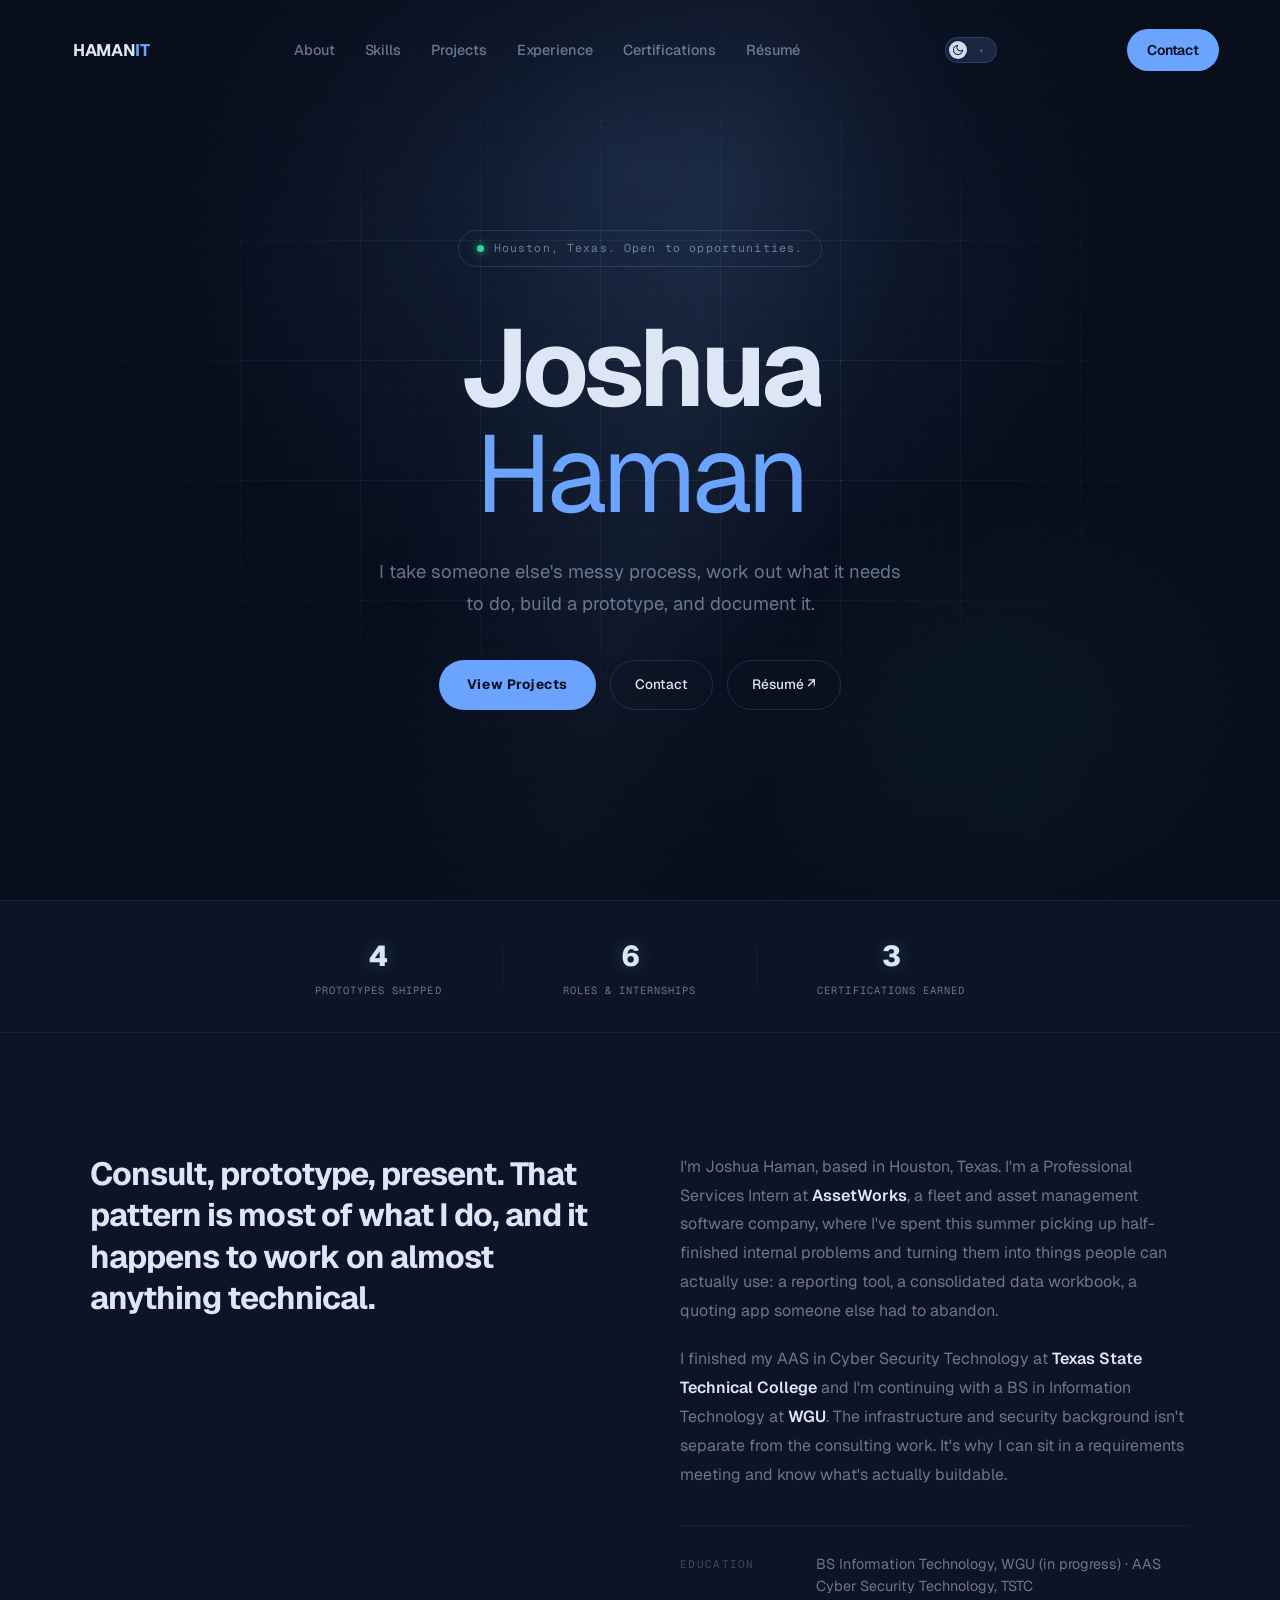
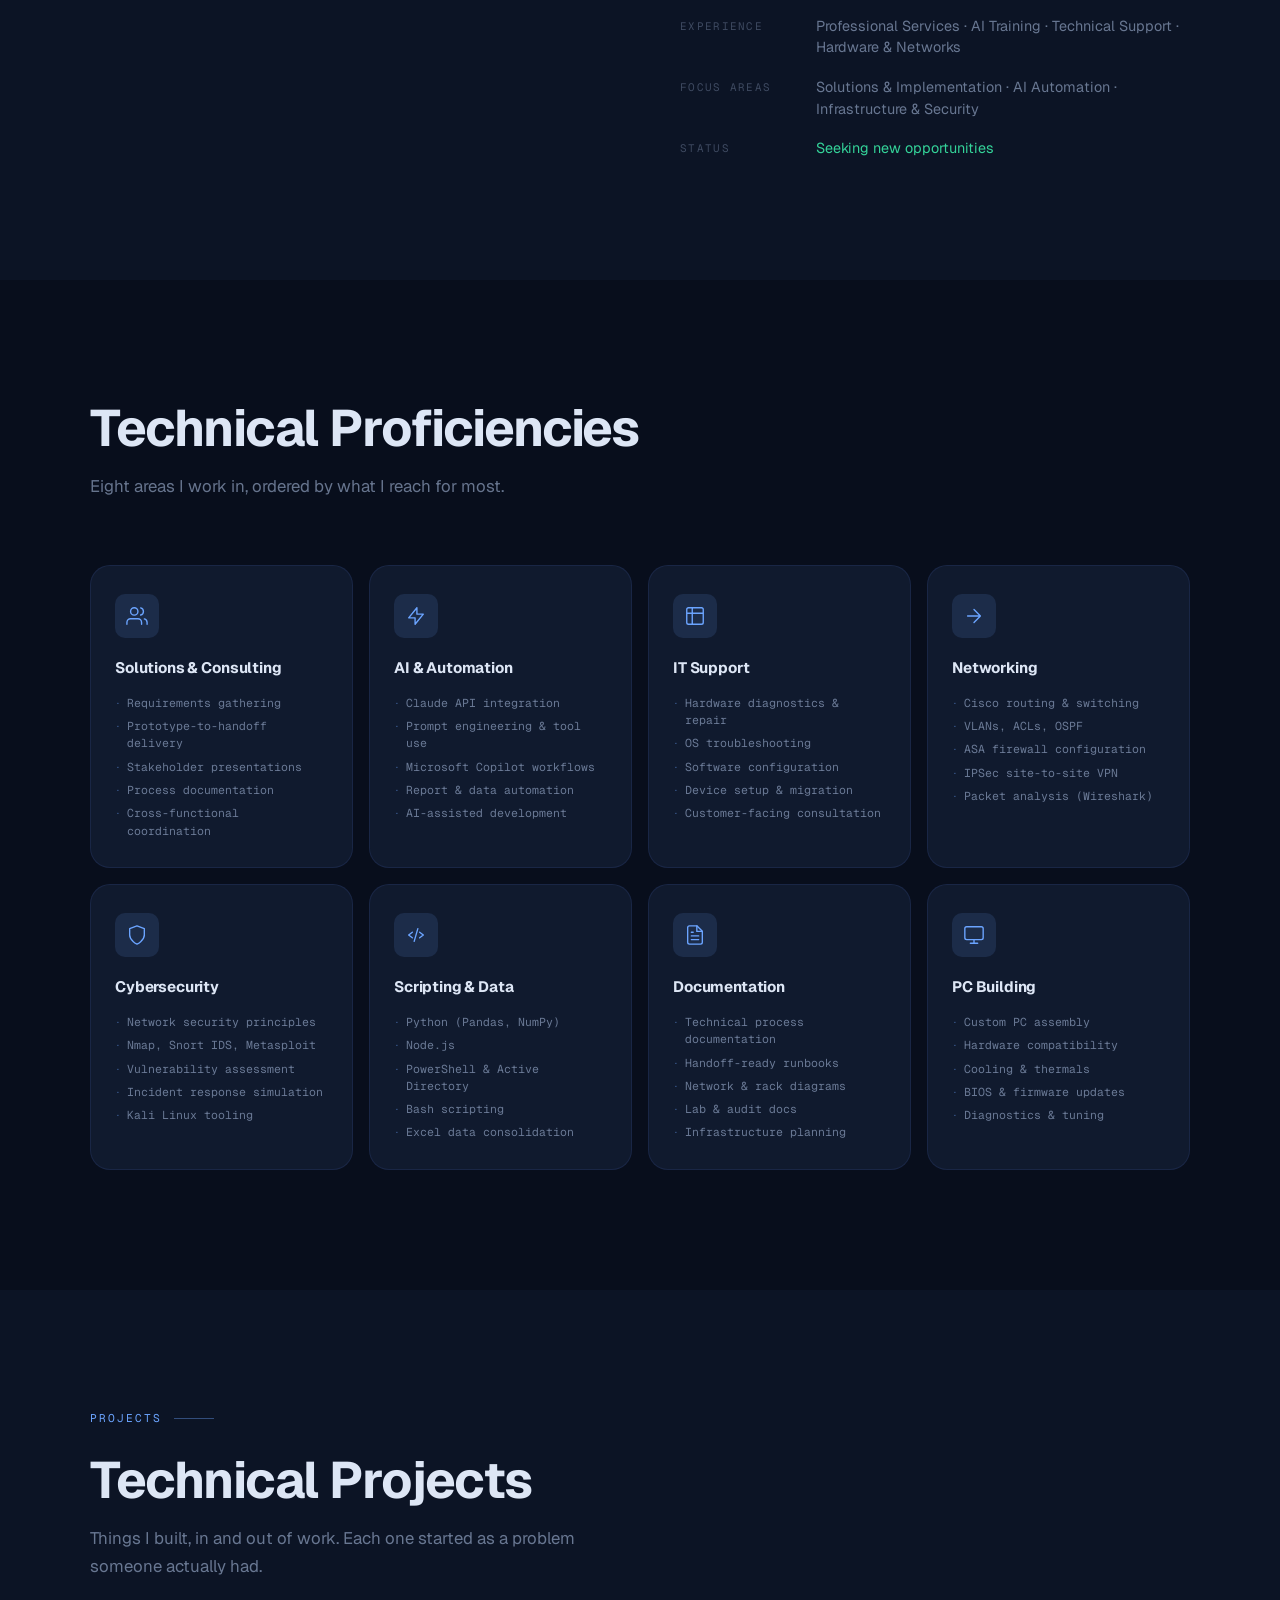
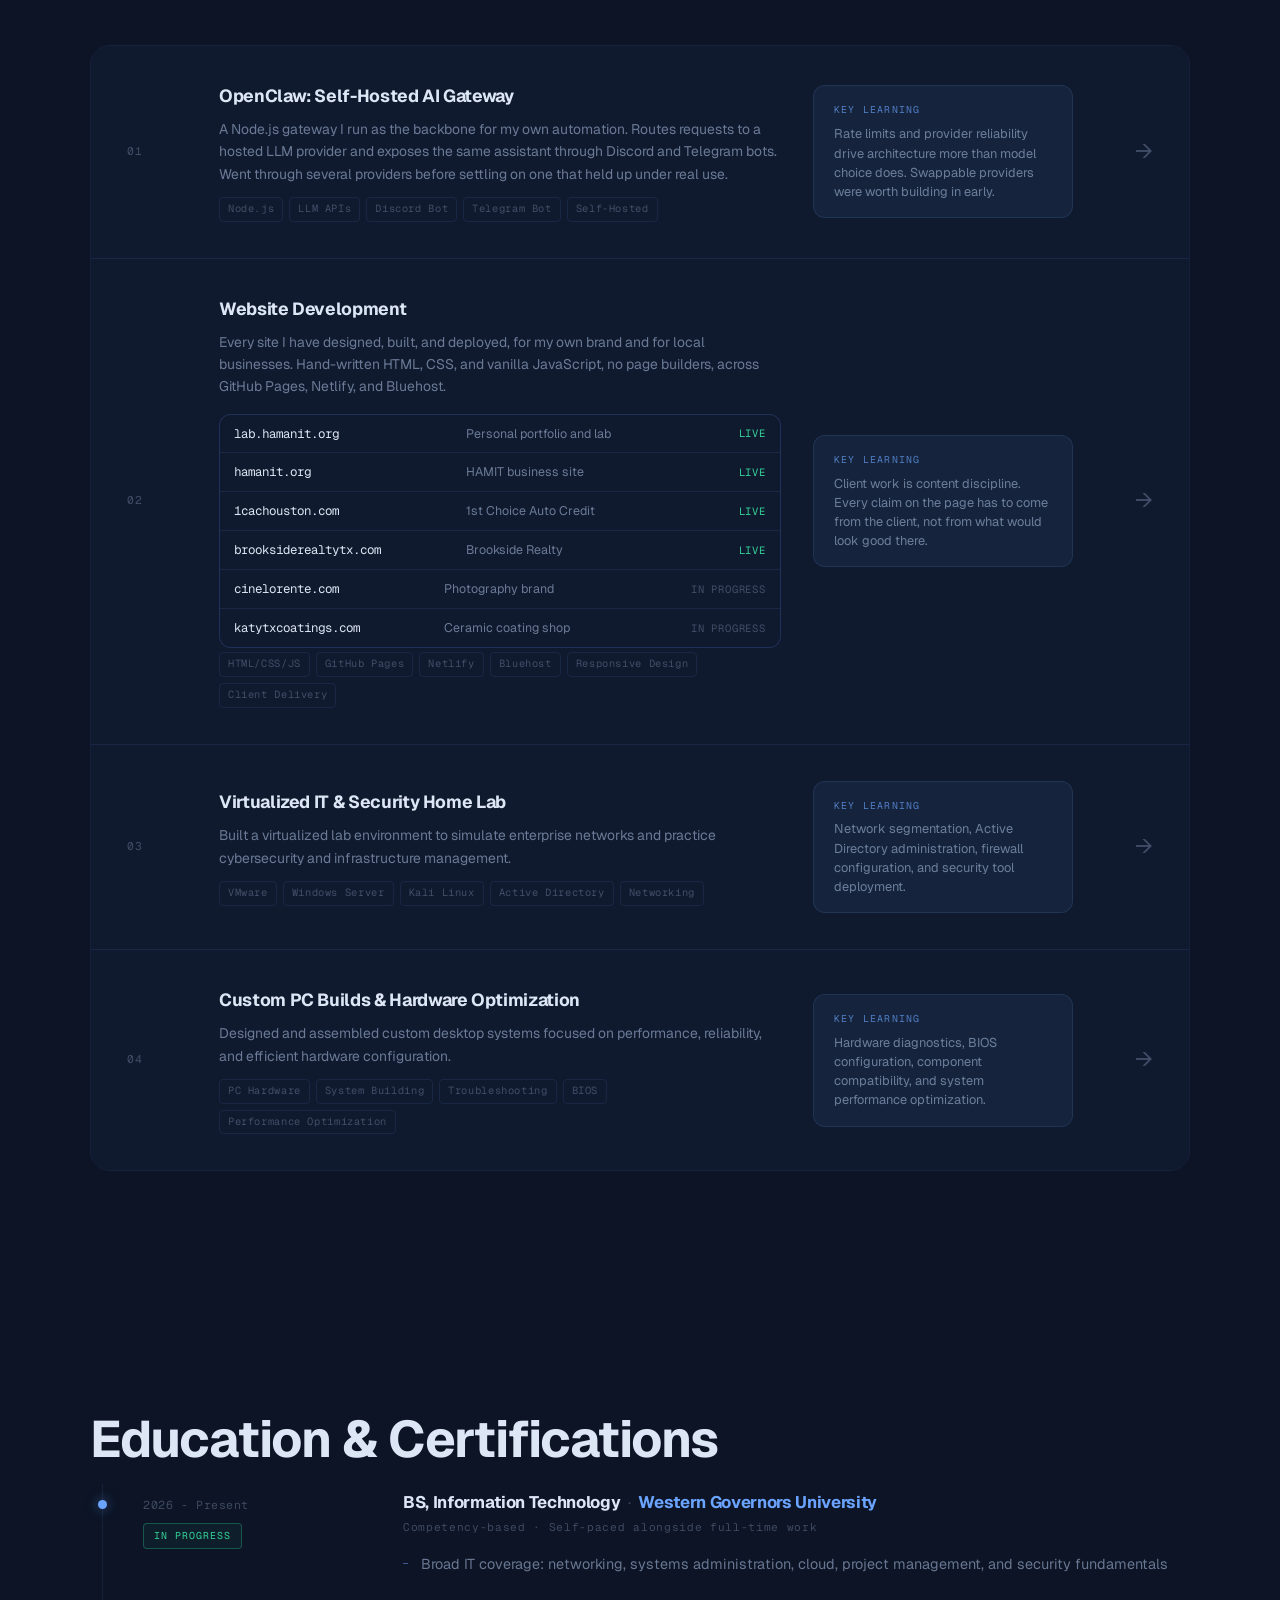
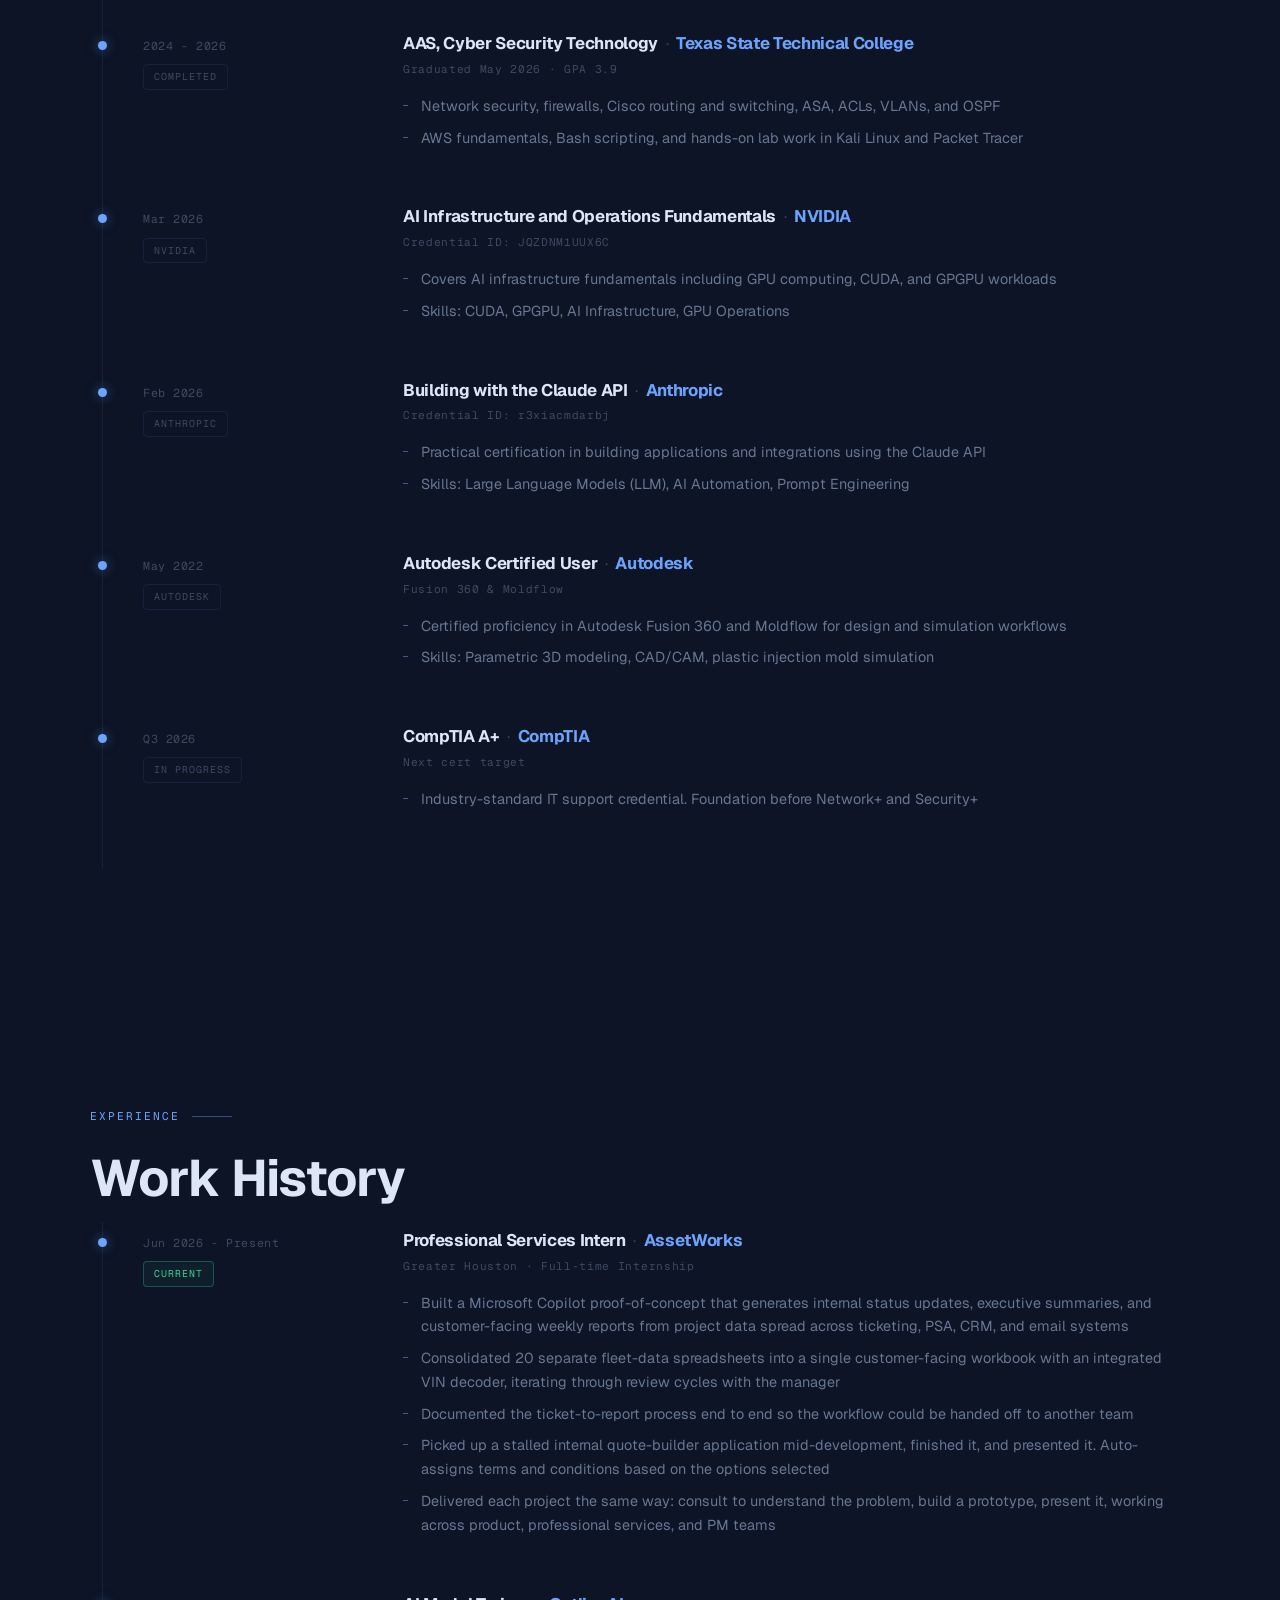
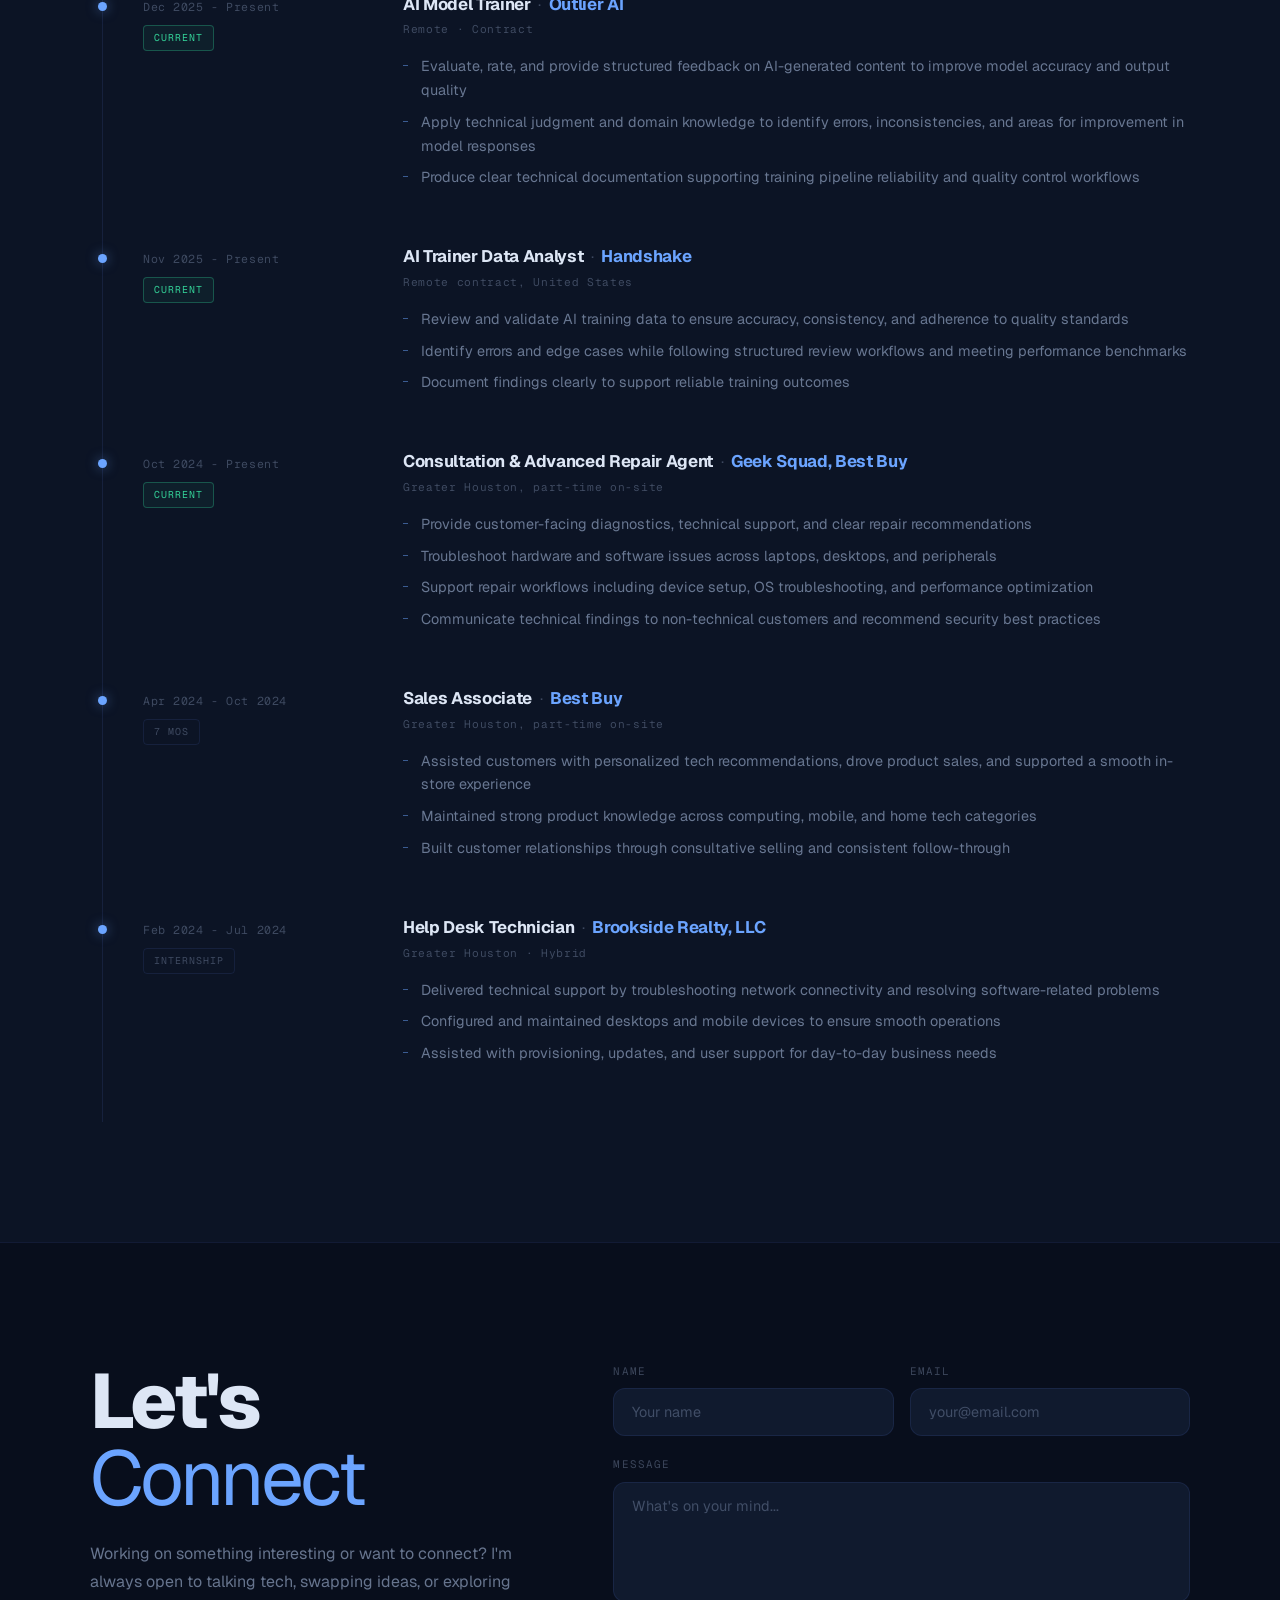
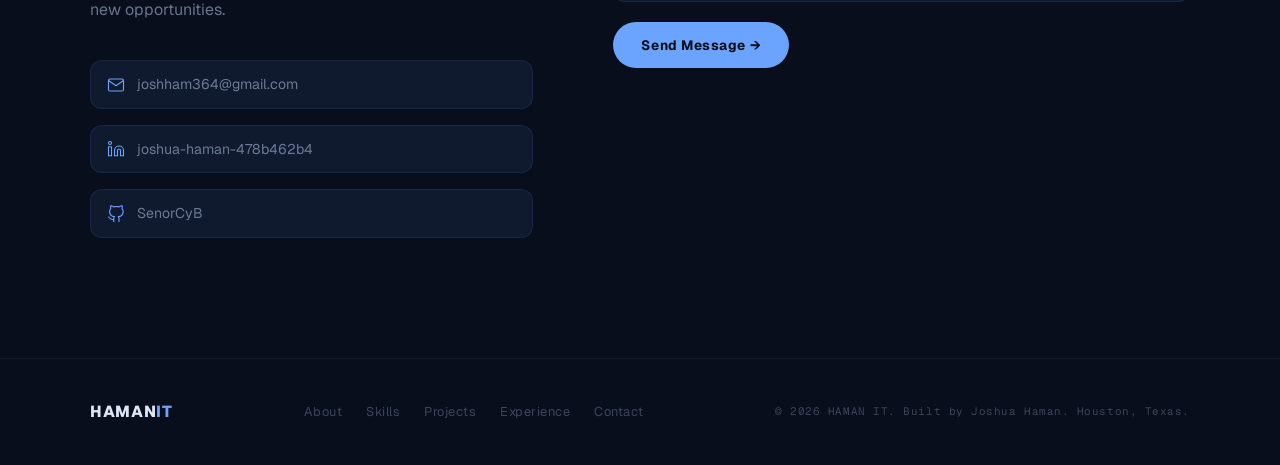
<file: index.html>
<!DOCTYPE html>
<html lang="en" data-theme="dark">
<head>
  <script>document.documentElement.classList.add('js');</script>
  <meta charset="UTF-8" />
  <meta name="viewport" content="width=device-width, initial-scale=1.0" />
  <title>Joshua Haman | IT &amp; AI Solutions Portfolio</title>
  <meta name="description" content="Joshua Haman is a Professional Services Intern at AssetWorks studying BS Information Technology at WGU. I take messy processes, build a working prototype, and hand back something documented. Houston, Texas." />
  <meta name="theme-color" content="#0a0a0c" />
  <link rel="canonical" href="https://lab.hamanit.org/" />
  <meta property="og:type" content="website" />
  <meta property="og:title" content="Joshua Haman | IT &amp; AI Solutions Portfolio" />
  <meta property="og:description" content="Consult, prototype, present. AI-augmented solutions work, IT infrastructure, and cybersecurity, built hands-on." />
  <meta property="og:url" content="https://lab.hamanit.org/" />
  <link rel="preconnect" href="https://fonts.googleapis.com" />
  <link rel="preconnect" href="https://fonts.gstatic.com" crossorigin />
  <link href="https://fonts.googleapis.com/css2?family=Geist:wght@300..800&family=Geist+Mono:wght@300..600&display=swap" rel="stylesheet" />
  <link rel="stylesheet" href="styles.css?v=20260804g" />
  <link rel="stylesheet" href="interactions.css?v=20260804g" />
</head>
<body>

<!-- ── NAV ──────────────────────────────────────────────────── -->
<nav class="nav" id="nav">
  <a href="#" class="nav-logo">HAMAN<span>IT</span></a>
  <ul class="nav-links">
    <li><a href="#about">About</a></li>
    <li><a href="#skills">Skills</a></li>
    <li><a href="#projects">Projects</a></li>
    <li><a href="#experience">Experience</a></li>
    <li><a href="#certifications">Certifications</a></li>
    <li><a href="/Joshua_Haman_Resume.pdf" target="_blank">Résumé</a></li>
  </ul>
  <button class="theme-toggle" id="themeToggle" aria-label="Toggle light/dark mode">
    <div class="toggle-track">
      <div class="toggle-thumb">
        <svg class="icon-moon" width="12" height="12" viewBox="0 0 24 24" fill="none" aria-hidden="true"><path stroke="currentColor" stroke-width="2" stroke-linecap="round" stroke-linejoin="round" d="M21 12.79A9 9 0 1 1 11.21 3 7 7 0 0 0 21 12.79z"/></svg>
        <svg class="icon-sun" width="12" height="12" viewBox="0 0 24 24" fill="none" aria-hidden="true"><circle cx="12" cy="12" r="4" stroke="currentColor" stroke-width="2"/><path stroke="currentColor" stroke-width="2" stroke-linecap="round" d="M12 2v2M12 20v2M4.9 4.9l1.4 1.4M17.7 17.7l1.4 1.4M2 12h2M20 12h2M4.9 19.1l1.4-1.4M17.7 6.3l1.4-1.4"/></svg>
      </div>
    </div>
  </button>
  <a href="#contact" class="nav-cta">Contact</a>
  <button class="nav-hamburger" id="hamburger" aria-label="Menu">
    <span></span><span></span>
  </button>
</nav>

<!-- ── MOBILE MENU ───────────────────────────────────────────── -->
<div class="mobile-menu" id="mobile-menu">
  <a href="#about"     class="mm-link">About</a>
  <a href="#skills"    class="mm-link">Skills</a>
  <a href="#projects"  class="mm-link">Projects</a>
  <a href="#experience" class="mm-link">Experience</a>
  <a href="#certifications" class="mm-link">Certifications</a>
  <a href="/Joshua_Haman_Resume.pdf" class="mm-link" target="_blank">Résumé</a>
  <a href="#contact"   class="mm-cta">Contact →</a>
</div>

<!-- ── HERO ─────────────────────────────────────────────────── -->
<section class="hero" id="hero">
  <!-- Background depth. Slow drifting colour fields instead of the old
       particle canvas: the constant motion of individual dots was the part
       that read as busy. These move too slowly to track, so they add depth
       without asking the eye to follow anything. -->
  <div class="hero-aurora" aria-hidden="true">
    <span class="aurora-field af1"></span>
    <span class="aurora-field af2"></span>
  </div>
  <div class="hero-grid-lines"></div>
  <div class="hero-sweep" aria-hidden="true"></div>
  <div class="hero-noise"></div>
  <div class="hero-vignette" aria-hidden="true"></div>

  <div class="hero-badge">
    <span class="badge-dot"></span>
    Houston, Texas. Open to opportunities.
  </div>

  <div class="hero-content">
    <h1 class="hero-name">
      <span class="hero-name-line" style="--d:0s">Joshua</span>
      <span class="hero-name-line accent" style="--d:0.08s">Haman</span>
    </h1>
    <p class="hero-bio" style="--d:0.50s">
      I take someone else's messy process, work out what it needs to do,
      build a prototype, and document it.
    </p>
    <div class="hero-actions" style="--d:0.62s">
      <a href="#projects" class="btn-primary">View Projects</a>
      <a href="#contact"  class="btn-ghost">Contact</a>
      <a href="/Joshua_Haman_Resume.pdf" class="btn-ghost" target="_blank">Résumé ↗</a>
    </div>
  </div>
</section>

<!-- ── STATS ────────────────────────────────────────────────── -->
<section class="stat-band">
  <div class="container hero-stat-bar">
    <div class="hero-stat">
      <span class="stat-num">4</span>
      <span class="stat-label">Prototypes Shipped</span>
    </div>
    <div class="hero-stat-div"></div>
    <div class="hero-stat">
      <span class="stat-num">6</span>
      <span class="stat-label">Roles &amp; Internships</span>
    </div>
    <div class="hero-stat-div"></div>
    <div class="hero-stat">
      <span class="stat-num">3</span>
      <span class="stat-label">Certifications Earned</span>
    </div>
  </div>
</section>

<!-- ── ABOUT ─────────────────────────────────────────────────── -->
<section class="about section-pad" id="about">
  <div class="container">
    <div class="about-grid">
      <div class="about-headline">
        <h2>Consult, prototype, present. That pattern is most of what I do, and it happens to work on almost anything technical.</h2>
      </div>
      <div class="about-body">
        <p>I'm Joshua Haman, based in Houston, Texas. I'm a Professional Services Intern at <strong>AssetWorks</strong>, a fleet and asset management software company, where I've spent this summer picking up half-finished internal problems and turning them into things people can actually use: a reporting tool, a consolidated data workbook, a quoting app someone else had to abandon.</p>
        <p>I finished my AAS in Cyber Security Technology at <strong>Texas State Technical College</strong> and I'm continuing with a BS in Information Technology at <strong>WGU</strong>. The infrastructure and security background isn't separate from the consulting work. It's why I can sit in a requirements meeting and know what's actually buildable.</p>
        <div class="about-details">
          <div class="about-detail-item">
            <span class="detail-label">Education</span>
            <span class="detail-value">BS Information Technology, WGU (in progress) · AAS Cyber Security Technology, TSTC</span>
          </div>
          <div class="about-detail-item">
            <span class="detail-label">Experience</span>
            <span class="detail-value">Professional Services · AI Training · Technical Support · Hardware &amp; Networks</span>
          </div>
          <div class="about-detail-item">
            <span class="detail-label">Focus Areas</span>
            <span class="detail-value">Solutions &amp; Implementation · AI Automation · Infrastructure &amp; Security</span>
          </div>
          <div class="about-detail-item">
            <span class="detail-label">Status</span>
            <span class="detail-value status-open">Seeking new opportunities</span>
          </div>
        </div>
      </div>
    </div>
  </div>
</section>

<!-- ── SKILLS ─────────────────────────────────────────────────── -->
<section class="skills section-pad" id="skills">
  <div class="container">
    <h2 class="section-title">Technical Proficiencies</h2>
    <p class="section-sub">Eight areas I work in, ordered by what I reach for most.</p>
    <div class="skills-grid">

      <div class="skill-card" data-index="0">
        <div class="skill-card-icon"><svg width="22" height="22" fill="none" viewBox="0 0 24 24"><path stroke="currentColor" stroke-width="1.5" stroke-linecap="round" stroke-linejoin="round" d="M17 21v-2a4 4 0 0 0-4-4H5a4 4 0 0 0-4 4v2M9 11a4 4 0 1 0 0-8 4 4 0 0 0 0 8zM23 21v-2a4 4 0 0 0-3-3.87M16 3.13a4 4 0 0 1 0 7.75"/></svg></div>
        <h3>Solutions &amp; Consulting</h3>
        <ul>
          <li>Requirements gathering</li>
          <li>Prototype-to-handoff delivery</li>
          <li>Stakeholder presentations</li>
          <li>Process documentation</li>
          <li>Cross-functional coordination</li>
        </ul>
      </div>

      <div class="skill-card" data-index="1">
        <div class="skill-card-icon"><svg width="22" height="22" fill="none" viewBox="0 0 24 24"><path stroke="currentColor" stroke-width="1.5" stroke-linecap="round" stroke-linejoin="round" d="M13 10V3L4 14h7v7l9-11h-7z"/></svg></div>
        <h3>AI &amp; Automation</h3>
        <ul>
          <li>Claude API integration</li>
          <li>Prompt engineering &amp; tool use</li>
          <li>Microsoft Copilot workflows</li>
          <li>Report &amp; data automation</li>
          <li>AI-assisted development</li>
        </ul>
      </div>

      <div class="skill-card" data-index="2">
        <div class="skill-card-icon"><svg width="22" height="22" fill="none" viewBox="0 0 24 24"><path stroke="currentColor" stroke-width="1.5" stroke-linecap="round" stroke-linejoin="round" d="M9 3H5a2 2 0 0 0-2 2v4m6-6h10a2 2 0 0 1 2 2v4M9 3v18m0 0h10a2 2 0 0 0 2-2V9M9 21H5a2 2 0 0 1-2-2V9m0 0h18"/></svg></div>
        <h3>IT Support</h3>
        <ul>
          <li>Hardware diagnostics &amp; repair</li>
          <li>OS troubleshooting</li>
          <li>Software configuration</li>
          <li>Device setup &amp; migration</li>
          <li>Customer-facing consultation</li>
        </ul>
      </div>

      <div class="skill-card" data-index="3">
        <div class="skill-card-icon"><svg width="22" height="22" fill="none" viewBox="0 0 24 24"><path stroke="currentColor" stroke-width="1.5" stroke-linecap="round" stroke-linejoin="round" d="M5 12h14M12 5l7 7-7 7"/></svg></div>
        <h3>Networking</h3>
        <ul>
          <li>Cisco routing &amp; switching</li>
          <li>VLANs, ACLs, OSPF</li>
          <li>ASA firewall configuration</li>
          <li>IPSec site-to-site VPN</li>
          <li>Packet analysis (Wireshark)</li>
        </ul>
      </div>

      <div class="skill-card" data-index="4">
        <div class="skill-card-icon"><svg width="22" height="22" fill="none" viewBox="0 0 24 24"><path stroke="currentColor" stroke-width="1.5" stroke-linecap="round" stroke-linejoin="round" d="M12 22s8-4 8-10V5l-8-3-8 3v7c0 6 8 10 8 10z"/></svg></div>
        <h3>Cybersecurity</h3>
        <ul>
          <li>Network security principles</li>
          <li>Nmap, Snort IDS, Metasploit</li>
          <li>Vulnerability assessment</li>
          <li>Incident response simulation</li>
          <li>Kali Linux tooling</li>
        </ul>
      </div>

      <div class="skill-card" data-index="5">
        <div class="skill-card-icon"><svg width="22" height="22" fill="none" viewBox="0 0 24 24"><path stroke="currentColor" stroke-width="1.5" stroke-linecap="round" stroke-linejoin="round" d="M8 9l-4 3 4 3M16 9l4 3-4 3M14 5l-4 14"/></svg></div>
        <h3>Scripting &amp; Data</h3>
        <ul>
          <li>Python (Pandas, NumPy)</li>
          <li>Node.js</li>
          <li>PowerShell &amp; Active Directory</li>
          <li>Bash scripting</li>
          <li>Excel data consolidation</li>
        </ul>
      </div>

      <div class="skill-card" data-index="6">
        <div class="skill-card-icon"><svg width="22" height="22" fill="none" viewBox="0 0 24 24"><path stroke="currentColor" stroke-width="1.5" stroke-linecap="round" stroke-linejoin="round" d="M14 2H6a2 2 0 0 0-2 2v16a2 2 0 0 0 2 2h12a2 2 0 0 0 2-2V8z"/><path stroke="currentColor" stroke-width="1.5" stroke-linecap="round" d="M14 2v6h6M16 13H8M16 17H8M10 9H8"/></svg></div>
        <h3>Documentation</h3>
        <ul>
          <li>Technical process documentation</li>
          <li>Handoff-ready runbooks</li>
          <li>Network &amp; rack diagrams</li>
          <li>Lab &amp; audit docs</li>
          <li>Infrastructure planning</li>
        </ul>
      </div>

      <div class="skill-card" data-index="7">
        <div class="skill-card-icon"><svg width="22" height="22" fill="none" viewBox="0 0 24 24"><rect x="2" y="3" width="20" height="14" rx="2" stroke="currentColor" stroke-width="1.5"/><path stroke="currentColor" stroke-width="1.5" stroke-linecap="round" d="M8 21h8M12 17v4"/></svg></div>
        <h3>PC Building</h3>
        <ul>
          <li>Custom PC assembly</li>
          <li>Hardware compatibility</li>
          <li>Cooling &amp; thermals</li>
          <li>BIOS &amp; firmware updates</li>
          <li>Diagnostics &amp; tuning</li>
        </ul>
      </div>

    </div>
  </div>
</section>

<!-- ── PROJECTS ───────────────────────────────────────────────── -->
<section class="projects section-pad" id="projects">
  <div class="container">
    <div class="section-label">Projects</div>
    <h2 class="section-title">Technical Projects</h2>
    <p class="section-sub">Things I built, in and out of work. Each one started as a problem someone actually had.</p>
    <div class="projects-list">

      <a href="projects/openclaw.html" class="project-row">
        <div class="project-num">01</div>
        <div class="project-info">
          <h3>OpenClaw: Self-Hosted AI Gateway</h3>
          <p>A Node.js gateway I run as the backbone for my own automation. Routes requests to a hosted LLM provider and exposes the same assistant through Discord and Telegram bots. Went through several providers before settling on one that held up under real use.</p>
          <div class="project-tags">
            <span>Node.js</span><span>LLM APIs</span><span>Discord Bot</span><span>Telegram Bot</span>
            <span>Self-Hosted</span>
          </div>
        </div>
        <div class="project-key-learning">
          <span class="kl-label">Key Learning</span>
          <span class="kl-text">Rate limits and provider reliability drive architecture more than model choice does. Swappable providers were worth building in early.</span>
        </div>
        <div class="project-arrow">→</div>
      </a>

      <a href="projects/portfolio-website.html" class="project-row">
        <div class="project-num">02</div>
        <div class="project-info">
          <h3>Website Development</h3>
          <p>Every site I have designed, built, and deployed, for my own brand and for local businesses. Hand-written HTML, CSS, and vanilla JavaScript, no page builders, across GitHub Pages, Netlify, and Bluehost.</p>
          <ul class="project-sites">
            <li><span class="site-name">lab.hamanit.org</span><span class="site-role">Personal portfolio and lab</span><span class="site-state is-live">Live</span></li>
            <li><span class="site-name">hamanit.org</span><span class="site-role">HAMIT business site</span><span class="site-state is-live">Live</span></li>
            <li><span class="site-name">1cachouston.com</span><span class="site-role">1st Choice Auto Credit</span><span class="site-state is-live">Live</span></li>
            <li><span class="site-name">brooksiderealtytx.com</span><span class="site-role">Brookside Realty</span><span class="site-state is-live">Live</span></li>
            <li><span class="site-name">cinelorente.com</span><span class="site-role">Photography brand</span><span class="site-state">In progress</span></li>
            <li><span class="site-name">katytxcoatings.com</span><span class="site-role">Ceramic coating shop</span><span class="site-state">In progress</span></li>
          </ul>
          <div class="project-tags">
            <span>HTML/CSS/JS</span><span>GitHub Pages</span><span>Netlify</span><span>Bluehost</span>
            <span>Responsive Design</span><span>Client Delivery</span>
          </div>
        </div>
        <div class="project-key-learning">
          <span class="kl-label">Key Learning</span>
          <span class="kl-text">Client work is content discipline. Every claim on the page has to come from the client, not from what would look good there.</span>
        </div>
        <div class="project-arrow">→</div>
      </a>

      <a href="projects/homelab.html" class="project-row">
        <div class="project-num">03</div>
        <div class="project-info">
          <h3>Virtualized IT &amp; Security Home Lab</h3>
          <p>Built a virtualized lab environment to simulate enterprise networks and practice cybersecurity and infrastructure management.</p>
          <div class="project-tags">
            <span>VMware</span><span>Windows Server</span><span>Kali Linux</span>
            <span>Active Directory</span><span>Networking</span>
          </div>
        </div>
        <div class="project-key-learning">
          <span class="kl-label">Key Learning</span>
          <span class="kl-text">Network segmentation, Active Directory administration, firewall configuration, and security tool deployment.</span>
        </div>
        <div class="project-arrow">→</div>
      </a>

      <a href="projects/network-scanner.html" class="project-row">
        <div class="project-num">04</div>
        <div class="project-info">
          <h3>Custom PC Builds &amp; Hardware Optimization</h3>
          <p>Designed and assembled custom desktop systems focused on performance, reliability, and efficient hardware configuration.</p>
          <div class="project-tags">
            <span>PC Hardware</span><span>System Building</span><span>Troubleshooting</span>
            <span>BIOS</span><span>Performance Optimization</span>
          </div>
        </div>
        <div class="project-key-learning">
          <span class="kl-label">Key Learning</span>
          <span class="kl-text">Hardware diagnostics, BIOS configuration, component compatibility, and system performance optimization.</span>
        </div>
        <div class="project-arrow">→</div>
      </a>

    </div>
  </div>
</section>



<!-- ── EXPERIENCE ─────────────────────────────────────────────── -->
<section class="experience section-pad" id="certifications">
  <div class="container">
    <h2 class="section-title">Education &amp; Certifications</h2>
    <div class="timeline">

      <div class="timeline-item">
        <div class="timeline-meta">
          <span class="timeline-date">2026 - Present</span>
          <span class="timeline-badge current">In Progress</span>
        </div>
        <div class="timeline-content">
          <h3>BS, Information Technology <span class="timeline-sep">·</span> <span class="timeline-company">Western Governors University</span></h3>
          <span class="timeline-location">Competency-based · Self-paced alongside full-time work</span>
          <ul class="timeline-bullets">
            <li>Broad IT coverage: networking, systems administration, cloud, project management, and security fundamentals</li>
          </ul>
        </div>
      </div>

      <div class="timeline-item">
        <div class="timeline-meta">
          <span class="timeline-date">2024 - 2026</span>
          <span class="timeline-badge">Completed</span>
        </div>
        <div class="timeline-content">
          <h3>AAS, Cyber Security Technology <span class="timeline-sep">·</span> <span class="timeline-company">Texas State Technical College</span></h3>
          <span class="timeline-location">Graduated May 2026 · GPA 3.9</span>
          <ul class="timeline-bullets">
            <li>Network security, firewalls, Cisco routing and switching, ASA, ACLs, VLANs, and OSPF</li>
            <li>AWS fundamentals, Bash scripting, and hands-on lab work in Kali Linux and Packet Tracer</li>
          </ul>
        </div>
      </div>

      <div class="timeline-item">
        <div class="timeline-meta">
          <span class="timeline-date">Mar 2026</span>
          <span class="timeline-badge">NVIDIA</span>
        </div>
        <div class="timeline-content">
          <h3>AI Infrastructure and Operations Fundamentals <span class="timeline-sep">·</span> <span class="timeline-company">NVIDIA</span></h3>
          <span class="timeline-location">Credential ID: JQZDNM1UUX6C</span>
          <ul class="timeline-bullets">
            <li>Covers AI infrastructure fundamentals including GPU computing, CUDA, and GPGPU workloads</li>
            <li>Skills: CUDA, GPGPU, AI Infrastructure, GPU Operations</li>
          </ul>
        </div>
      </div>

      <div class="timeline-item">
        <div class="timeline-meta">
          <span class="timeline-date">Feb 2026</span>
          <span class="timeline-badge">Anthropic</span>
        </div>
        <div class="timeline-content">
          <h3>Building with the Claude API <span class="timeline-sep">·</span> <span class="timeline-company">Anthropic</span></h3>
          <span class="timeline-location">Credential ID: r3xiacmdarbj</span>
          <ul class="timeline-bullets">
            <li>Practical certification in building applications and integrations using the Claude API</li>
            <li>Skills: Large Language Models (LLM), AI Automation, Prompt Engineering</li>
          </ul>
        </div>
      </div>

      <div class="timeline-item">
        <div class="timeline-meta">
          <span class="timeline-date">May 2022</span>
          <span class="timeline-badge">Autodesk</span>
        </div>
        <div class="timeline-content">
          <h3>Autodesk Certified User <span class="timeline-sep">·</span> <span class="timeline-company">Autodesk</span></h3>
          <span class="timeline-location">Fusion 360 &amp; Moldflow</span>
          <ul class="timeline-bullets">
            <li>Certified proficiency in Autodesk Fusion 360 and Moldflow for design and simulation workflows</li>
            <li>Skills: Parametric 3D modeling, CAD/CAM, plastic injection mold simulation</li>
          </ul>
        </div>
      </div>

      <div class="timeline-item">
        <div class="timeline-meta">
          <span class="timeline-date">Q3 2026</span>
          <span class="timeline-badge">In Progress</span>
        </div>
        <div class="timeline-content">
          <h3>CompTIA A+ <span class="timeline-sep">·</span> <span class="timeline-company">CompTIA</span></h3>
          <span class="timeline-location">Next cert target</span>
          <ul class="timeline-bullets">
            <li>Industry-standard IT support credential. Foundation before Network+ and Security+</li>
          </ul>
        </div>
      </div>

    </div>
  </div>
</section>

<section class="experience section-pad" id="experience">
  <div class="container">
    <div class="section-label">Experience</div>
    <h2 class="section-title">Work History</h2>
    <div class="timeline">

      <div class="timeline-item">
        <div class="timeline-meta">
          <span class="timeline-date">Jun 2026 - Present</span>
          <span class="timeline-badge current">Current</span>
        </div>
        <div class="timeline-content">
          <h3>Professional Services Intern <span class="timeline-sep">·</span> <span class="timeline-company">AssetWorks</span></h3>
          <span class="timeline-location">Greater Houston · Full-time Internship</span>
          <ul class="timeline-bullets">
            <li>Built a Microsoft Copilot proof-of-concept that generates internal status updates, executive summaries, and customer-facing weekly reports from project data spread across ticketing, PSA, CRM, and email systems</li>
            <li>Consolidated 20 separate fleet-data spreadsheets into a single customer-facing workbook with an integrated VIN decoder, iterating through review cycles with the manager</li>
            <li>Documented the ticket-to-report process end to end so the workflow could be handed off to another team</li>
            <li>Picked up a stalled internal quote-builder application mid-development, finished it, and presented it. Auto-assigns terms and conditions based on the options selected</li>
            <li>Delivered each project the same way: consult to understand the problem, build a prototype, present it, working across product, professional services, and PM teams</li>
          </ul>
        </div>
      </div>

      <div class="timeline-item">
        <div class="timeline-meta">
          <span class="timeline-date">Dec 2025 - Present</span>
          <span class="timeline-badge current">Current</span>
        </div>
        <div class="timeline-content">
          <h3>AI Model Trainer <span class="timeline-sep">·</span> <span class="timeline-company">Outlier AI</span></h3>
          <span class="timeline-location">Remote · Contract</span>
          <ul class="timeline-bullets">
            <li>Evaluate, rate, and provide structured feedback on AI-generated content to improve model accuracy and output quality</li>
            <li>Apply technical judgment and domain knowledge to identify errors, inconsistencies, and areas for improvement in model responses</li>
            <li>Produce clear technical documentation supporting training pipeline reliability and quality control workflows</li>
          </ul>
        </div>
      </div>

      <div class="timeline-item">
        <div class="timeline-meta">
          <span class="timeline-date">Nov 2025 - Present</span>
          <span class="timeline-badge current">Current</span>
        </div>
        <div class="timeline-content">
          <h3>AI Trainer Data Analyst <span class="timeline-sep">·</span> <span class="timeline-company">Handshake</span></h3>
          <span class="timeline-location">Remote contract, United States</span>
          <ul class="timeline-bullets">
            <li>Review and validate AI training data to ensure accuracy, consistency, and adherence to quality standards</li>
            <li>Identify errors and edge cases while following structured review workflows and meeting performance benchmarks</li>
            <li>Document findings clearly to support reliable training outcomes</li>
          </ul>
        </div>
      </div>

      <div class="timeline-item">
        <div class="timeline-meta">
          <span class="timeline-date">Oct 2024 - Present</span>
          <span class="timeline-badge current">Current</span>
        </div>
        <div class="timeline-content">
          <h3>Consultation &amp; Advanced Repair Agent <span class="timeline-sep">·</span> <span class="timeline-company">Geek Squad, Best Buy</span></h3>
          <span class="timeline-location">Greater Houston, part-time on-site</span>
          <ul class="timeline-bullets">
            <li>Provide customer-facing diagnostics, technical support, and clear repair recommendations</li>
            <li>Troubleshoot hardware and software issues across laptops, desktops, and peripherals</li>
            <li>Support repair workflows including device setup, OS troubleshooting, and performance optimization</li>
            <li>Communicate technical findings to non-technical customers and recommend security best practices</li>
          </ul>
        </div>
      </div>

      <div class="timeline-item">
        <div class="timeline-meta">
          <span class="timeline-date">Apr 2024 - Oct 2024</span>
          <span class="timeline-badge">7 mos</span>
        </div>
        <div class="timeline-content">
          <h3>Sales Associate <span class="timeline-sep">·</span> <span class="timeline-company">Best Buy</span></h3>
          <span class="timeline-location">Greater Houston, part-time on-site</span>
          <ul class="timeline-bullets">
            <li>Assisted customers with personalized tech recommendations, drove product sales, and supported a smooth in-store experience</li>
            <li>Maintained strong product knowledge across computing, mobile, and home tech categories</li>
            <li>Built customer relationships through consultative selling and consistent follow-through</li>
          </ul>
        </div>
      </div>

      <div class="timeline-item">
        <div class="timeline-meta">
          <span class="timeline-date">Feb 2024 - Jul 2024</span>
          <span class="timeline-badge">Internship</span>
        </div>
        <div class="timeline-content">
          <h3>Help Desk Technician <span class="timeline-sep">·</span> <span class="timeline-company">Brookside Realty, LLC</span></h3>
          <span class="timeline-location">Greater Houston · Hybrid</span>
          <ul class="timeline-bullets">
            <li>Delivered technical support by troubleshooting network connectivity and resolving software-related problems</li>
            <li>Configured and maintained desktops and mobile devices to ensure smooth operations</li>
            <li>Assisted with provisioning, updates, and user support for day-to-day business needs</li>
          </ul>
        </div>
      </div>

    </div>
  </div>
</section>

<!-- ── CONTACT ────────────────────────────────────────────────── -->
<section class="contact section-pad" id="contact">
  <div class="container">
    <div class="contact-grid">

      <div class="contact-left">
        <h2>Let's<br/><em>Connect</em></h2>
        <p>Working on something interesting or want to connect? I'm always open to talking tech, swapping ideas, or exploring new opportunities.</p>
        <div class="contact-links">
          <a href="mailto:joshham364@gmail.com" class="contact-link-item">
            <svg width="18" height="18" fill="none" viewBox="0 0 24 24"><path stroke="currentColor" stroke-width="1.5" stroke-linecap="round" stroke-linejoin="round" d="M4 4h16c1.1 0 2 .9 2 2v12c0 1.1-.9 2-2 2H4c-1.1 0-2-.9-2-2V6c0-1.1.9-2 2-2z"/><path stroke="currentColor" stroke-width="1.5" stroke-linecap="round" stroke-linejoin="round" d="M22 6l-10 7L2 6"/></svg>
            joshham364@gmail.com
          </a>
          <a href="https://www.linkedin.com/in/joshua-haman-478b462b4" target="_blank" class="contact-link-item">
            <svg width="18" height="18" fill="none" viewBox="0 0 24 24"><path stroke="currentColor" stroke-width="1.5" stroke-linecap="round" stroke-linejoin="round" d="M16 8a6 6 0 0 1 6 6v7h-4v-7a2 2 0 0 0-2-2 2 2 0 0 0-2 2v7h-4v-7a6 6 0 0 1 6-6zM2 9h4v12H2zM4 6a2 2 0 1 0 0-4 2 2 0 0 0 0 4z"/></svg>
            joshua-haman-478b462b4
          </a>
          <a href="https://github.com/SenorCyB" target="_blank" class="contact-link-item">
            <svg width="18" height="18" fill="none" viewBox="0 0 24 24"><path stroke="currentColor" stroke-width="1.5" stroke-linecap="round" stroke-linejoin="round" d="M9 19c-5 1.5-5-2.5-7-3m14 6v-3.87a3.37 3.37 0 0 0-.94-2.61c3.14-.35 6.44-1.54 6.44-7A5.44 5.44 0 0 0 20 4.77 5.07 5.07 0 0 0 19.91 1S18.73.65 16 2.48a13.38 13.38 0 0 0-7 0C6.27.65 5.09 1 5.09 1A5.07 5.07 0 0 0 5 4.77a5.44 5.44 0 0 0-1.5 3.78c0 5.42 3.3 6.61 6.44 7A3.37 3.37 0 0 0 9 18.13V22"/></svg>
            SenorCyB
          </a>
        </div>
      </div>

      <div class="contact-right">
        <form class="contact-form" id="contactForm">
          <div class="form-row">
            <div class="form-field">
              <label for="name">Name</label>
              <input type="text" id="name" name="name" placeholder="Your name" required />
            </div>
            <div class="form-field">
              <label for="email">Email</label>
              <input type="email" id="email" name="email" placeholder="your@email.com" required />
            </div>
          </div>
          <div class="form-field">
            <label for="message">Message</label>
            <textarea id="message" name="message" rows="5" placeholder="What's on your mind..." required></textarea>
          </div>
          <button type="submit" class="btn-primary form-submit">Send Message →</button>
          <div class="form-success" id="formSuccess">
            <svg width="20" height="20" fill="none" viewBox="0 0 24 24"><path stroke="currentColor" stroke-width="2" stroke-linecap="round" stroke-linejoin="round" d="M20 6L9 17l-5-5"/></svg>
            Message ready. If your email client didn't open, email joshham364@gmail.com directly.
          </div>
        </form>
      </div>

    </div>
  </div>
</section>

<!-- ── FOOTER ─────────────────────────────────────────────────── -->
<footer class="footer">
  <div class="container footer-inner">
    <a href="#" class="footer-logo">HAMAN<span>IT</span></a>
    <nav class="footer-nav">
      <a href="#about">About</a>
      <a href="#skills">Skills</a>
      <a href="#projects">Projects</a>
      <a href="#experience">Experience</a>
      <a href="#contact">Contact</a>
    </nav>
    <p class="footer-copy">© 2026 HAMAN IT. Built by Joshua Haman. Houston, Texas.</p>
  </div>
</footer>

<!-- ── Scroll progress wheel ──────────────────────────────────────
     Driven entirely by CSS scroll-driven animation (no scroll listener).
     Hidden where animation-timeline is unsupported, so it never renders
     stuck at a wrong value. -->
<div id="scroll-wheel" aria-hidden="true">
  <svg viewBox="0 0 36 36">
    <circle class="scroll-wheel-track" cx="18" cy="18" r="15.9"/>
    <circle class="scroll-wheel-fill"  cx="18" cy="18" r="15.9"/>
  </svg>
</div>

<!-- ── Scripts ───────────────────────────────────────────────── -->
<script>
  /* Theme toggle runs immediately to prevent flash */
  (function () {
    var root  = document.documentElement;
    var saved = localStorage.getItem('hamanit-theme') || 'dark';
    root.setAttribute('data-theme', saved);

    document.addEventListener('DOMContentLoaded', function () {
      var btn = document.getElementById('themeToggle');
      if (!btn) return;
      btn.addEventListener('click', function () {
        var next = root.getAttribute('data-theme') === 'dark' ? 'light' : 'dark';
        root.setAttribute('data-theme', next);
        localStorage.setItem('hamanit-theme', next);
      });
    });
  }());

  /* Nav scroll shrink, via an IntersectionObserver sentinel rather than a
     scroll listener (scroll handlers fire every frame and cause jank). */
  document.addEventListener('DOMContentLoaded', function () {
    var nav = document.getElementById('nav');
    if (!nav) return;
    var sentinel = document.createElement('div');
    sentinel.setAttribute('aria-hidden', 'true');
    sentinel.style.cssText = 'position:absolute;top:0;left:0;width:1px;height:40px;pointer-events:none;';
    document.body.prepend(sentinel);
    new IntersectionObserver(function (entries) {
      nav.classList.toggle('scrolled', !entries[0].isIntersecting);
    }).observe(sentinel);
  });

  /* Hamburger / mobile menu */
  document.addEventListener('DOMContentLoaded', function () {
    var hamburger  = document.getElementById('hamburger');
    var mobileMenu = document.getElementById('mobile-menu');
    if (hamburger && mobileMenu) {
      hamburger.addEventListener('click', function () {
        hamburger.classList.toggle('open');
        mobileMenu.classList.toggle('open');
      });
      mobileMenu.querySelectorAll('a').forEach(function (a) {
        a.addEventListener('click', function () {
          hamburger.classList.remove('open');
          mobileMenu.classList.remove('open');
        });
      });
    }

    /* Scroll reveal */
    var revealEls = document.querySelectorAll('.skill-card, .project-row, .service-card, .timeline-item');
    var io = new IntersectionObserver(function (entries) {
      entries.forEach(function (e) {
        if (e.isIntersecting) { e.target.classList.add('visible'); io.unobserve(e.target); }
      });
    }, { threshold: 0.1 });
    revealEls.forEach(function (el) { io.observe(el); });

    /* Reveal failsafe -hidden webviews and preview panes suspend IntersectionObserver
       callbacks, which would leave every revealed section stuck at opacity 0 forever.
       If nothing has revealed after 2.5s the observer is demonstrably dead, so force
       the final state. Healthy browsers reveal in milliseconds and never hit this. */
    setTimeout(function () {
      if (!document.querySelector('.skill-card.visible, .project-row.visible, .timeline-item.visible')) {
        document.documentElement.classList.add('reveal-fallback');
      }
    }, 2500);

    /* Service cards → scroll to contact */
    var contact = document.getElementById('contact');
    document.querySelectorAll('.service-card').forEach(function (card) {
      card.style.cursor = 'pointer';
      card.addEventListener('click', function () {
        if (contact) contact.scrollIntoView({ behavior: 'smooth' });
      });
    });

    /* Contact form */
    var form = document.getElementById('contactForm');
    if (form) {
      form.addEventListener('submit', function (e) {
        e.preventDefault();
        var name    = document.getElementById('name').value;
        var email   = document.getElementById('email').value;
        var message = document.getElementById('message').value;
        var subject = encodeURIComponent('Portfolio Contact from ' + name);
        var body    = encodeURIComponent('From: ' + name + '\nEmail: ' + email + '\n\n' + message);
        window.location.href = 'mailto:joshham364@gmail.com?subject=' + subject + '&body=' + body;
        var success = document.getElementById('formSuccess');
        if (success) success.classList.add('show');
      });
    }
  });
</script>

<script src="interactions.js?v=20260804g" defer></script>

<style>
  /* ── Scroll progress wheel ──────────────────────────────────────
     Hidden by default. Only shown where CSS scroll-driven animation
     is supported, so unsupported browsers never see a ring frozen at
     0% instead of a broken time-based animation running once on load. */
  #scroll-wheel { display: none; }

  @supports (animation-timeline: scroll()) {
    #scroll-wheel {
      display: block;
      position: fixed;
      bottom: 32px; right: 32px;
      width: 48px; height: 48px;
      z-index: 200;
      pointer-events: none;
      opacity: 0;
      animation: wheel-fade linear both;
      animation-timeline: scroll(root block);
      animation-range: 80px 200px;
    }
    #scroll-wheel svg { width: 100%; height: 100%; transform: rotate(-90deg); }
    .scroll-wheel-track { fill: none; stroke: var(--border2); stroke-width: 2.5; }
    .scroll-wheel-fill {
      fill: none;
      stroke: var(--accent);
      stroke-width: 2.5;
      stroke-linecap: round;
      stroke-dasharray: 100;
      stroke-dashoffset: 100;
      animation: wheel-fill linear both;
      animation-timeline: scroll(root block);
    }
    @keyframes wheel-fade { to { opacity: 1; } }
    @keyframes wheel-fill { to { stroke-dashoffset: 0; } }

    @media (prefers-reduced-motion: reduce) {
      #scroll-wheel { display: none; }
    }
    @media (max-width: 600px) {
      #scroll-wheel { bottom: 20px; right: 20px; width: 40px; height: 40px; }
    }
  }
</style>
</body>
</html>
</file>
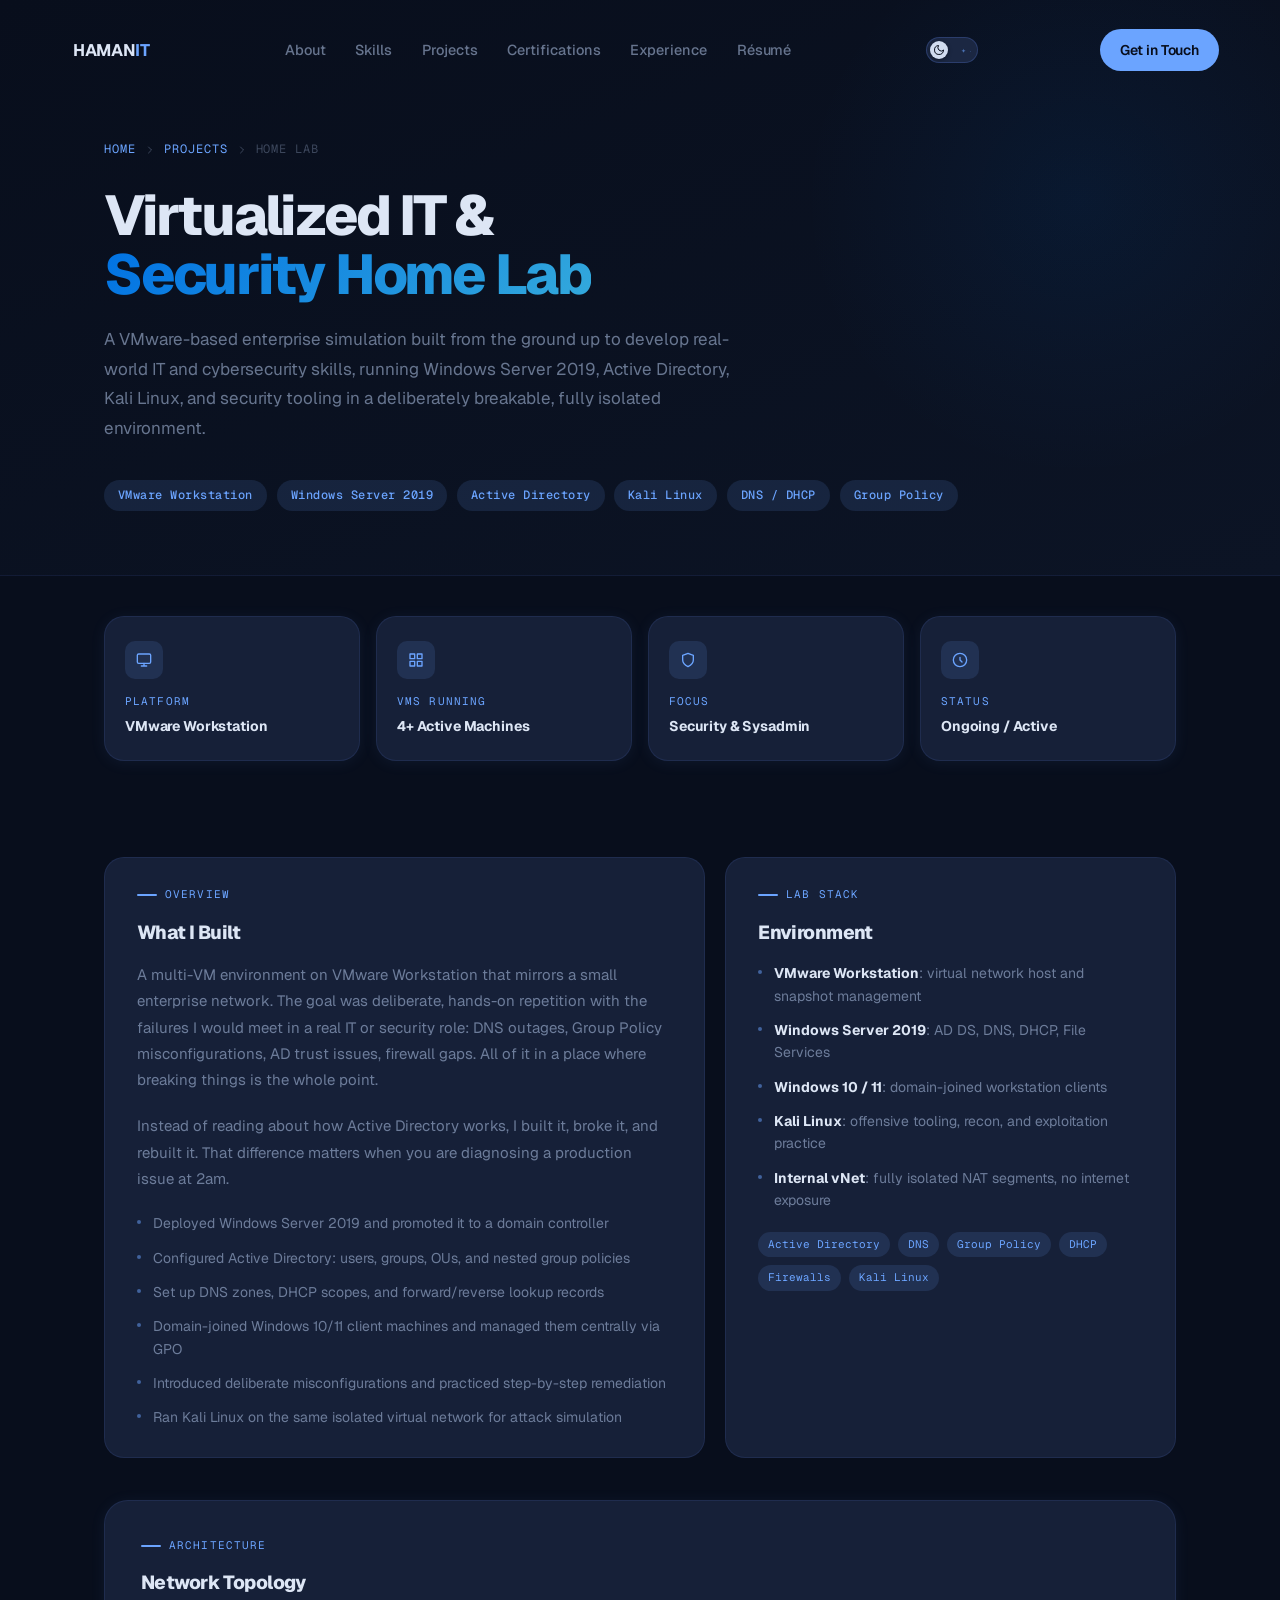
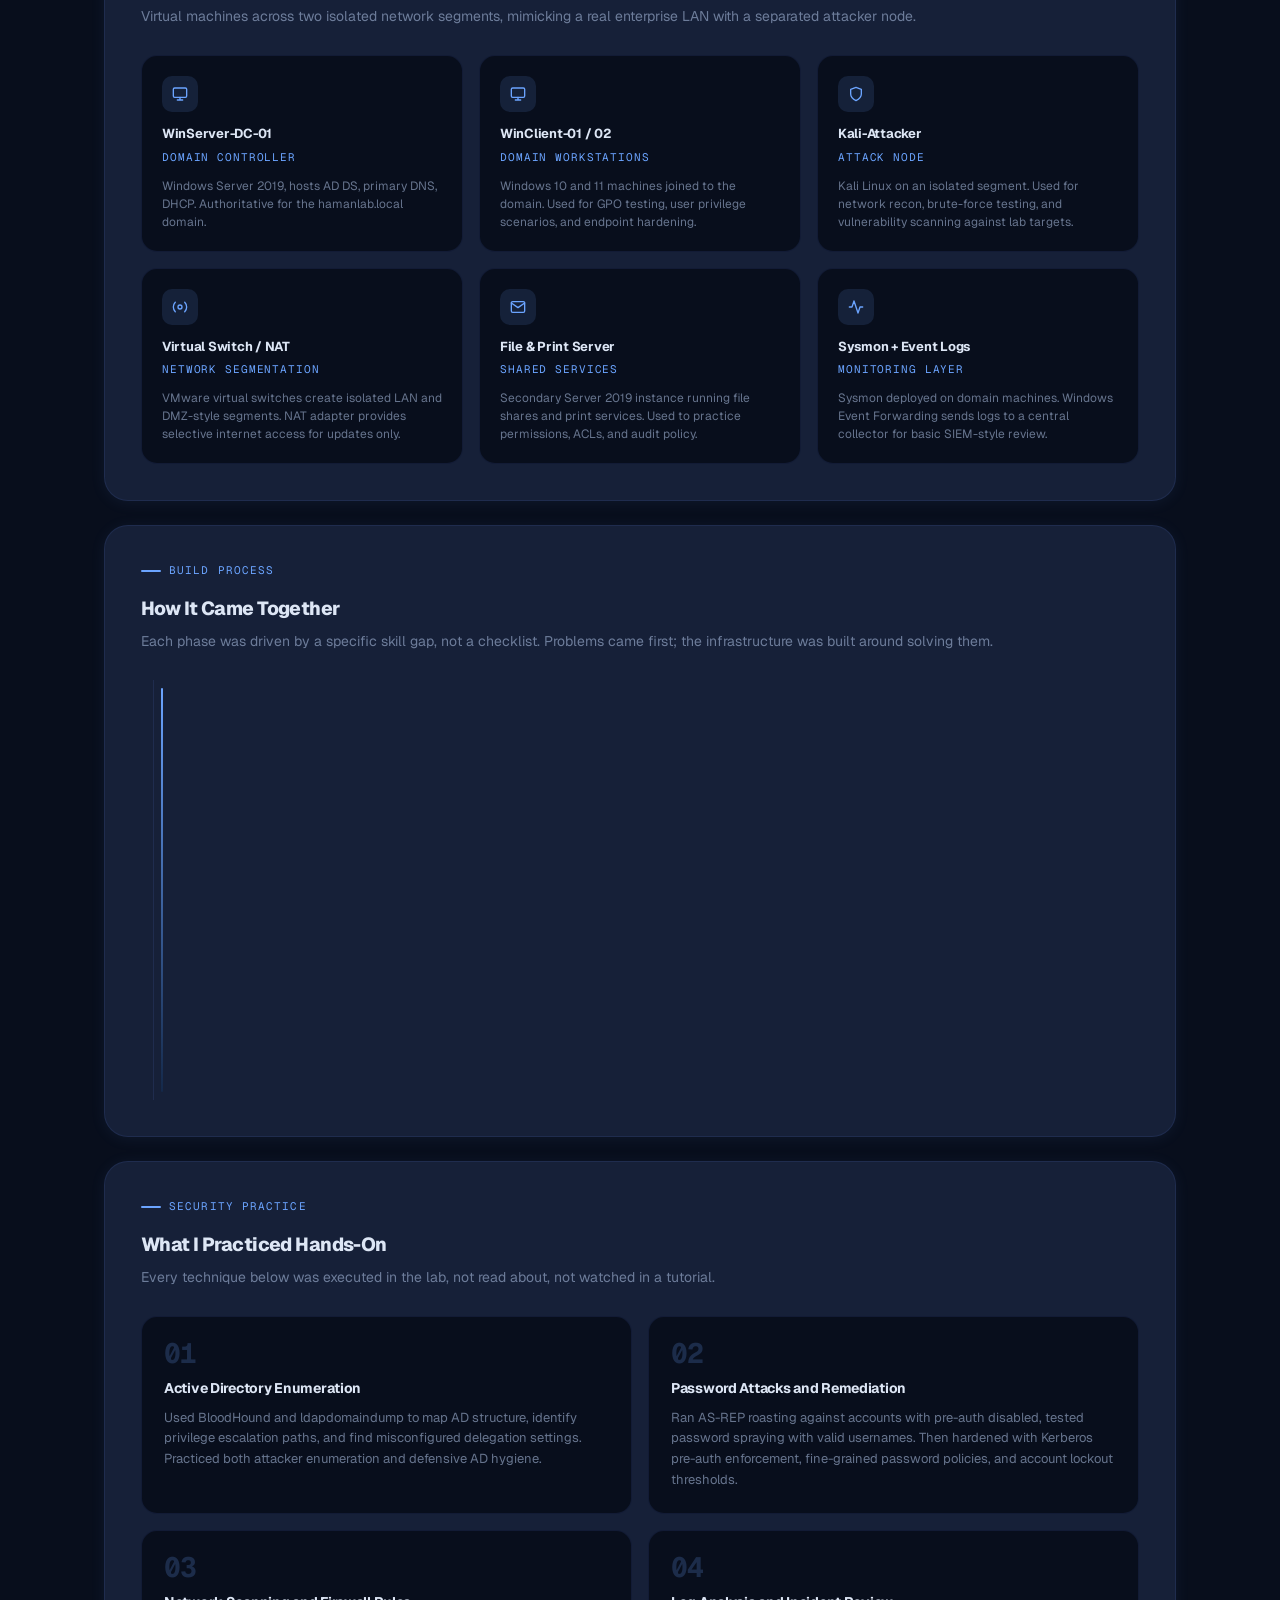
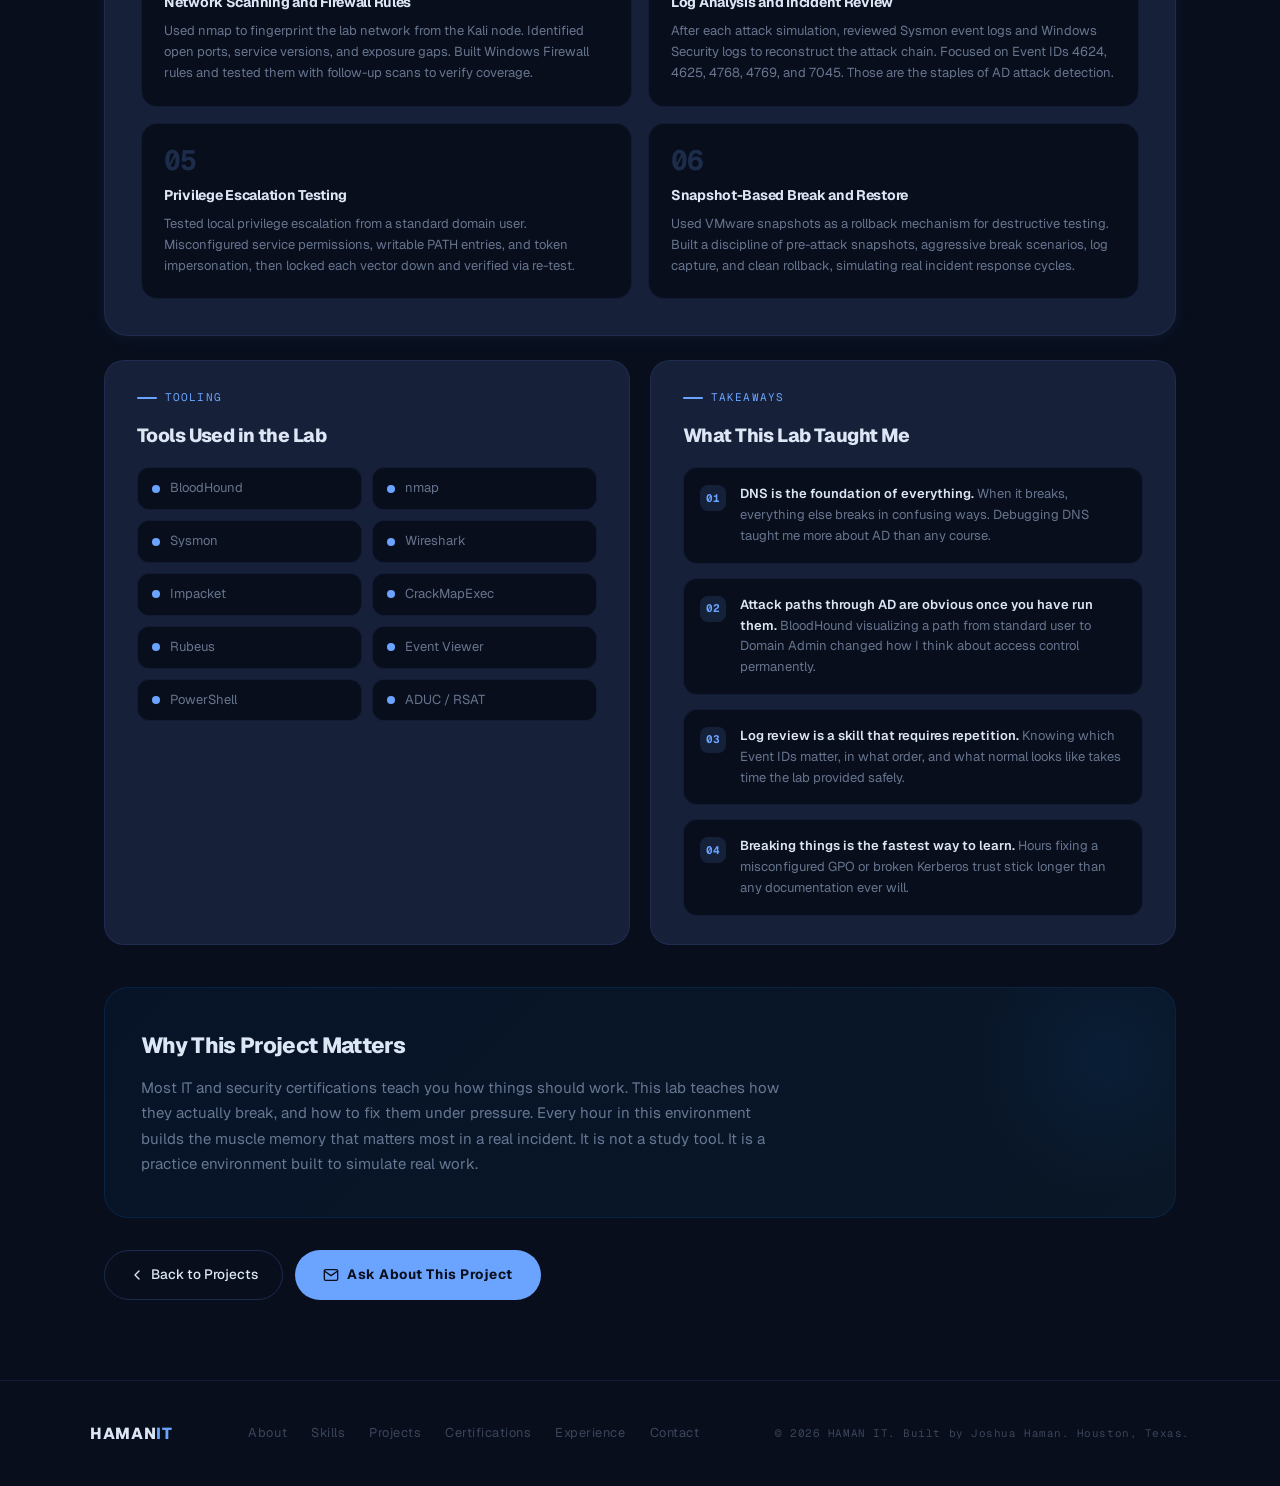
<file: projects/homelab.html>
<!DOCTYPE html>
<html lang="en" data-theme="dark">
<head>
<script>
  document.documentElement.classList.add('js');
  (function () {
    var root  = document.documentElement;
    var saved = localStorage.getItem('hamanit-theme') || 'dark';
    root.setAttribute('data-theme', saved);
    document.addEventListener('DOMContentLoaded', function () {
      var btn = document.getElementById('themeToggle');
      if (!btn) return;
      btn.addEventListener('click', function () {
        var next = root.getAttribute('data-theme') === 'dark' ? 'light' : 'dark';
        root.setAttribute('data-theme', next);
        localStorage.setItem('hamanit-theme', next);
      });
    });
  }());
  /* Nav scroll shrink, via IntersectionObserver sentinel (no scroll listener) */
  document.addEventListener('DOMContentLoaded', function () {
    var nav = document.getElementById('nav');
    if (!nav) return;
    var sentinel = document.createElement('div');
    sentinel.setAttribute('aria-hidden', 'true');
    sentinel.style.cssText = 'position:absolute;top:0;left:0;width:1px;height:40px;pointer-events:none;';
    document.body.prepend(sentinel);
    new IntersectionObserver(function (entries) {
      nav.classList.toggle('scrolled', !entries[0].isIntersecting);
    }).observe(sentinel);
  });
  document.addEventListener('DOMContentLoaded', function () {
    var hamburger  = document.getElementById('hamburger');
    var mobileMenu = document.getElementById('mobile-menu');
    if (hamburger && mobileMenu) {
      hamburger.addEventListener('click', function () {
        hamburger.classList.toggle('open');
        mobileMenu.classList.toggle('open');
      });
      mobileMenu.querySelectorAll('a').forEach(function (a) {
        a.addEventListener('click', function () {
          hamburger.classList.remove('open');
          mobileMenu.classList.remove('open');
        });
      });
    }
  });
</script>
  <meta charset="UTF-8" />
  <meta name="viewport" content="width=device-width, initial-scale=1.0" />
  <title>Home Lab | HAMAN IT</title>
  <meta name="description" content="Virtualized IT &amp; Security Home Lab, VMware, Active Directory, Windows Server, and security tooling." />
  <link rel="preconnect" href="https://fonts.googleapis.com" />
  <link rel="preconnect" href="https://fonts.gstatic.com" crossorigin />
  <link href="https://fonts.googleapis.com/css2?family=Geist:wght@300..800&family=Geist+Mono:wght@300..600&display=swap" rel="stylesheet" />
  <link rel="stylesheet" href="../styles.css?v=20260804g" />
  <link rel="stylesheet" href="../interactions.css?v=20260804g" />
  <link rel="stylesheet" href="project-page.css?v=20260804g" />
  <style>
    .project-hero {
      background: linear-gradient(160deg, var(--bg) 0%, var(--bg2) 100%);
      border-bottom: 1px solid var(--border);
      padding: 140px 0 64px;
      position: relative; overflow: hidden;
    }
    .project-hero::before {
      content: ''; position: absolute;
      top: -100px; right: -100px; width: 600px; height: 600px;
      border-radius: 50%;
      background: radial-gradient(circle, rgba(0,113,227,0.08), transparent 65%);
      pointer-events: none;
    }
    .project-hero-inner { max-width: 1120px; margin: 0 auto; padding: 0 24px; }
    .project-breadcrumb {
      display: flex; align-items: center; gap: 8px;
      font-family: var(--ff-mono); font-size: 12px;
      color: var(--faint); margin-bottom: 28px;
      text-transform: uppercase; letter-spacing: 0.08em;
    }
    .project-breadcrumb a { color: var(--accent); transition: opacity 0.2s; }
    .project-breadcrumb a:hover { opacity: 0.7; }
    .project-breadcrumb svg { width: 12px; height: 12px; stroke: currentColor; fill: none; stroke-width: 2; stroke-linecap: round; stroke-linejoin: round; }
    .project-hero-title {
      font-size: clamp(2rem, 5vw, 3.5rem); font-weight: 800;
      letter-spacing: -0.04em; color: var(--text); line-height: 1.05;
      max-width: 780px; margin-bottom: 20px;
    }
    .project-hero-title .hl {
      background: linear-gradient(135deg, #0071e3, #34aadc);
      -webkit-background-clip: text; -webkit-text-fill-color: transparent; background-clip: text;
    }
    .project-hero-sub { font-size: 17px; color: var(--muted); max-width: 640px; line-height: 1.75; margin-bottom: 36px; }
    .hero-tags { display: flex; flex-wrap: wrap; gap: 10px; }
    .hero-tag {
      padding: 6px 14px; border-radius: 999px;
      border: 1px solid var(--accent-border); background: var(--accent-dim);
      color: var(--accent); font-family: var(--ff-mono); font-size: 12px;
      font-weight: 500; letter-spacing: 0.04em;
      animation: tag-pop 0.5s var(--transition) both;
    }
    @keyframes tag-pop {
      from { opacity: 0; transform: scale(0.85) translateY(6px); }
      to   { opacity: 1; transform: scale(1) translateY(0); }
    }
    .hero-tag:nth-child(1){animation-delay:0.2s}
    .hero-tag:nth-child(2){animation-delay:0.3s}
    .hero-tag:nth-child(3){animation-delay:0.4s}
    .hero-tag:nth-child(4){animation-delay:0.5s}
    .hero-tag:nth-child(5){animation-delay:0.6s}
    .hero-tag:nth-child(6){animation-delay:0.7s}
    .hero-particles { position: absolute; inset: 0; pointer-events: none; overflow: hidden; }
    .particle {
      position: absolute; border-radius: 50%;
      background: rgba(0,113,227,0.12);
      animation: float-particle linear infinite;
    }
    @keyframes float-particle {
      0%   { transform: translateY(0) rotate(0deg); opacity: 0; }
      10%  { opacity: 1; }
      90%  { opacity: 0.6; }
      100% { transform: translateY(-100vh) rotate(720deg); opacity: 0; }
    }
    #scroll-progress {
      position: fixed; top: 0; left: 0; height: 3px;
      background: linear-gradient(90deg, #0071e3, #34aadc);
      z-index: 9999; width: 100%;
      transform: scaleX(0); transform-origin: 0 50%;
      border-radius: 0 2px 2px 0;
    }
    /* Driven by CSS scroll-driven animation. Where unsupported the bar stays
       at scaleX(0), i.e. simply absent, rather than stuck at a wrong value. */
    @supports (animation-timeline: scroll()) {
      #scroll-progress {
        animation: progress-grow linear both;
        animation-timeline: scroll(root block);
      }
      @keyframes progress-grow { to { transform: scaleX(1); } }
    }
    @media (prefers-reduced-motion: reduce) { #scroll-progress { display: none; } }
    .stat-row { display: grid; grid-template-columns: repeat(4, 1fr); gap: 16px; margin: 40px 0; }
    .stat-card {
      background: var(--surface); border: 1px solid var(--border);
      border-radius: 20px; padding: 24px 20px;
      box-shadow: 0 2px 16px var(--accent-glow);
      position: relative; overflow: hidden;
      transition: transform 0.3s var(--transition), box-shadow 0.3s var(--transition);
      cursor: default;
    }
    .stat-card::after {
      content: ''; position: absolute; inset: 0; border-radius: 20px;
      background: linear-gradient(135deg, rgba(0,113,227,0.05), transparent 60%);
      opacity: 0; transition: opacity 0.3s;
    }
    .stat-card:hover { transform: translateY(-4px); box-shadow: 0 8px 32px var(--accent-glow); }
    .stat-card:hover::after { opacity: 1; }
    .stat-icon {
      width: 38px; height: 38px; border-radius: 10px;
      background: var(--accent-dim); border: 1px solid var(--accent-border);
      display: flex; align-items: center; justify-content: center; margin-bottom: 14px;
    }
    .stat-icon svg { width: 16px; height: 16px; stroke: var(--accent); fill: none; stroke-width: 2; stroke-linecap: round; stroke-linejoin: round; }
    .stat-label { font-family: var(--ff-mono); font-size: 11px; text-transform: uppercase; letter-spacing: 0.1em; color: var(--accent); margin-bottom: 6px; }
    .stat-value { font-size: 14px; font-weight: 700; color: var(--text); line-height: 1.4; letter-spacing: -0.01em; }
    .project-content { max-width: 1120px; margin: 0 auto; padding: 56px 24px 80px; }
    .detail-grid { display: grid; grid-template-columns: 1.2fr 0.9fr; gap: 20px; margin-bottom: 24px; }
    .section-eyebrow {
      display: flex; align-items: center; gap: 8px;
      font-family: var(--ff-mono); font-size: 11px;
      text-transform: uppercase; letter-spacing: 0.1em; color: var(--accent); margin-bottom: 14px;
    }
    .section-eyebrow::before { content: ''; display: block; width: 20px; height: 2px; border-radius: 1px; background: var(--accent); }
    .block-title { font-size: 19px; font-weight: 800; letter-spacing: -0.03em; color: var(--text); margin-bottom: 14px; }
    .skill-list { gap: 12px; }
    .skill-item { font-size: 14px; color: var(--muted); line-height: 1.6; }
    .arch-section {
      background: var(--surface); border: 1px solid var(--border);
      border-radius: 24px; padding: 36px;
      box-shadow: 0 2px 16px var(--accent-glow); margin-bottom: 24px;
    }
    .arch-diagram { display: grid; grid-template-columns: repeat(3, 1fr); gap: 16px; margin-top: 28px; }
    .arch-node {
      background: var(--bg); border: 1px solid var(--border);
      border-radius: 16px; padding: 20px;
      transition: transform 0.3s var(--transition), border-color 0.3s, box-shadow 0.3s;
      position: relative; overflow: hidden;
    }
    .arch-node::before {
      content: ''; position: absolute; top: 0; left: 0; right: 0; height: 2px;
      background: linear-gradient(90deg, var(--accent), #34aadc);
      opacity: 0; transition: opacity 0.3s;
    }
    .arch-node:hover { transform: translateY(-4px); border-color: var(--accent-border); box-shadow: 0 8px 24px var(--accent-glow); }
    .arch-node:hover::before { opacity: 1; }
    .arch-node-icon {
      width: 36px; height: 36px; border-radius: 10px;
      background: var(--accent-dim); border: 1px solid var(--accent-border);
      display: flex; align-items: center; justify-content: center; margin-bottom: 12px;
    }
    .arch-node-icon svg { width: 16px; height: 16px; stroke: var(--accent); fill: none; stroke-width: 2; stroke-linecap: round; stroke-linejoin: round; }
    .arch-node-name { font-size: 13px; font-weight: 700; color: var(--text); margin-bottom: 4px; letter-spacing: -0.02em; }
    .arch-node-role { font-family: var(--ff-mono); font-size: 11px; color: var(--accent); margin-bottom: 10px; text-transform: uppercase; letter-spacing: 0.08em; }
    .arch-node-detail { font-size: 12px; color: var(--muted); line-height: 1.5; }
    .timeline-section {
      background: var(--surface); border: 1px solid var(--border);
      border-radius: 24px; padding: 36px;
      box-shadow: 0 2px 16px var(--accent-glow); margin-bottom: 24px;
    }
    .timeline { position: relative; padding-left: 24px; margin-top: 28px; }
    .timeline::before {
      content: ''; position: absolute; left: 7px; top: 8px; bottom: 8px;
      width: 2px; background: linear-gradient(180deg, var(--accent), rgba(0,113,227,0.1));
      border-radius: 1px;
    }
    .timeline-item { position: relative; padding-bottom: 32px; }
    .timeline-item:last-child { padding-bottom: 0; }
    .timeline-dot {
      position: absolute; left: -20px; top: 6px;
      width: 14px; height: 14px; border-radius: 50%;
      background: var(--accent); border: 2px solid var(--bg);
      box-shadow: 0 0 0 3px var(--accent-dim);
    }
    .timeline-phase { font-family: var(--ff-mono); font-size: 11px; text-transform: uppercase; letter-spacing: 0.08em; color: var(--accent); margin-bottom: 6px; }
    .timeline-title { font-size: 15px; font-weight: 700; color: var(--text); margin-bottom: 8px; letter-spacing: -0.02em; }
    .timeline-text { font-size: 13px; color: var(--muted); line-height: 1.65; }
    .techniques-section {
      background: var(--surface); border: 1px solid var(--border);
      border-radius: 24px; padding: 36px;
      box-shadow: 0 2px 16px var(--accent-glow); margin-bottom: 24px;
    }
    .technique-grid { display: grid; grid-template-columns: repeat(2, 1fr); gap: 16px; margin-top: 28px; }
    .technique-card {
      background: var(--bg); border: 1px solid var(--border);
      border-radius: 16px; padding: 22px;
      transition: transform 0.3s var(--transition), border-color 0.3s, box-shadow 0.3s;
    }
    .technique-card:hover { transform: translateY(-3px); border-color: var(--accent-border); box-shadow: 0 6px 20px var(--accent-glow); }
    .technique-number { font-family: var(--ff-mono); font-size: 28px; font-weight: 700; color: var(--accent); opacity: 0.2; line-height: 1; margin-bottom: 10px; letter-spacing: -0.04em; }
    .technique-title { font-size: 14px; font-weight: 700; color: var(--text); margin-bottom: 8px; letter-spacing: -0.02em; }
    .technique-text { font-size: 13px; color: var(--muted); line-height: 1.6; }
    .bottom-grid { display: grid; grid-template-columns: 1fr 1fr; gap: 20px; margin-bottom: 24px; }
    .tool-grid { display: grid; grid-template-columns: repeat(2, 1fr); gap: 10px; margin-top: 16px; }
    .tool-item {
      display: flex; align-items: center; gap: 10px;
      padding: 10px 14px; border-radius: 12px;
      border: 1px solid var(--border); background: var(--bg);
      font-size: 13px; color: var(--muted);
      transition: border-color 0.2s, color 0.2s;
    }
    .tool-item:hover { border-color: var(--accent-border); color: var(--text); }
    .tool-dot { width: 8px; height: 8px; border-radius: 50%; background: var(--accent); flex-shrink: 0; }
    .lesson-list { display: grid; gap: 14px; margin-top: 16px; }
    .lesson-item {
      display: flex; gap: 14px; align-items: flex-start;
      padding: 16px; border-radius: 14px;
      background: var(--bg); border: 1px solid var(--border); transition: border-color 0.2s;
    }
    .lesson-item:hover { border-color: var(--accent-border); }
    .lesson-num {
      font-family: var(--ff-mono); font-size: 11px; font-weight: 700;
      color: var(--accent); background: var(--accent-dim);
      border: 1px solid var(--accent-border);
      width: 26px; height: 26px; border-radius: 8px;
      display: flex; align-items: center; justify-content: center;
      flex-shrink: 0; margin-top: 1px;
    }
    .lesson-text { font-size: 13px; color: var(--muted); line-height: 1.6; }
    .lesson-text strong { color: var(--text); font-weight: 600; }
    .cta-card {
      background: linear-gradient(135deg, rgba(0,113,227,0.06), rgba(52,170,220,0.06));
      border: 1px solid rgba(0,113,227,0.15);
      border-radius: 24px; padding: 40px 36px; margin-bottom: 32px;
      position: relative; overflow: hidden;
    }
    .cta-card::before {
      content: ''; position: absolute; top: -80px; right: -80px;
      width: 300px; height: 300px; border-radius: 50%;
      background: radial-gradient(circle, rgba(0,113,227,0.08), transparent 65%);
      pointer-events: none;
    }
    .cta-card-title { font-size: 22px; font-weight: 800; letter-spacing: -0.03em; color: var(--text); margin-bottom: 12px; position: relative; }
    .cta-card-text { font-size: 15px; color: var(--muted); line-height: 1.7; max-width: 640px; position: relative; }
    .build-badge {
      padding: 4px 10px; border-radius: 999px;
      border: 1px solid var(--accent-border); background: var(--accent-dim);
      color: var(--accent); font-family: var(--ff-mono); font-size: 11px;
    }
    .anim-up {
      opacity: 0; transform: translateY(30px);
      transition: opacity 0.7s var(--transition), transform 0.7s var(--transition);
    }
    .anim-up.in-view { opacity: 1; transform: translateY(0); }
    /* Reveal failsafe: no JS, or an observer that never fires in a hidden
       webview, must not leave the page permanently blank. */
    html:not(.js) .anim-up,
    html.reveal-fallback .anim-up { opacity: 1 !important; transform: none !important; transition: none !important; }
    @media (prefers-reduced-motion: reduce) {
      .anim-up { opacity: 1 !important; transform: none !important; transition: none !important; }
      .particle { display: none; }
    }
    @media (max-width: 900px) {
      .stat-row { grid-template-columns: repeat(2, 1fr); }
      .detail-grid { grid-template-columns: 1fr; }
      .arch-diagram { grid-template-columns: 1fr 1fr; }
      .technique-grid { grid-template-columns: 1fr; }
      .bottom-grid { grid-template-columns: 1fr; }
    }
    @media (max-width: 560px) {
      .stat-row { grid-template-columns: 1fr 1fr; }
      .arch-diagram { grid-template-columns: 1fr; }
      .project-hero { padding: 120px 0 48px; }
      .cta-card { padding: 28px 22px; }
      .tool-grid { grid-template-columns: 1fr; }
    }
  </style>
</head>
<body>

<div id="scroll-progress"></div>

<nav class="nav" id="nav">
  <a href="../index.html" class="nav-logo">HAMAN<span>IT</span></a>
  <ul class="nav-links">
    <li><a href="../index.html#about">About</a></li>
    <li><a href="../index.html#skills">Skills</a></li>
    <li><a href="../index.html#projects">Projects</a></li>
    <li><a href="../index.html#certifications">Certifications</a></li>
    <li><a href="../index.html#experience">Experience</a></li>
    <li><a href="../Joshua_Haman_Resume.pdf" target="_blank">R&#233;sum&#233;</a></li>
  </ul>
  <button class="theme-toggle" id="themeToggle" aria-label="Toggle light/dark mode">
    <div class="toggle-track"><div class="toggle-thumb"><svg class="icon-moon" width="12" height="12" viewBox="0 0 24 24" fill="none" aria-hidden="true"><path stroke="currentColor" stroke-width="2" stroke-linecap="round" stroke-linejoin="round" d="M21 12.79A9 9 0 1 1 11.21 3 7 7 0 0 0 21 12.79z"/></svg><svg class="icon-sun" width="12" height="12" viewBox="0 0 24 24" fill="none" aria-hidden="true"><circle cx="12" cy="12" r="4" stroke="currentColor" stroke-width="2"/><path stroke="currentColor" stroke-width="2" stroke-linecap="round" d="M12 2v2M12 20v2M4.9 4.9l1.4 1.4M17.7 17.7l1.4 1.4M2 12h2M20 12h2M4.9 19.1l1.4-1.4M17.7 6.3l1.4-1.4"/></svg></div></div>
  </button>
  <a href="../index.html#contact" class="nav-cta">Get in Touch</a>
  <button class="nav-hamburger" id="hamburger" aria-label="Menu"><span></span><span></span></button>
</nav>

<div class="mobile-menu" id="mobile-menu">
  <a href="../index.html#about"      class="mm-link">About</a>
  <a href="../index.html#skills"     class="mm-link">Skills</a>
  <a href="../index.html#projects"   class="mm-link">Projects</a>
  <a href="../index.html#certifications"   class="mm-link">Certifications</a>
  <a href="../index.html#experience" class="mm-link">Experience</a>
  <a href="../Joshua_Haman_Resume.pdf" class="mm-link" target="_blank">R&#233;sum&#233;</a>
  <a href="../index.html#contact"    class="mm-cta">Get in Touch &#8594;</a>
</div>

<main>
  <header class="project-hero">
    <div class="hero-particles" id="hero-particles"></div>
    <div class="project-hero-inner">
      <nav class="project-breadcrumb">
        <a href="../index.html">Home</a>
        <svg viewBox="0 0 24 24"><path d="M9 18l6-6-6-6"/></svg>
        <a href="../index.html#projects">Projects</a>
        <svg viewBox="0 0 24 24"><path d="M9 18l6-6-6-6"/></svg>
        <span>Home Lab</span>
      </nav>
      <h1 class="project-hero-title">
        Virtualized IT &amp;<br><span class="hl">Security Home Lab</span>
      </h1>
      <p class="project-hero-sub">
        A VMware-based enterprise simulation built from the ground up to develop real-world IT and cybersecurity skills, running Windows Server 2019, Active Directory, Kali Linux, and security tooling in a deliberately breakable, fully isolated environment.
      </p>
      <div class="hero-tags">
        <span class="hero-tag">VMware Workstation</span>
        <span class="hero-tag">Windows Server 2019</span>
        <span class="hero-tag">Active Directory</span>
        <span class="hero-tag">Kali Linux</span>
        <span class="hero-tag">DNS / DHCP</span>
        <span class="hero-tag">Group Policy</span>
      </div>
    </div>
  </header>

  <div class="project-hero-inner" style="margin: 0 auto; max-width: 1120px; padding: 0 24px;">
    <div class="stat-row anim-up">
      <div class="stat-card" tabindex="0">
        <div class="stat-icon"><svg viewBox="0 0 24 24"><rect x="2" y="3" width="20" height="14" rx="2"/><path d="M8 21h8M12 17v4"/></svg></div>
        <div class="stat-label">Platform</div>
        <div class="stat-value">VMware Workstation</div>
      </div>
      <div class="stat-card" tabindex="0">
        <div class="stat-icon"><svg viewBox="0 0 24 24"><rect x="3" y="3" width="7" height="7"/><rect x="14" y="3" width="7" height="7"/><rect x="14" y="14" width="7" height="7"/><rect x="3" y="14" width="7" height="7"/></svg></div>
        <div class="stat-label">VMs Running</div>
        <div class="stat-value">4+ Active Machines</div>
      </div>
      <div class="stat-card" tabindex="0">
        <div class="stat-icon"><svg viewBox="0 0 24 24"><path d="M12 22s8-4 8-10V5l-8-3-8 3v7c0 6 8 10 8 10z"/></svg></div>
        <div class="stat-label">Focus</div>
        <div class="stat-value">Security &amp; Sysadmin</div>
      </div>
      <div class="stat-card" tabindex="0">
        <div class="stat-icon"><svg viewBox="0 0 24 24"><circle cx="12" cy="12" r="10"/><path d="M12 8v4l3 3"/></svg></div>
        <div class="stat-label">Status</div>
        <div class="stat-value">Ongoing / Active</div>
      </div>
    </div>
  </div>

  <div class="project-content">

    <div class="detail-grid">
      <div class="card anim-up">
        <div class="section-eyebrow">Overview</div>
        <h2 class="block-title">What I Built</h2>
        <p style="font-size:15px; color:var(--muted); line-height:1.75; margin-bottom:20px;">
          A multi-VM environment on VMware Workstation that mirrors a small enterprise network. The goal was deliberate, hands-on repetition with the failures I would meet in a real IT or security role: DNS outages, Group Policy misconfigurations, AD trust issues, firewall gaps. All of it in a place where breaking things is the whole point.
        </p>
        <p style="font-size:15px; color:var(--muted); line-height:1.75; margin-bottom:20px;">
          Instead of reading about how Active Directory works, I built it, broke it, and rebuilt it. That difference matters when you are diagnosing a production issue at 2am.
        </p>
        <ul class="skill-list">
          <li class="skill-item">Deployed Windows Server 2019 and promoted it to a domain controller</li>
          <li class="skill-item">Configured Active Directory: users, groups, OUs, and nested group policies</li>
          <li class="skill-item">Set up DNS zones, DHCP scopes, and forward/reverse lookup records</li>
          <li class="skill-item">Domain-joined Windows 10/11 client machines and managed them centrally via GPO</li>
          <li class="skill-item">Introduced deliberate misconfigurations and practiced step-by-step remediation</li>
          <li class="skill-item">Ran Kali Linux on the same isolated virtual network for attack simulation</li>
        </ul>
      </div>
      <div class="card anim-up" style="animation-delay:0.1s;">
        <div class="section-eyebrow">Lab Stack</div>
        <h2 class="block-title">Environment</h2>
        <ul class="skill-list" style="margin-bottom:20px;">
          <li class="skill-item"><strong style="color:var(--text);">VMware Workstation</strong>: virtual network host and snapshot management</li>
          <li class="skill-item"><strong style="color:var(--text);">Windows Server 2019</strong>: AD DS, DNS, DHCP, File Services</li>
          <li class="skill-item"><strong style="color:var(--text);">Windows 10 / 11</strong>: domain-joined workstation clients</li>
          <li class="skill-item"><strong style="color:var(--text);">Kali Linux</strong>: offensive tooling, recon, and exploitation practice</li>
          <li class="skill-item"><strong style="color:var(--text);">Internal vNet</strong>: fully isolated NAT segments, no internet exposure</li>
        </ul>
        <div style="display:flex; flex-wrap:wrap; gap:8px; margin-top:4px;">
          <span class="build-badge">Active Directory</span>
          <span class="build-badge">DNS</span>
          <span class="build-badge">Group Policy</span>
          <span class="build-badge">DHCP</span>
          <span class="build-badge">Firewalls</span>
          <span class="build-badge">Kali Linux</span>
        </div>
      </div>
    </div>

    <div class="arch-section anim-up">
      <div class="section-eyebrow">Architecture</div>
      <h2 class="block-title" style="margin-bottom:6px;">Network Topology</h2>
      <p style="font-size:14px; color:var(--muted); line-height:1.6;">Virtual machines across two isolated network segments, mimicking a real enterprise LAN with a separated attacker node.</p>
      <div class="arch-diagram">
        <div class="arch-node">
          <div class="arch-node-icon"><svg viewBox="0 0 24 24"><rect x="2" y="3" width="20" height="14" rx="2"/><path d="M8 21h8M12 17v4"/></svg></div>
          <div class="arch-node-name">WinServer-DC-01</div>
          <div class="arch-node-role">Domain Controller</div>
          <div class="arch-node-detail">Windows Server 2019, hosts AD DS, primary DNS, DHCP. Authoritative for the hamanlab.local domain.</div>
        </div>
        <div class="arch-node">
          <div class="arch-node-icon"><svg viewBox="0 0 24 24"><rect x="2" y="3" width="20" height="14" rx="2"/><path d="M8 21h8M12 17v4"/></svg></div>
          <div class="arch-node-name">WinClient-01 / 02</div>
          <div class="arch-node-role">Domain Workstations</div>
          <div class="arch-node-detail">Windows 10 and 11 machines joined to the domain. Used for GPO testing, user privilege scenarios, and endpoint hardening.</div>
        </div>
        <div class="arch-node">
          <div class="arch-node-icon"><svg viewBox="0 0 24 24"><path d="M12 22s8-4 8-10V5l-8-3-8 3v7c0 6 8 10 8 10z"/></svg></div>
          <div class="arch-node-name">Kali-Attacker</div>
          <div class="arch-node-role">Attack Node</div>
          <div class="arch-node-detail">Kali Linux on an isolated segment. Used for network recon, brute-force testing, and vulnerability scanning against lab targets.</div>
        </div>
        <div class="arch-node">
          <div class="arch-node-icon"><svg viewBox="0 0 24 24"><circle cx="12" cy="12" r="3"/><path d="M19.07 4.93a10 10 0 0 1 0 14.14M4.93 4.93a10 10 0 0 0 0 14.14"/></svg></div>
          <div class="arch-node-name">Virtual Switch / NAT</div>
          <div class="arch-node-role">Network Segmentation</div>
          <div class="arch-node-detail">VMware virtual switches create isolated LAN and DMZ-style segments. NAT adapter provides selective internet access for updates only.</div>
        </div>
        <div class="arch-node">
          <div class="arch-node-icon"><svg viewBox="0 0 24 24"><path d="M4 4h16c1.1 0 2 .9 2 2v12c0 1.1-.9 2-2 2H4c-1.1 0-2-.9-2-2V6c0-1.1.9-2 2-2z"/><polyline points="22,6 12,13 2,6"/></svg></div>
          <div class="arch-node-name">File &amp; Print Server</div>
          <div class="arch-node-role">Shared Services</div>
          <div class="arch-node-detail">Secondary Server 2019 instance running file shares and print services. Used to practice permissions, ACLs, and audit policy.</div>
        </div>
        <div class="arch-node">
          <div class="arch-node-icon"><svg viewBox="0 0 24 24"><polyline points="22 12 18 12 15 21 9 3 6 12 2 12"/></svg></div>
          <div class="arch-node-name">Sysmon + Event Logs</div>
          <div class="arch-node-role">Monitoring Layer</div>
          <div class="arch-node-detail">Sysmon deployed on domain machines. Windows Event Forwarding sends logs to a central collector for basic SIEM-style review.</div>
        </div>
      </div>
    </div>

    <div class="timeline-section anim-up">
      <div class="section-eyebrow">Build Process</div>
      <h2 class="block-title" style="margin-bottom:6px;">How It Came Together</h2>
      <p style="font-size:14px; color:var(--muted); line-height:1.6;">Each phase was driven by a specific skill gap, not a checklist. Problems came first; the infrastructure was built around solving them.</p>
      <div class="timeline">
        <div class="timeline-item">
          <div class="timeline-dot"></div>
          <div class="timeline-title">Bare Metal to Domain Controller</div>
          <div class="timeline-text">Installed Windows Server 2019, configured static IP, promoted to domain controller for hamanlab.local. Set up AD DS, primary DNS zone, and DHCP scope. First real taste of what breaks when DNS is misconfigured.</div>
        </div>
        <div class="timeline-item">
          <div class="timeline-dot"></div>
          <div class="timeline-title">Domain Clients and Group Policy</div>
          <div class="timeline-text">Joined Windows 10 and 11 VMs to the domain. Created OUs for different departments, built Group Policy Objects for password policy, desktop lockdown, and software deployment. Tested GPO inheritance and blocking.</div>
        </div>
        <div class="timeline-item">
          <div class="timeline-dot"></div>
          <div class="timeline-title">Deliberate Misconfigurations</div>
          <div class="timeline-text">Introduced common real-world mistakes on purpose: weak password policies, over-permissioned users, open file shares, AS-REP roastable accounts. Then diagnosed and remediated each one using the same tools an admin would use in production.</div>
        </div>
        <div class="timeline-item">
          <div class="timeline-dot"></div>
          <div class="timeline-title">Kali and Attack Simulation</div>
          <div class="timeline-text">Added Kali Linux to an isolated segment. Ran nmap recon, performed password spraying against domain accounts, used BloodHound to map attack paths through AD. Seeing the attack from the attacker side completely changed how I thought about defense.</div>
        </div>
        <div class="timeline-item">
          <div class="timeline-dot"></div>
          <div class="timeline-title">Monitoring and Hardening</div>
          <div class="timeline-text">Deployed Sysmon with SwiftOnSecurity config across domain machines. Set up Windows Event Forwarding to a central collector. Now actively building detection rules and reviewing logs after each attack simulation.</div>
        </div>
      </div>
    </div>

    <div class="techniques-section anim-up">
      <div class="section-eyebrow">Security Practice</div>
      <h2 class="block-title" style="margin-bottom:6px;">What I Practiced Hands-On</h2>
      <p style="font-size:14px; color:var(--muted); line-height:1.6;">Every technique below was executed in the lab, not read about, not watched in a tutorial.</p>
      <div class="technique-grid">
        <div class="technique-card">
          <div class="technique-number">01</div>
          <div class="technique-title">Active Directory Enumeration</div>
          <div class="technique-text">Used BloodHound and ldapdomaindump to map AD structure, identify privilege escalation paths, and find misconfigured delegation settings. Practiced both attacker enumeration and defensive AD hygiene.</div>
        </div>
        <div class="technique-card">
          <div class="technique-number">02</div>
          <div class="technique-title">Password Attacks and Remediation</div>
          <div class="technique-text">Ran AS-REP roasting against accounts with pre-auth disabled, tested password spraying with valid usernames. Then hardened with Kerberos pre-auth enforcement, fine-grained password policies, and account lockout thresholds.</div>
        </div>
        <div class="technique-card">
          <div class="technique-number">03</div>
          <div class="technique-title">Network Scanning and Firewall Rules</div>
          <div class="technique-text">Used nmap to fingerprint the lab network from the Kali node. Identified open ports, service versions, and exposure gaps. Built Windows Firewall rules and tested them with follow-up scans to verify coverage.</div>
        </div>
        <div class="technique-card">
          <div class="technique-number">04</div>
          <div class="technique-title">Log Analysis and Incident Review</div>
          <div class="technique-text">After each attack simulation, reviewed Sysmon event logs and Windows Security logs to reconstruct the attack chain. Focused on Event IDs 4624, 4625, 4768, 4769, and 7045. Those are the staples of AD attack detection.</div>
        </div>
        <div class="technique-card">
          <div class="technique-number">05</div>
          <div class="technique-title">Privilege Escalation Testing</div>
          <div class="technique-text">Tested local privilege escalation from a standard domain user. Misconfigured service permissions, writable PATH entries, and token impersonation, then locked each vector down and verified via re-test.</div>
        </div>
        <div class="technique-card">
          <div class="technique-number">06</div>
          <div class="technique-title">Snapshot-Based Break and Restore</div>
          <div class="technique-text">Used VMware snapshots as a rollback mechanism for destructive testing. Built a discipline of pre-attack snapshots, aggressive break scenarios, log capture, and clean rollback, simulating real incident response cycles.</div>
        </div>
      </div>
    </div>

    <div class="bottom-grid">
      <div class="card anim-up">
        <div class="section-eyebrow">Tooling</div>
        <h3 class="block-title">Tools Used in the Lab</h3>
        <div class="tool-grid">
          <div class="tool-item"><div class="tool-dot"></div>BloodHound</div>
          <div class="tool-item"><div class="tool-dot"></div>nmap</div>
          <div class="tool-item"><div class="tool-dot"></div>Sysmon</div>
          <div class="tool-item"><div class="tool-dot"></div>Wireshark</div>
          <div class="tool-item"><div class="tool-dot"></div>Impacket</div>
          <div class="tool-item"><div class="tool-dot"></div>CrackMapExec</div>
          <div class="tool-item"><div class="tool-dot"></div>Rubeus</div>
          <div class="tool-item"><div class="tool-dot"></div>Event Viewer</div>
          <div class="tool-item"><div class="tool-dot"></div>PowerShell</div>
          <div class="tool-item"><div class="tool-dot"></div>ADUC / RSAT</div>
        </div>
      </div>
      <div class="card anim-up" style="animation-delay:0.1s;">
        <div class="section-eyebrow">Takeaways</div>
        <h3 class="block-title">What This Lab Taught Me</h3>
        <div class="lesson-list">
          <div class="lesson-item">
            <div class="lesson-num">01</div>
            <div class="lesson-text"><strong>DNS is the foundation of everything.</strong> When it breaks, everything else breaks in confusing ways. Debugging DNS taught me more about AD than any course.</div>
          </div>
          <div class="lesson-item">
            <div class="lesson-num">02</div>
            <div class="lesson-text"><strong>Attack paths through AD are obvious once you have run them.</strong> BloodHound visualizing a path from standard user to Domain Admin changed how I think about access control permanently.</div>
          </div>
          <div class="lesson-item">
            <div class="lesson-num">03</div>
            <div class="lesson-text"><strong>Log review is a skill that requires repetition.</strong> Knowing which Event IDs matter, in what order, and what normal looks like takes time the lab provided safely.</div>
          </div>
          <div class="lesson-item">
            <div class="lesson-num">04</div>
            <div class="lesson-text"><strong>Breaking things is the fastest way to learn.</strong> Hours fixing a misconfigured GPO or broken Kerberos trust stick longer than any documentation ever will.</div>
          </div>
        </div>
      </div>
    </div>

    <div class="cta-card anim-up">
      <h3 class="cta-card-title">Why This Project Matters</h3>
      <p class="cta-card-text">
        Most IT and security certifications teach you how things should work. This lab teaches how they actually break, and how to fix them under pressure. Every hour in this environment builds the muscle memory that matters most in a real incident. It is not a study tool. It is a practice environment built to simulate real work.
      </p>
    </div>

    <div style="display:flex; gap:12px; flex-wrap:wrap;" class="anim-up">
      <a class="btn-ghost" href="../index.html#projects">
        <svg viewBox="0 0 24 24"><path d="M15 18l-6-6 6-6"/></svg>
        Back to Projects
      </a>
      <a class="btn-primary" href="mailto:joshham364@gmail.com?subject=HAMAN%20IT%20-%20Home%20Lab%20Inquiry">
        <svg viewBox="0 0 24 24"><path d="M4 4h16c1.1 0 2 .9 2 2v12c0 1.1-.9 2-2 2H4c-1.1 0-2-.9-2-2V6c0-1.1.9-2 2-2z"/><polyline points="22,6 12,13 2,6"/></svg>
        Ask About This Project
      </a>
    </div>

  </div>
</main>

<footer class="footer">
  <div class="container footer-inner">
    <a href="../index.html" class="footer-logo">HAMAN<span>IT</span></a>
    <nav class="footer-nav">
      <a href="../index.html#about">About</a>
      <a href="../index.html#skills">Skills</a>
      <a href="../index.html#projects">Projects</a>
      <a href="../index.html#certifications">Certifications</a>
      <a href="../index.html#experience">Experience</a>
      <a href="../index.html#contact">Contact</a>
    </nav>
    <p class="footer-copy">&#169; 2026 HAMAN IT. Built by Joshua Haman. Houston, Texas.</p>
  </div>
</footer>

<script src="../interactions.js?v=20260804g" defer></script>
<script>
  /* Scroll progress bar is driven by CSS scroll-driven animation, see the
     @supports block in the page styles. No scroll listener needed. */

  const animEls = document.querySelectorAll('.anim-up');
  const io = new IntersectionObserver((entries) => {
    entries.forEach((e, i) => {
      if (e.isIntersecting) {
        setTimeout(() => e.target.classList.add('in-view'), i * 60);
        io.unobserve(e.target);
      }
    });
  }, { threshold: 0.08 });
  animEls.forEach(el => io.observe(el));

  /* Reveal failsafe: hidden webviews suspend IntersectionObserver, which would
     leave every block stuck at opacity 0. */
  setTimeout(function () {
    if (!document.querySelector('.anim-up.in-view')) {
      document.documentElement.classList.add('reveal-fallback');
    }
  }, 2500);


  const container = document.getElementById('hero-particles');
  for (let i = 0; i < 14; i++) {
    const p = document.createElement('div');
    p.classList.add('particle');
    const size = Math.random() * 10 + 4;
    p.style.cssText = `width:${size}px;height:${size}px;left:${Math.random()*100}%;bottom:${-size}px;animation-duration:${8+Math.random()*12}s;animation-delay:${Math.random()*8}s;`;
    container.appendChild(p);
  }
</script>
</body>
</html>
</file>
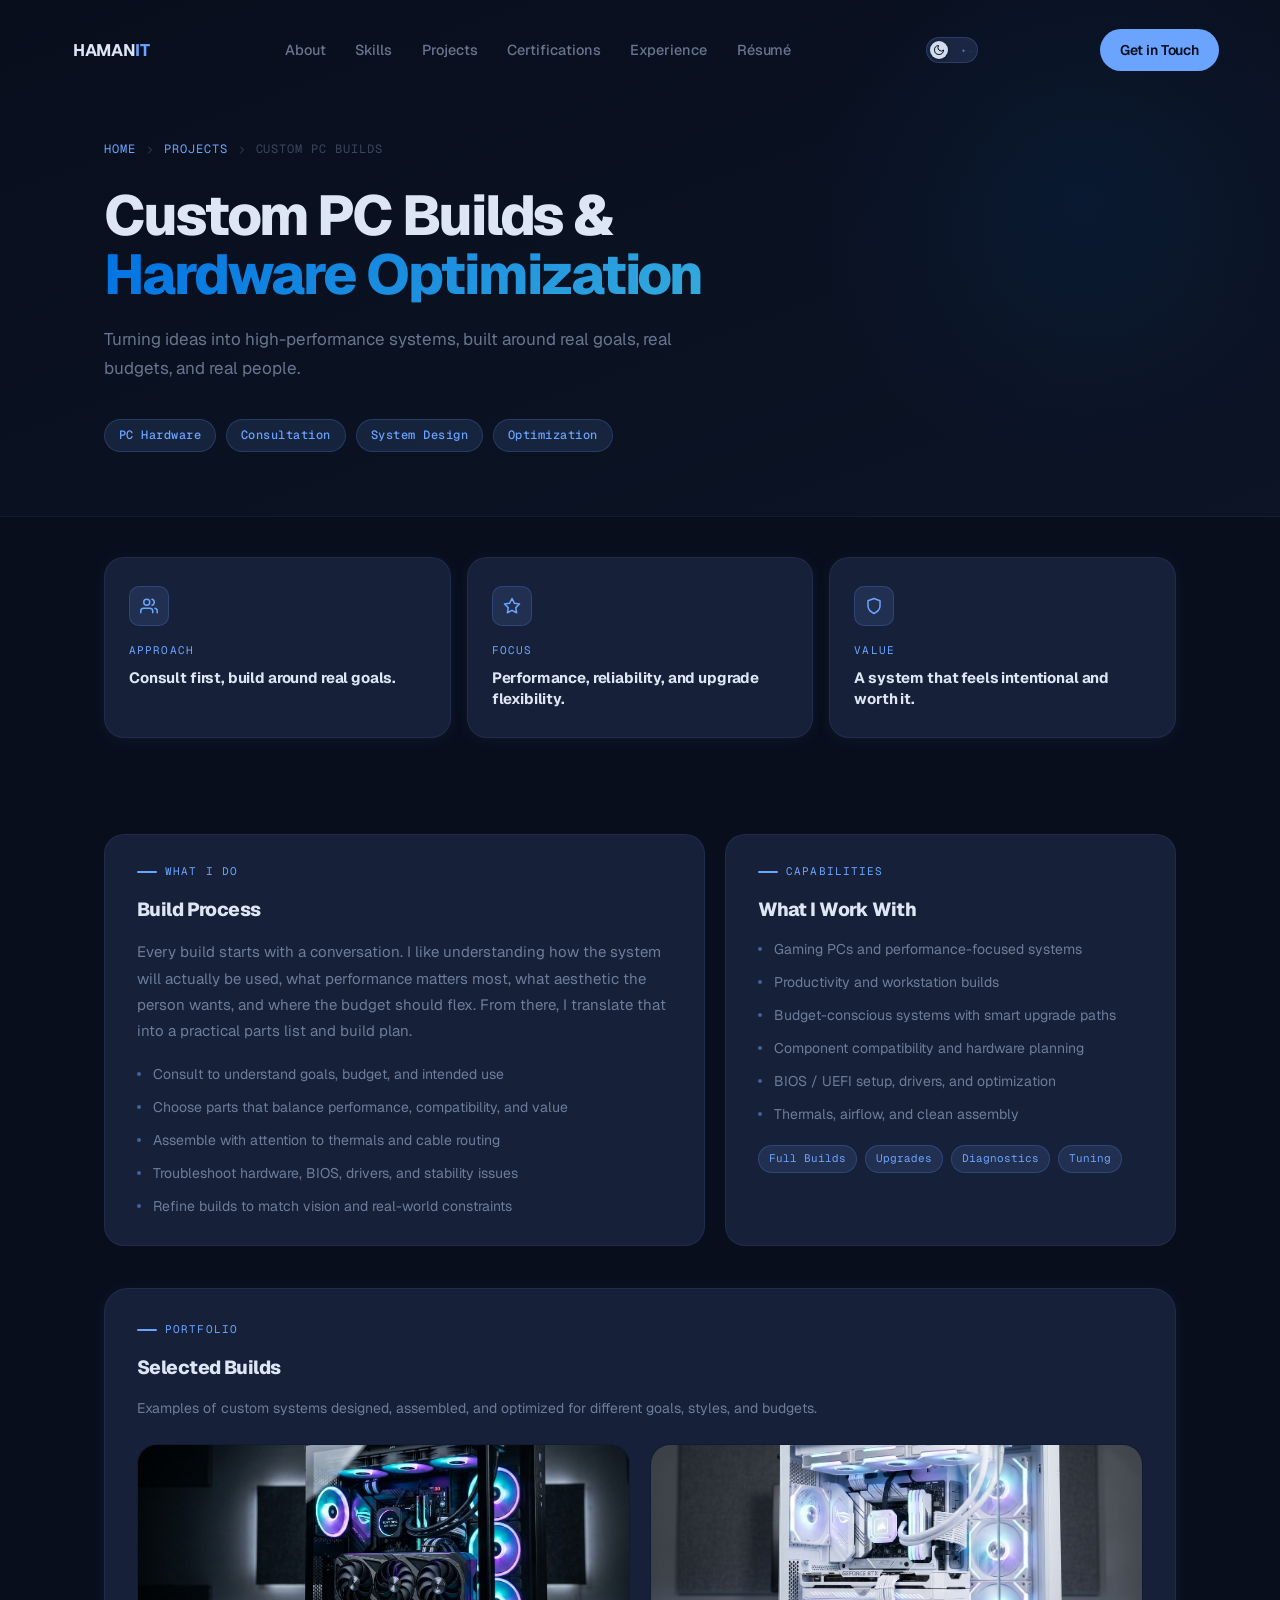
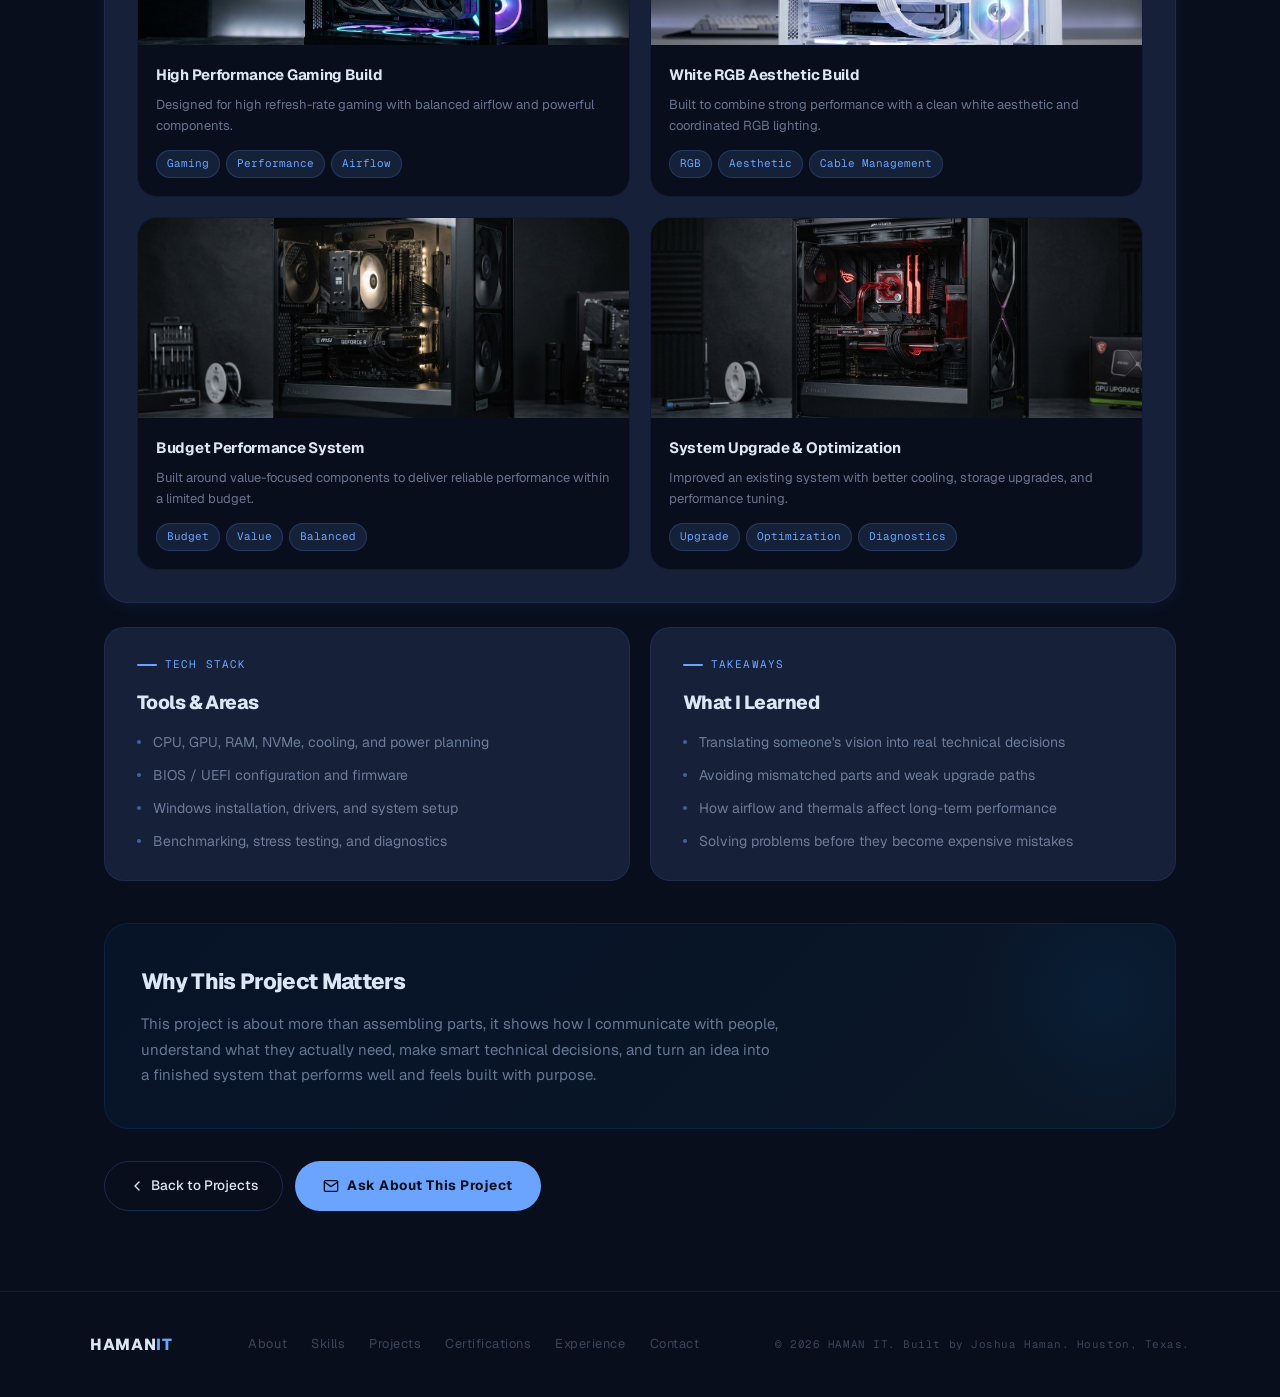
<file: projects/network-scanner.html>
<!DOCTYPE html>
<html lang="en" data-theme="dark">
<head>
<script>
  document.documentElement.classList.add('js');
  /* Theme, runs immediately to prevent flash */
  (function () {
    var root  = document.documentElement;
    var saved = localStorage.getItem('hamanit-theme') || 'dark';
    root.setAttribute('data-theme', saved);

    document.addEventListener('DOMContentLoaded', function () {
      var btn = document.getElementById('themeToggle');
      if (!btn) return;
      btn.addEventListener('click', function () {
        var next = root.getAttribute('data-theme') === 'dark' ? 'light' : 'dark';
        root.setAttribute('data-theme', next);
        localStorage.setItem('hamanit-theme', next);
      });
    });
  }());

  /* Nav scroll shrink, via IntersectionObserver sentinel (no scroll listener) */
  document.addEventListener('DOMContentLoaded', function () {
    var nav = document.getElementById('nav');
    if (!nav) return;
    var sentinel = document.createElement('div');
    sentinel.setAttribute('aria-hidden', 'true');
    sentinel.style.cssText = 'position:absolute;top:0;left:0;width:1px;height:40px;pointer-events:none;';
    document.body.prepend(sentinel);
    new IntersectionObserver(function (entries) {
      nav.classList.toggle('scrolled', !entries[0].isIntersecting);
    }).observe(sentinel);
  });

  /* Hamburger / mobile menu */
  document.addEventListener('DOMContentLoaded', function () {
    var hamburger  = document.getElementById('hamburger');
    var mobileMenu = document.getElementById('mobile-menu');
    if (hamburger && mobileMenu) {
      hamburger.addEventListener('click', function () {
        hamburger.classList.toggle('open');
        mobileMenu.classList.toggle('open');
      });
      mobileMenu.querySelectorAll('a').forEach(function (a) {
        a.addEventListener('click', function () {
          hamburger.classList.remove('open');
          mobileMenu.classList.remove('open');
        });
      });
    }
  });
</script>
  <meta charset="UTF-8" />
  <meta name="viewport" content="width=device-width, initial-scale=1.0" />
  <title>Custom PC Builds & Hardware Optimization | HAMAN IT</title>
  <meta name="description" content="Custom PC builds designed around user needs, budget, performance goals, and long-term reliability." />
  <link rel="preconnect" href="https://fonts.googleapis.com" />
  <link rel="preconnect" href="https://fonts.gstatic.com" crossorigin />
  <link href="https://fonts.googleapis.com/css2?family=Geist:wght@300..800&family=Geist+Mono:wght@300..600&display=swap" rel="stylesheet" />
  <link rel="stylesheet" href="../styles.css?v=20260804g" />
  <link rel="stylesheet" href="../interactions.css?v=20260804g" />
  <link rel="stylesheet" href="project-page.css?v=20260804g" />
  <style>
    /* ── Page-level overrides: light theme vars (scoped, not forced) ── */
    [data-theme="light"] {
      --bg-deep:        #f5f5f7;
      --bg-primary:     #ffffff;
      --bg-card:        #ffffff;
      --bg-card-hover:  #f0f0f5;
      --accent:         #0071e3;
      --accent-dim:     rgba(0,113,227,0.08);
      --accent-glow:    rgba(0,113,227,0.04);
      --accent-border:  rgba(0,113,227,0.2);
      --text-primary:   #1d1d1f;
      --text-secondary: #3d3d3f;
      --text-muted:     #6e6e73;
      --text-faint:     #a1a1a6;
      --border:         rgba(0,0,0,0.08);
      --shadow-card:    0 2px 20px rgba(0,0,0,0.06), 0 1px 4px rgba(0,0,0,0.04);
      --shadow-elevated:0 8px 40px rgba(0,0,0,0.10), 0 2px 8px rgba(0,0,0,0.06);
    }

    [data-theme="light"] body { background: var(--bg); }

    /* ── Hero banner ── */
    .project-hero {
      background: linear-gradient(160deg, var(--bg) 0%, var(--bg2) 100%);
      border-bottom: 1px solid var(--border);
      padding: 140px 0 64px;
      position: relative;
      overflow: hidden;
    }
    .project-hero::before {
      content: '';
      position: absolute;
      top: -100px; right: -100px;
      width: 600px; height: 600px;
      border-radius: 50%;
      background: radial-gradient(circle, rgba(0,113,227,0.08), transparent 65%);
      pointer-events: none;
    }
    .project-hero-inner {
      max-width: 1120px;
      margin: 0 auto;
      padding: 0 24px;
    }
    .project-breadcrumb {
      display: flex;
      align-items: center;
      gap: 8px;
      font-family: var(--ff-mono);
      font-size: 12px;
      color: var(--faint);
      margin-bottom: 28px;
      text-transform: uppercase;
      letter-spacing: 0.08em;
    }
    .project-breadcrumb a { color: var(--accent); transition: opacity 0.2s; }
    .project-breadcrumb a:hover { opacity: 0.7; }
    .project-breadcrumb svg { width: 12px; height: 12px; stroke: currentColor; fill: none; stroke-width: 2; stroke-linecap: round; stroke-linejoin: round; }
    .project-hero-title {
      font-size: clamp(2rem, 5vw, 3.5rem);
      font-weight: 800;
      letter-spacing: -0.04em;
      color: var(--text);
      line-height: 1.05;
      max-width: 780px;
      margin-bottom: 20px;
    }
    .project-hero-title .hl {
      background: linear-gradient(135deg, #0071e3, #34aadc);
      -webkit-background-clip: text;
      -webkit-text-fill-color: transparent;
      background-clip: text;
    }
    .project-hero-sub {
      font-size: 17px;
      color: var(--muted);
      max-width: 620px;
      line-height: 1.7;
      margin-bottom: 36px;
    }
    .hero-tags { display: flex; flex-wrap: wrap; gap: 10px; }
    .hero-tag {
      padding: 6px 14px;
      border-radius: 999px;
      border: 1px solid var(--border2);
      background: var(--accent-dim);
      color: var(--accent);
      font-family: var(--ff-mono);
      font-size: 12px;
      font-weight: 500;
      letter-spacing: 0.04em;
      animation: tag-pop 0.5s var(--transition) both;
    }
    @keyframes tag-pop {
      from { opacity: 0; transform: scale(0.85) translateY(6px); }
      to   { opacity: 1; transform: scale(1) translateY(0); }
    }
    .hero-tag:nth-child(1) { animation-delay: 0.2s; }
    .hero-tag:nth-child(2) { animation-delay: 0.3s; }
    .hero-tag:nth-child(3) { animation-delay: 0.4s; }
    .hero-tag:nth-child(4) { animation-delay: 0.5s; }

    /* ── Stats row ── */
    .stat-row {
      display: grid;
      grid-template-columns: repeat(3, 1fr);
      gap: 16px;
      margin: 40px 0;
    }
    .stat-card {
      background: var(--surface);
      border: 1px solid var(--border);
      border-radius: 20px;
      padding: 28px 24px;
      box-shadow: 0 2px 16px var(--accent-glow);
      position: relative;
      overflow: hidden;
      transition: transform 0.3s var(--transition), box-shadow 0.3s var(--transition);
      cursor: default;
    }
    .stat-card::after {
      content: '';
      position: absolute;
      inset: 0;
      border-radius: 20px;
      background: linear-gradient(135deg, rgba(0,113,227,0.05), transparent 60%);
      opacity: 0;
      transition: opacity 0.3s;
    }
    .stat-card:hover { transform: translateY(-4px); box-shadow: 0 8px 32px var(--accent-glow); }
    .stat-card:hover::after { opacity: 1; }
    .stat-icon {
      width: 40px; height: 40px;
      border-radius: 10px;
      background: var(--accent-dim);
      border: 1px solid var(--border2);
      display: flex; align-items: center; justify-content: center;
      margin-bottom: 16px;
    }
    .stat-icon svg { width: 18px; height: 18px; stroke: var(--accent); fill: none; stroke-width: 2; stroke-linecap: round; stroke-linejoin: round; }
    .stat-label {
      font-family: var(--ff-mono);
      font-size: 11px;
      text-transform: uppercase;
      letter-spacing: 0.1em;
      color: var(--accent);
      margin-bottom: 8px;
    }
    .stat-value {
      font-size: 15px;
      font-weight: 700;
      color: var(--text);
      line-height: 1.4;
      letter-spacing: -0.01em;
    }

    /* ── Main content grid ── */
    .project-content {
      max-width: 1120px;
      margin: 0 auto;
      padding: 56px 24px 80px;
    }

    /* ── Detail grid ── */
    .detail-grid {
      display: grid;
      grid-template-columns: 1.2fr 0.9fr;
      gap: 20px;
      margin-bottom: 24px;
    }

    /* ── Section titles ── */
    .section-eyebrow {
      display: flex;
      align-items: center;
      gap: 8px;
      font-family: var(--ff-mono);
      font-size: 11px;
      text-transform: uppercase;
      letter-spacing: 0.1em;
      color: var(--accent);
      margin-bottom: 14px;
    }
    .section-eyebrow::before {
      content: '';
      display: block;
      width: 20px; height: 2px;
      border-radius: 1px;
      background: var(--accent);
    }
    .block-title {
      font-size: 19px;
      font-weight: 800;
      letter-spacing: -0.03em;
      color: var(--text);
      margin-bottom: 14px;
    }

    /* ── Skill list ── */
    .skill-list { gap: 12px; }
    .skill-item { font-size: 14px; color: var(--muted); }

    /* ── Gallery ── */
    .gallery-section {
      background: var(--surface);
      border: 1px solid var(--border);
      border-radius: 24px;
      padding: 32px;
      box-shadow: 0 2px 16px var(--accent-glow);
      margin-bottom: 24px;
    }
    .gallery-header {
      display: flex;
      align-items: flex-end;
      justify-content: space-between;
      gap: 16px;
      margin-bottom: 24px;
      flex-wrap: wrap;
    }
    .gallery-note {
      font-size: 13px;
      color: var(--faint);
      font-family: var(--ff-mono);
    }
    .projectSwiper { width: 100%; overflow: visible; }
    .project-slide {
      border-radius: 18px;
      overflow: hidden;
      border: 1px solid var(--border);
      background: var(--surface);
      box-shadow: 0 2px 16px var(--accent-glow);
      height: auto;
      user-select: none;
      transition: transform 0.3s var(--transition), box-shadow 0.3s var(--transition);
    }
    .project-slide:hover { transform: translateY(-3px); box-shadow: 0 8px 32px var(--accent-glow); }
    .project-slide img {
      display: block;
      width: 100%;
      height: 260px;
      object-fit: cover;
      pointer-events: none;
      transition: transform 0.5s var(--transition);
    }
    .project-slide:hover img { transform: scale(1.03); }
    .project-slide-content { padding: 18px; }
    .project-slide-title {
      font-size: 15px;
      font-weight: 700;
      color: var(--text);
      margin-bottom: 6px;
      letter-spacing: -0.02em;
    }
    .project-slide-text {
      font-size: 13px;
      color: var(--muted);
      line-height: 1.6;
    }
    .swiper-controls {
      display: flex;
      align-items: center;
      gap: 10px;
      margin-top: 20px;
    }
    .swiper-btn {
      width: 44px; height: 44px;
      border-radius: 12px;
      border: 1px solid var(--border);
      background: var(--surface);
      color: var(--text);
      display: inline-flex;
      align-items: center; justify-content: center;
      cursor: pointer;
      transition: all 0.2s ease;
      box-shadow: 0 2px 16px var(--accent-glow);
    }
    .swiper-btn:hover {
      transform: translateY(-2px);
      border-color: var(--border2);
      box-shadow: 0 8px 32px var(--accent-glow);
      color: var(--accent);
    }
    .swiper-btn svg { width: 16px; height: 16px; stroke: currentColor; fill: none; stroke-width: 2.5; stroke-linecap: round; stroke-linejoin: round; }
    .swiper-pagination-custom {
      position: static !important;
      width: auto !important;
      color: var(--faint);
      font-family: var(--ff-mono);
      font-size: 13px;
      letter-spacing: 0.08em;
    }

    /* ── Builds grid ── */
    .builds-section {
      background: var(--surface);
      border: 1px solid var(--border);
      border-radius: 24px;
      padding: 32px;
      box-shadow: 0 2px 16px var(--accent-glow);
      margin-bottom: 24px;
    }
    .builds-grid {
      display: grid;
      grid-template-columns: repeat(2, 1fr);
      gap: 20px;
      margin-top: 24px;
    }
    .build-card {
      border-radius: 20px;
      border: 1px solid var(--border);
      background: var(--bg);
      overflow: hidden;
      transition: transform 0.3s var(--transition), box-shadow 0.3s var(--transition), border-color 0.3s;
      cursor: default;
      position: relative;
    }
    .build-card::before {
      content: '';
      position: absolute;
      inset: 0;
      background: linear-gradient(135deg, rgba(0,113,227,0.04) 0%, transparent 60%);
      opacity: 0;
      transition: opacity 0.3s;
      pointer-events: none;
      z-index: 1;
    }
    .build-card:hover {
      transform: translateY(-6px);
      box-shadow: 0 8px 32px var(--accent-glow);
      border-color: rgba(0,113,227,0.2);
    }
    .build-card:hover::before { opacity: 1; }
    .build-image {
      width: 100%;
      height: 200px;
      object-fit: cover;
      display: block;
      transition: transform 0.5s var(--transition);
    }
    .build-card:hover .build-image { transform: scale(1.04); }
    .build-body {
      padding: 18px;
      position: relative;
      z-index: 2;
    }
    .build-card-title {
      font-size: 15px;
      font-weight: 700;
      color: var(--text);
      margin-bottom: 8px;
      letter-spacing: -0.02em;
    }
    .build-card-text {
      font-size: 13px;
      color: var(--muted);
      line-height: 1.6;
      margin-bottom: 14px;
    }
    .build-badges { display: flex; flex-wrap: wrap; gap: 6px; }
    .build-badge {
      padding: 4px 10px;
      border-radius: 999px;
      border: 1px solid var(--border2);
      background: var(--accent-dim);
      color: var(--accent);
      font-family: var(--ff-mono);
      font-size: 11px;
      transition: all 0.2s;
    }
    .build-card:hover .build-badge { background: rgba(0,113,227,0.12); }

    /* ── Bottom grid ── */
    .bottom-grid {
      display: grid;
      grid-template-columns: 1fr 1fr;
      gap: 20px;
      margin-bottom: 24px;
    }

    /* ── CTA card ── */
    .cta-card {
      background: linear-gradient(135deg, rgba(0,113,227,0.06), rgba(52,170,220,0.06));
      border: 1px solid rgba(0,113,227,0.15);
      border-radius: 24px;
      padding: 40px 36px;
      margin-bottom: 32px;
      position: relative;
      overflow: hidden;
    }
    .cta-card::before {
      content: '';
      position: absolute;
      top: -80px; right: -80px;
      width: 300px; height: 300px;
      border-radius: 50%;
      background: radial-gradient(circle, rgba(0,113,227,0.08), transparent 65%);
      pointer-events: none;
    }
    .cta-card-title {
      font-size: 22px;
      font-weight: 800;
      letter-spacing: -0.03em;
      color: var(--text);
      margin-bottom: 12px;
      position: relative;
    }
    .cta-card-text {
      font-size: 15px;
      color: var(--muted);
      line-height: 1.7;
      max-width: 640px;
      position: relative;
    }

    /* ── Floating particles ── */
    .hero-particles {
      position: absolute;
      inset: 0;
      pointer-events: none;
      overflow: hidden;
    }
    .particle {
      position: absolute;
      border-radius: 50%;
      background: rgba(0,113,227,0.12);
      animation: float-particle linear infinite;
    }
    @keyframes float-particle {
      0%   { transform: translateY(0) rotate(0deg); opacity: 0; }
      10%  { opacity: 1; }
      90%  { opacity: 0.6; }
      100% { transform: translateY(-100vh) rotate(720deg); opacity: 0; }
    }

    /* ── Scroll progress bar ── */
    #scroll-progress {
      position: fixed;
      top: 0; left: 0;
      height: 3px;
      background: linear-gradient(90deg, #0071e3, #34aadc);
      z-index: 9999;
      width: 100%;
      transform: scaleX(0);
      transform-origin: 0 50%;
      border-radius: 0 2px 2px 0;
    }
    /* Driven by CSS scroll-driven animation. Where unsupported the bar stays
       at scaleX(0), i.e. simply absent, rather than stuck at a wrong value. */
    @supports (animation-timeline: scroll()) {
      #scroll-progress {
        animation: progress-grow linear both;
        animation-timeline: scroll(root block);
      }
      @keyframes progress-grow { to { transform: scaleX(1); } }
    }
    @media (prefers-reduced-motion: reduce) { #scroll-progress { display: none; } }

    /* ── Image lightbox ── */
    .lightbox {
      position: fixed;
      inset: 0;
      background: rgba(0,0,0,0.82);
      backdrop-filter: blur(12px);
      z-index: 1000;
      display: flex;
      align-items: center;
      justify-content: center;
      opacity: 0;
      pointer-events: none;
      transition: opacity 0.3s ease;
    }
    .lightbox.open { opacity: 1; pointer-events: auto; }
    .lightbox-inner {
      position: relative;
      max-width: 90vw;
      max-height: 85vh;
      border-radius: 20px;
      overflow: hidden;
      box-shadow: 0 40px 80px rgba(0,0,0,0.5);
      transform: scale(0.92);
      transition: transform 0.3s var(--transition);
    }
    .lightbox.open .lightbox-inner { transform: scale(1); }
    .lightbox-inner img { display: block; max-width: 90vw; max-height: 80vh; object-fit: contain; }
    .lightbox-close {
      position: absolute;
      top: 14px; right: 14px;
      width: 36px; height: 36px;
      border-radius: 50%;
      background: rgba(255,255,255,0.15);
      border: 1px solid rgba(255,255,255,0.2);
      color: #fff;
      display: flex; align-items: center; justify-content: center;
      cursor: pointer;
      transition: background 0.2s;
      backdrop-filter: blur(8px);
    }
    .lightbox-close:hover { background: rgba(255,255,255,0.25); }
    .lightbox-close svg { width: 16px; height: 16px; stroke: currentColor; fill: none; stroke-width: 2.5; stroke-linecap: round; }

    /* ── Tooltip ── */
    [data-tip] { position: relative; }
    [data-tip]::after {
      content: attr(data-tip);
      position: absolute;
      bottom: calc(100% + 8px);
      left: 50%;
      transform: translateX(-50%) scale(0.85);
      background: var(--text);
      color: #fff;
      font-size: 11px;
      font-family: var(--ff-mono);
      padding: 5px 10px;
      border-radius: 6px;
      white-space: nowrap;
      opacity: 0;
      pointer-events: none;
      transition: opacity 0.2s, transform 0.2s;
    }
    [data-tip]:hover::after { opacity: 1; transform: translateX(-50%) scale(1); }

    /* ── Animate in on scroll ── */
    .anim-up {
      opacity: 0;
      transform: translateY(30px);
      transition: opacity 0.7s var(--transition), transform 0.7s var(--transition);
    }
    .anim-up.in-view { opacity: 1; transform: translateY(0); }
    /* Reveal failsafe: no JS, or an observer that never fires in a hidden
       webview, must not leave the page permanently blank. */
    html:not(.js) .anim-up,
    html.reveal-fallback .anim-up { opacity: 1 !important; transform: none !important; transition: none !important; }
    @media (prefers-reduced-motion: reduce) {
      .anim-up { opacity: 1 !important; transform: none !important; transition: none !important; }
      .particle { display: none; }
    }

    /* ── Responsive ── */
    @media (max-width: 900px) {
      .stat-row { grid-template-columns: 1fr 1fr; }
      .detail-grid { grid-template-columns: 1fr; }
      .bottom-grid { grid-template-columns: 1fr; }
      .builds-grid { grid-template-columns: 1fr; }
    }
    @media (max-width: 560px) {
      .stat-row { grid-template-columns: 1fr; }
      .project-hero { padding: 120px 0 48px; }
      .gallery-section, .builds-section { padding: 20px; }
      .cta-card { padding: 28px 22px; }
    }
  </style>
</head>
<body>

<!-- Scroll Progress Bar -->
<div id="scroll-progress"></div>

<!-- Lightbox -->
<div class="lightbox" id="lightbox" role="dialog" aria-modal="true">
  <div class="lightbox-inner">
    <img id="lightbox-img" alt="" />
    <button class="lightbox-close" id="lightbox-close" aria-label="Close">
      <svg viewBox="0 0 24 24"><path d="M18 6 6 18M6 6l12 12"/></svg>
    </button>
  </div>
</div>

<nav class="nav" id="nav">
  <a href="../index.html" class="nav-logo">HAMAN<span>IT</span></a>
  <ul class="nav-links">
    <li><a href="../index.html#about">About</a></li>
    <li><a href="../index.html#skills">Skills</a></li>
    <li><a href="../index.html#projects">Projects</a></li>
    <li><a href="../index.html#certifications">Certifications</a></li>
    <li><a href="../index.html#experience">Experience</a></li>
    <li><a href="../Joshua_Haman_Resume.pdf" target="_blank">Résumé</a></li>
  </ul>
  <button class="theme-toggle" id="themeToggle" aria-label="Toggle light/dark mode">
    <div class="toggle-track">
      <div class="toggle-thumb">
        <svg class="icon-moon" width="12" height="12" viewBox="0 0 24 24" fill="none" aria-hidden="true"><path stroke="currentColor" stroke-width="2" stroke-linecap="round" stroke-linejoin="round" d="M21 12.79A9 9 0 1 1 11.21 3 7 7 0 0 0 21 12.79z"/></svg>
        <svg class="icon-sun" width="12" height="12" viewBox="0 0 24 24" fill="none" aria-hidden="true"><circle cx="12" cy="12" r="4" stroke="currentColor" stroke-width="2"/><path stroke="currentColor" stroke-width="2" stroke-linecap="round" d="M12 2v2M12 20v2M4.9 4.9l1.4 1.4M17.7 17.7l1.4 1.4M2 12h2M20 12h2M4.9 19.1l1.4-1.4M17.7 6.3l1.4-1.4"/></svg>
      </div>
    </div>
  </button>
  <a href="../index.html#contact" class="nav-cta">Get in Touch</a>
  <button class="nav-hamburger" id="hamburger" aria-label="Menu">
    <span></span><span></span>
  </button>
</nav>

<!-- ── MOBILE MENU ───────────────────────────────────────────── -->
<div class="mobile-menu" id="mobile-menu">
  <a href="../index.html#about"     class="mm-link">About</a>
  <a href="../index.html#skills"    class="mm-link">Skills</a>
  <a href="../index.html#projects"  class="mm-link">Projects</a>
  <a href="../index.html#certifications"  class="mm-link">Certifications</a>
  <a href="../index.html#experience" class="mm-link">Experience</a>
  <a href="../Joshua_Haman_Resume.pdf" class="mm-link" target="_blank">Résumé</a>
  <a href="../index.html#contact"   class="mm-cta">Get in Touch →</a>
</div>

<main>

  <!-- Hero -->
  <header class="project-hero">
    <div class="hero-particles" id="hero-particles"></div>
    <div class="project-hero-inner">
      <nav class="project-breadcrumb">
        <a href="../index.html">Home</a>
        <svg viewBox="0 0 24 24"><path d="M9 18l6-6-6-6"/></svg>
        <a href="../index.html#projects">Projects</a>
        <svg viewBox="0 0 24 24"><path d="M9 18l6-6-6-6"/></svg>
        <span>Custom PC Builds</span>
      </nav>
      <h1 class="project-hero-title">
        Custom PC Builds &amp;<br><span class="hl">Hardware Optimization</span>
      </h1>
      <p class="project-hero-sub">
        Turning ideas into high-performance systems, built around real goals, real budgets, and real people.
      </p>
      <div class="hero-tags">
        <span class="hero-tag" data-tip="System architecture & parts selection">PC Hardware</span>
        <span class="hero-tag" data-tip="Needs-first approach">Consultation</span>
        <span class="hero-tag" data-tip="BIOS, drivers, thermals">System Design</span>
        <span class="hero-tag" data-tip="Benchmarking & tuning">Optimization</span>
      </div>
    </div>
  </header>

  <!-- Stats -->
  <div class="project-hero-inner" style="margin: 0 auto; max-width: 1120px; padding: 0 24px;">
    <div class="stat-row anim-up">
      <div class="stat-card" tabindex="0">
        <div class="stat-icon">
          <svg viewBox="0 0 24 24"><path d="M17 21v-2a4 4 0 0 0-4-4H5a4 4 0 0 0-4 4v2"/><circle cx="9" cy="7" r="4"/><path d="M23 21v-2a4 4 0 0 0-3-3.87"/><path d="M16 3.13a4 4 0 0 1 0 7.75"/></svg>
        </div>
        <div class="stat-label">Approach</div>
        <div class="stat-value">Consult first, build around real goals.</div>
      </div>
      <div class="stat-card" tabindex="0">
        <div class="stat-icon">
          <svg viewBox="0 0 24 24"><polygon points="12 2 15.09 8.26 22 9.27 17 14.14 18.18 21.02 12 17.77 5.82 21.02 7 14.14 2 9.27 8.91 8.26 12 2"/></svg>
        </div>
        <div class="stat-label">Focus</div>
        <div class="stat-value">Performance, reliability, and upgrade flexibility.</div>
      </div>
      <div class="stat-card" tabindex="0">
        <div class="stat-icon">
          <svg viewBox="0 0 24 24"><path d="M12 22s8-4 8-10V5l-8-3-8 3v7c0 6 8 10 8 10z"/></svg>
        </div>
        <div class="stat-label">Value</div>
        <div class="stat-value">A system that feels intentional and worth it.</div>
      </div>
    </div>
  </div>

  <!-- Content -->
  <div class="project-content">

    <!-- Detail grid -->
    <div class="detail-grid">
      <div class="card anim-up">
        <div class="section-eyebrow">What I Do</div>
        <h2 class="block-title">Build Process</h2>
        <p style="font-size:15px; color:var(--muted); line-height:1.75; margin-bottom:20px;">
          Every build starts with a conversation. I like understanding how the system will actually be used, what performance matters most, what aesthetic the person wants, and where the budget should flex. From there, I translate that into a practical parts list and build plan.
        </p>
        <ul class="skill-list">
          <li class="skill-item">Consult to understand goals, budget, and intended use</li>
          <li class="skill-item">Choose parts that balance performance, compatibility, and value</li>
          <li class="skill-item">Assemble with attention to thermals and cable routing</li>
          <li class="skill-item">Troubleshoot hardware, BIOS, drivers, and stability issues</li>
          <li class="skill-item">Refine builds to match vision and real-world constraints</li>
        </ul>
      </div>
      <div class="card anim-up" style="animation-delay: 0.1s;">
        <div class="section-eyebrow">Capabilities</div>
        <h2 class="block-title">What I Work With</h2>
        <ul class="skill-list">
          <li class="skill-item">Gaming PCs and performance-focused systems</li>
          <li class="skill-item">Productivity and workstation builds</li>
          <li class="skill-item">Budget-conscious systems with smart upgrade paths</li>
          <li class="skill-item">Component compatibility and hardware planning</li>
          <li class="skill-item">BIOS / UEFI setup, drivers, and optimization</li>
          <li class="skill-item">Thermals, airflow, and clean assembly</li>
        </ul>
        <div style="display:flex; flex-wrap:wrap; gap:8px; margin-top:20px;">
          <span class="build-badge" data-tip="From concept to finished system">Full Builds</span>
          <span class="build-badge" data-tip="Existing systems revived">Upgrades</span>
          <span class="build-badge" data-tip="Find & fix hidden issues">Diagnostics</span>
          <span class="build-badge" data-tip="Max FPS & stability">Tuning</span>
        </div>
      </div>
    </div>

    <!-- Selected Builds -->
    <div class="builds-section anim-up">
      <div class="section-eyebrow">Portfolio</div>
      <h2 class="block-title">Selected Builds</h2>
      <p style="font-size:14px; color:var(--muted); margin-bottom:4px;">Examples of custom systems designed, assembled, and optimized for different goals, styles, and budgets.</p>
      <div class="builds-grid">
        <div class="build-card">
          <img src="../Images/build-gaming.jpg" alt="Custom gaming PC build" class="build-image lightbox-trigger" />
          <div class="build-body">
            <h4 class="build-card-title">High Performance Gaming Build</h4>
            <p class="build-card-text">Designed for high refresh-rate gaming with balanced airflow and powerful components.</p>
            <div class="build-badges">
              <span class="build-badge">Gaming</span>
              <span class="build-badge">Performance</span>
              <span class="build-badge">Airflow</span>
            </div>
          </div>
        </div>
        <div class="build-card">
          <img src="../Images/build-white.jpg" alt="White RGB aesthetic PC build" class="build-image lightbox-trigger" />
          <div class="build-body">
            <h4 class="build-card-title">White RGB Aesthetic Build</h4>
            <p class="build-card-text">Built to combine strong performance with a clean white aesthetic and coordinated RGB lighting.</p>
            <div class="build-badges">
              <span class="build-badge">RGB</span>
              <span class="build-badge">Aesthetic</span>
              <span class="build-badge">Cable Management</span>
            </div>
          </div>
        </div>
        <div class="build-card">
          <img src="../Images/build-budget.jpg" alt="Budget PC build" class="build-image lightbox-trigger" />
          <div class="build-body">
            <h4 class="build-card-title">Budget Performance System</h4>
            <p class="build-card-text">Built around value-focused components to deliver reliable performance within a limited budget.</p>
            <div class="build-badges">
              <span class="build-badge">Budget</span>
              <span class="build-badge">Value</span>
              <span class="build-badge">Balanced</span>
            </div>
          </div>
        </div>
        <div class="build-card">
          <img src="../Images/build-upgrade.jpg" alt="PC upgrade and optimization build" class="build-image lightbox-trigger" />
          <div class="build-body">
            <h4 class="build-card-title">System Upgrade &amp; Optimization</h4>
            <p class="build-card-text">Improved an existing system with better cooling, storage upgrades, and performance tuning.</p>
            <div class="build-badges">
              <span class="build-badge">Upgrade</span>
              <span class="build-badge">Optimization</span>
              <span class="build-badge">Diagnostics</span>
            </div>
          </div>
        </div>
      </div>
    </div>

    <!-- Bottom info -->
    <div class="bottom-grid">
      <div class="card anim-up">
        <div class="section-eyebrow">Tech Stack</div>
        <h3 class="block-title">Tools &amp; Areas</h3>
        <ul class="skill-list">
          <li class="skill-item">CPU, GPU, RAM, NVMe, cooling, and power planning</li>
          <li class="skill-item">BIOS / UEFI configuration and firmware</li>
          <li class="skill-item">Windows installation, drivers, and system setup</li>
          <li class="skill-item">Benchmarking, stress testing, and diagnostics</li>
        </ul>
      </div>
      <div class="card anim-up" style="animation-delay: 0.1s;">
        <div class="section-eyebrow">Takeaways</div>
        <h3 class="block-title">What I Learned</h3>
        <ul class="skill-list">
          <li class="skill-item">Translating someone's vision into real technical decisions</li>
          <li class="skill-item">Avoiding mismatched parts and weak upgrade paths</li>
          <li class="skill-item">How airflow and thermals affect long-term performance</li>
          <li class="skill-item">Solving problems before they become expensive mistakes</li>
        </ul>
      </div>
    </div>

    <!-- CTA -->
    <div class="cta-card anim-up">
      <h3 class="cta-card-title">Why This Project Matters</h3>
      <p class="cta-card-text">
        This project is about more than assembling parts, it shows how I communicate with people, understand what they actually need, make smart technical decisions, and turn an idea into a finished system that performs well and feels built with purpose.
      </p>
    </div>

    <!-- Actions -->
    <div style="display:flex; gap:12px; flex-wrap:wrap;" class="anim-up">
      <a class="btn-ghost" href="../index.html#projects">
        <svg viewBox="0 0 24 24"><path d="M15 18l-6-6 6-6"/></svg>
        Back to Projects
      </a>
      <a class="btn-primary" href="mailto:joshham364@gmail.com?subject=HAMAN%20IT%20-%20Custom%20PC%20Builds%20Project">
        <svg viewBox="0 0 24 24"><path d="M4 4h16c1.1 0 2 .9 2 2v12c0 1.1-.9 2-2 2H4c-1.1 0-2-.9-2-2V6c0-1.1.9-2 2-2z"/><polyline points="22,6 12,13 2,6"/></svg>
        Ask About This Project
      </a>
    </div>

  </div>
</main>


<!-- ── FOOTER ─────────────────────────────────────────────────── -->
<footer class="footer">
  <div class="container footer-inner">
    <a href="../index.html" class="footer-logo">HAMAN<span>IT</span></a>
    <nav class="footer-nav">
      <a href="../index.html#about">About</a>
      <a href="../index.html#skills">Skills</a>
      <a href="../index.html#projects">Projects</a>
      <a href="../index.html#certifications">Certifications</a>
      <a href="../index.html#experience">Experience</a>
      <a href="../index.html#contact">Contact</a>
    </nav>
    <p class="footer-copy">© 2026 HAMAN IT. Built by Joshua Haman. Houston, Texas.</p>
  </div>
</footer>

  <script src="../interactions.js?v=20260804g" defer></script>
<script>
  /* Scroll progress bar is driven by CSS scroll-driven animation, see the
     @supports block in the page styles. No scroll listener needed. */

  const animEls = document.querySelectorAll('.anim-up');
  const io = new IntersectionObserver((entries) => {
    entries.forEach((e, i) => {
      if (e.isIntersecting) {
        setTimeout(() => e.target.classList.add('in-view'), i * 60);
        io.unobserve(e.target);
      }
    });
  }, { threshold: 0.08 });
  animEls.forEach(el => io.observe(el));

  /* Reveal failsafe: hidden webviews suspend IntersectionObserver, which would
     leave every block stuck at opacity 0. */
  setTimeout(function () {
    if (!document.querySelector('.anim-up.in-view')) {
      document.documentElement.classList.add('reveal-fallback');
    }
  }, 2500);


  const lb = document.getElementById('lightbox');
  const lbImg = document.getElementById('lightbox-img');
  const lbClose = document.getElementById('lightbox-close');
  document.querySelectorAll('.lightbox-trigger').forEach(img => {
    img.style.cursor = 'zoom-in';
    img.addEventListener('click', () => {
      lbImg.src = img.src;
      lbImg.alt = img.alt;
      lb.classList.add('open');
      document.body.style.overflow = 'hidden';
    });
  });
  function closeLb() { lb.classList.remove('open'); document.body.style.overflow = ''; }
  lbClose.addEventListener('click', closeLb);
  lb.addEventListener('click', e => { if (e.target === lb) closeLb(); });
  document.addEventListener('keydown', e => { if (e.key === 'Escape') closeLb(); });

  const container = document.getElementById('hero-particles');
  for (let i = 0; i < 14; i++) {
    const p = document.createElement('div');
    p.classList.add('particle');
    const size = Math.random() * 10 + 4;
    p.style.cssText = `width:${size}px;height:${size}px;left:${Math.random()*100}%;bottom:${-size}px;animation-duration:${8+Math.random()*12}s;animation-delay:${Math.random()*8}s;`;
    container.appendChild(p);
  }
</script>
</body>
</html>
</file>
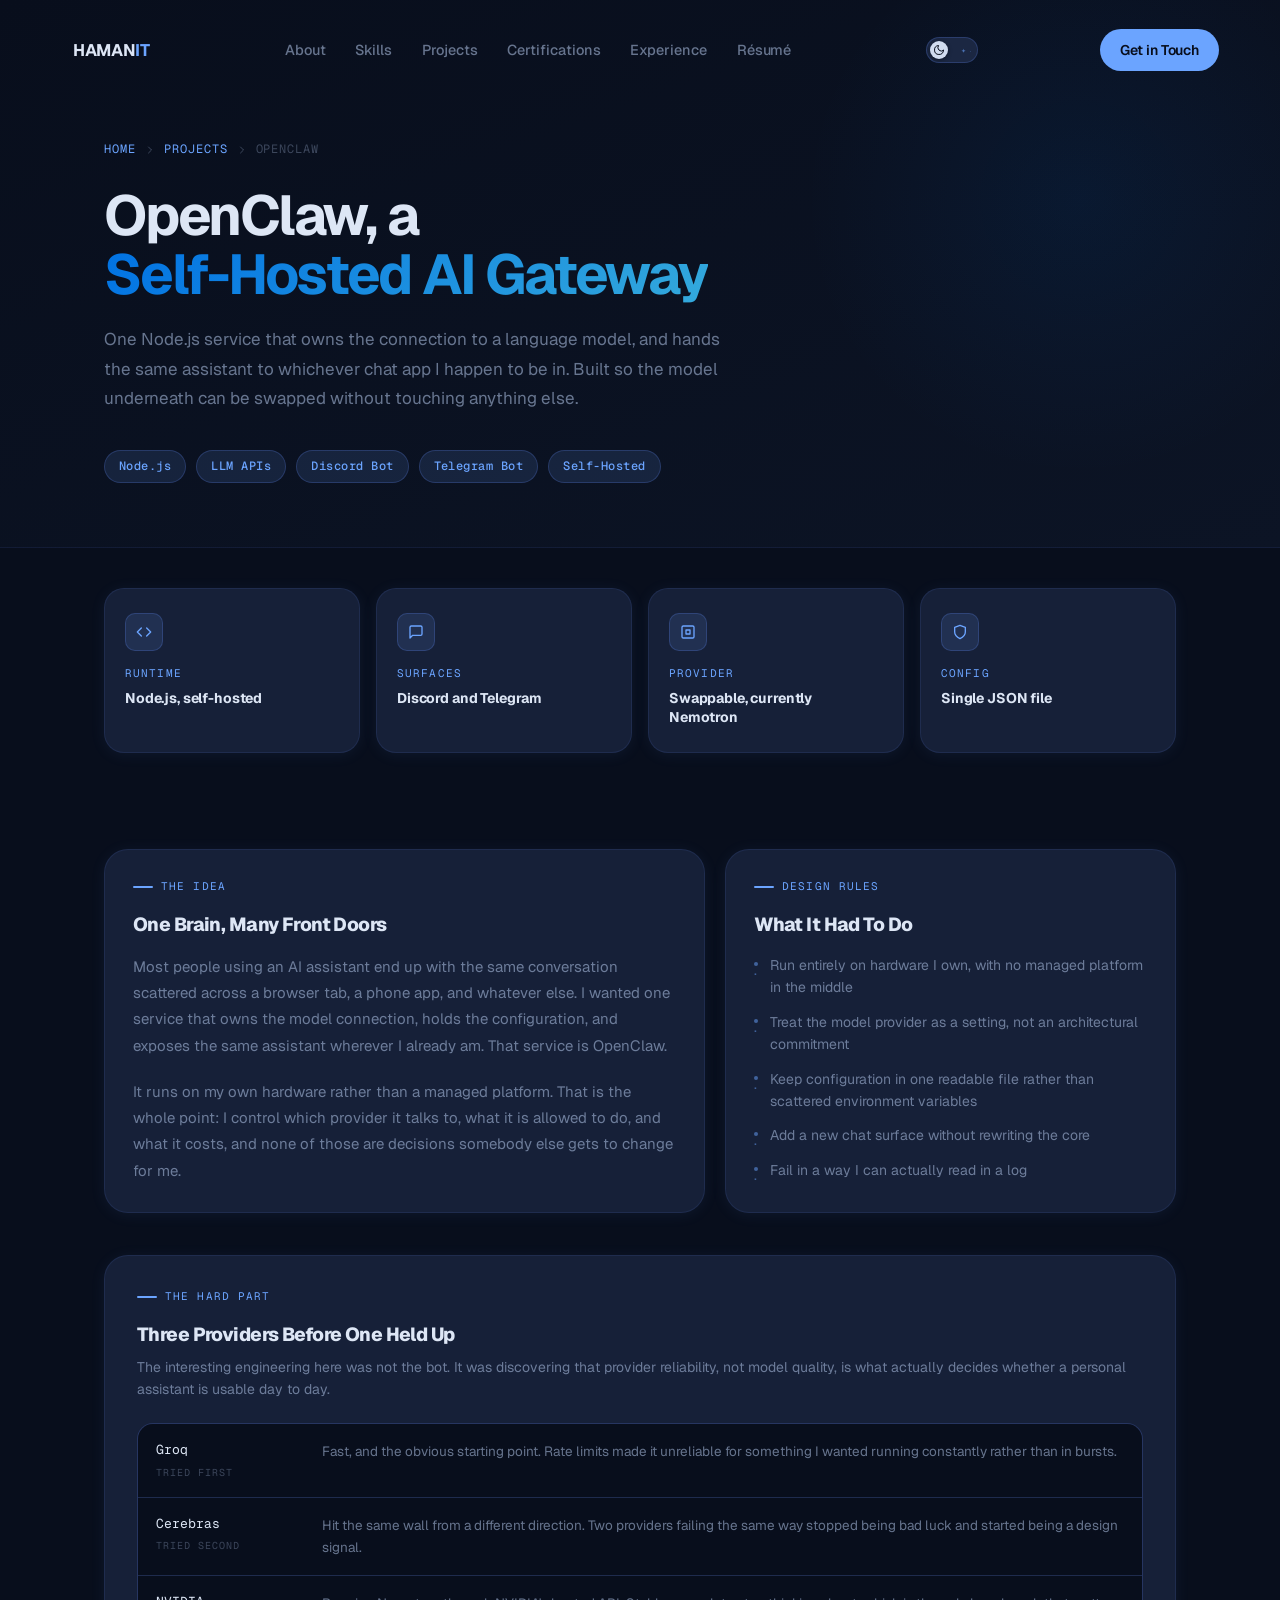
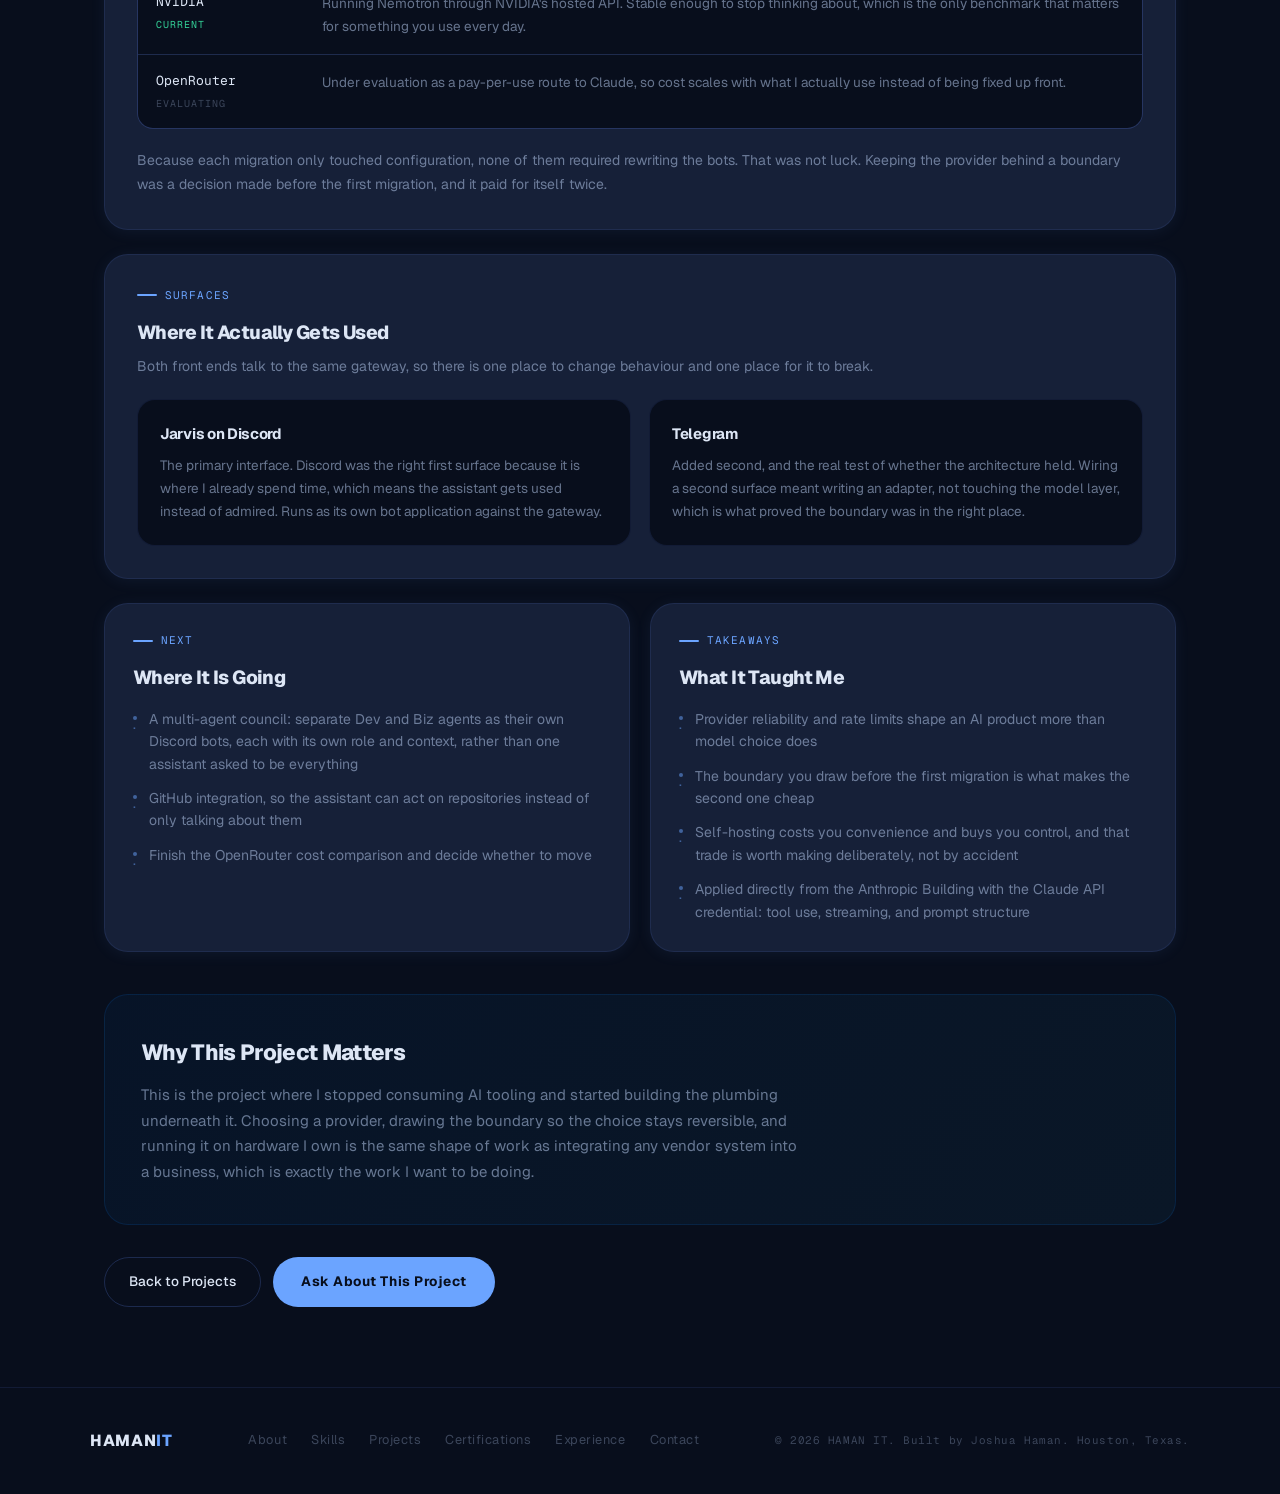
<file: projects/openclaw.html>
<!DOCTYPE html>
<html lang="en" data-theme="dark">
<head>
<script>
  document.documentElement.classList.add('js');
  (function () {
    var root  = document.documentElement;
    var saved = localStorage.getItem('hamanit-theme') || 'dark';
    root.setAttribute('data-theme', saved);
    document.addEventListener('DOMContentLoaded', function () {
      var btn = document.getElementById('themeToggle');
      if (!btn) return;
      btn.addEventListener('click', function () {
        var next = root.getAttribute('data-theme') === 'dark' ? 'light' : 'dark';
        root.setAttribute('data-theme', next);
        localStorage.setItem('hamanit-theme', next);
      });
    });
  }());
  /* Nav scroll shrink, via IntersectionObserver sentinel (no scroll listener) */
  document.addEventListener('DOMContentLoaded', function () {
    var nav = document.getElementById('nav');
    if (!nav) return;
    var sentinel = document.createElement('div');
    sentinel.setAttribute('aria-hidden', 'true');
    sentinel.style.cssText = 'position:absolute;top:0;left:0;width:1px;height:40px;pointer-events:none;';
    document.body.prepend(sentinel);
    new IntersectionObserver(function (entries) {
      nav.classList.toggle('scrolled', !entries[0].isIntersecting);
    }).observe(sentinel);
  });
  document.addEventListener('DOMContentLoaded', function () {
    var hamburger  = document.getElementById('hamburger');
    var mobileMenu = document.getElementById('mobile-menu');
    if (hamburger && mobileMenu) {
      hamburger.addEventListener('click', function () {
        hamburger.classList.toggle('open');
        mobileMenu.classList.toggle('open');
      });
      mobileMenu.querySelectorAll('a').forEach(function (a) {
        a.addEventListener('click', function () {
          hamburger.classList.remove('open');
          mobileMenu.classList.remove('open');
        });
      });
    }
  });
</script>
  <meta charset="UTF-8" />
  <meta name="viewport" content="width=device-width, initial-scale=1.0" />
  <title>OpenClaw, Self-Hosted AI Gateway | HAMAN IT</title>
  <meta name="description" content="OpenClaw is a self-hosted Node.js AI gateway routing a single assistant to Discord and Telegram, with swappable LLM providers." />
  <link rel="preconnect" href="https://fonts.googleapis.com" />
  <link rel="preconnect" href="https://fonts.gstatic.com" crossorigin />
  <link href="https://fonts.googleapis.com/css2?family=Geist:wght@300..800&family=Geist+Mono:wght@300..600&display=swap" rel="stylesheet" />
  <link rel="stylesheet" href="../styles.css?v=20260804g" />
  <link rel="stylesheet" href="../interactions.css?v=20260804g" />
  <link rel="stylesheet" href="project-page.css?v=20260804g" />
  <style>
    .project-hero {
      background: linear-gradient(160deg, var(--bg) 0%, var(--bg2) 100%);
      border-bottom: 1px solid var(--border);
      padding: 140px 0 64px;
      position: relative; overflow: hidden;
    }
    .project-hero::before {
      content: ''; position: absolute;
      top: -100px; right: -100px; width: 600px; height: 600px;
      border-radius: 50%;
      background: radial-gradient(circle, rgba(0,113,227,0.08), transparent 65%);
      pointer-events: none;
    }
    .project-hero-inner { max-width: 1120px; margin: 0 auto; padding: 0 24px; }
    .project-breadcrumb {
      display: flex; align-items: center; gap: 8px;
      font-family: var(--ff-mono); font-size: 12px;
      color: var(--faint); margin-bottom: 28px;
      text-transform: uppercase; letter-spacing: 0.08em;
    }
    .project-breadcrumb a { color: var(--accent); transition: opacity 0.2s; }
    .project-breadcrumb a:hover { opacity: 0.7; }
    .project-breadcrumb svg { width: 12px; height: 12px; stroke: currentColor; fill: none; stroke-width: 2; stroke-linecap: round; stroke-linejoin: round; }
    .project-hero-title {
      font-size: clamp(2rem, 5vw, 3.5rem); font-weight: 700;
      letter-spacing: -0.04em; color: var(--text); line-height: 1.05;
      max-width: 780px; margin-bottom: 20px;
    }
    .project-hero-title .hl {
      background: linear-gradient(135deg, #0071e3, #34aadc);
      -webkit-background-clip: text; -webkit-text-fill-color: transparent; background-clip: text;
    }
    .project-hero-sub { font-size: 17px; color: var(--muted); max-width: 640px; line-height: 1.75; margin-bottom: 36px; }
    .hero-tags { display: flex; flex-wrap: wrap; gap: 10px; }
    .hero-tag {
      padding: 6px 14px; border-radius: 999px;
      border: 1px solid var(--accent-border, var(--border2)); background: var(--accent-dim);
      color: var(--accent); font-family: var(--ff-mono); font-size: 12px;
      font-weight: 500; letter-spacing: 0.04em;
    }
    .hero-particles { position: absolute; inset: 0; pointer-events: none; overflow: hidden; }
    .particle {
      position: absolute; border-radius: 50%;
      background: rgba(0,113,227,0.12);
      animation: float-particle linear infinite;
    }
    @keyframes float-particle {
      0%   { transform: translateY(0) rotate(0deg); opacity: 0; }
      10%  { opacity: 1; }
      90%  { opacity: 0.6; }
      100% { transform: translateY(-100vh) rotate(720deg); opacity: 0; }
    }

    #scroll-progress {
      position: fixed; top: 0; left: 0; height: 3px;
      background: linear-gradient(90deg, #0071e3, #34aadc);
      z-index: 9999; width: 100%;
      transform: scaleX(0); transform-origin: 0 50%;
      border-radius: 0 2px 2px 0;
    }
    @supports (animation-timeline: scroll()) {
      #scroll-progress {
        animation: progress-grow linear both;
        animation-timeline: scroll(root block);
      }
      @keyframes progress-grow { to { transform: scaleX(1); } }
    }
    @media (prefers-reduced-motion: reduce) { #scroll-progress { display: none; } }

    .stat-row { display: grid; grid-template-columns: repeat(4, 1fr); gap: 16px; margin: 40px 0; }
    .stat-card {
      background: var(--surface); border: 1px solid var(--border);
      border-radius: 20px; padding: 24px 20px;
      box-shadow: 0 2px 16px var(--accent-glow);
      position: relative; overflow: hidden;
    }
    .stat-icon {
      width: 38px; height: 38px; border-radius: 10px;
      background: var(--accent-dim); border: 1px solid var(--accent-border, var(--border2));
      display: flex; align-items: center; justify-content: center; margin-bottom: 14px;
    }
    .stat-icon svg { width: 16px; height: 16px; stroke: var(--accent); fill: none; stroke-width: 2; stroke-linecap: round; stroke-linejoin: round; }
    .stat-label { font-family: var(--ff-mono); font-size: 11px; text-transform: uppercase; letter-spacing: 0.1em; color: var(--accent); margin-bottom: 6px; }
    .stat-value { font-size: 14px; font-weight: 700; color: var(--text); line-height: 1.4; letter-spacing: -0.01em; }

    .project-content { max-width: 1120px; margin: 0 auto; padding: 56px 24px 80px; }
    .detail-grid { display: grid; grid-template-columns: 1.2fr 0.9fr; gap: 20px; margin-bottom: 24px; }
    .section-eyebrow {
      display: flex; align-items: center; gap: 8px;
      font-family: var(--ff-mono); font-size: 11px;
      text-transform: uppercase; letter-spacing: 0.1em;
      color: var(--accent); margin-bottom: 14px;
    }
    .section-eyebrow::before { content: ''; display: block; width: 20px; height: 2px; border-radius: 1px; background: var(--accent); }
    .block-title { font-size: 19px; font-weight: 800; letter-spacing: -0.03em; color: var(--text); margin-bottom: 14px; }
    .skill-list { list-style: none; padding: 0; display: grid; gap: 12px; }
    .skill-item { font-size: 14px; color: var(--muted); line-height: 1.6; padding-left: 16px; position: relative; }
    .skill-item::before { content: '·'; position: absolute; left: 0; color: var(--accent); }

    .panel {
      background: var(--surface); border: 1px solid var(--border);
      border-radius: 24px; padding: 32px;
      box-shadow: 0 2px 16px var(--accent-glow);
      margin-bottom: 24px;
    }

    /* Provider migration: a real sequence, so it reads as a path not a list */
    .path { display: grid; gap: 1px; background: var(--border); border: 1px solid var(--border); border-radius: 16px; overflow: hidden; margin-top: 22px; }
    .path-row { display: grid; grid-template-columns: 150px 1fr; gap: 16px; padding: 16px 18px; background: var(--bg); align-items: start; }
    .path-name { font-family: var(--ff-mono); font-size: 13px; color: var(--text); }
    .path-name .path-state { display: block; font-size: 10px; text-transform: uppercase; letter-spacing: 0.1em; color: var(--faint); margin-top: 4px; }
    .path-name .path-state.is-current { color: var(--accent2, #34d399); }
    .path-text { font-size: 13.5px; color: var(--muted); line-height: 1.7; }

    .surface-grid { display: grid; grid-template-columns: repeat(2, 1fr); gap: 18px; margin-top: 22px; }
    .surface-card { border: 1px solid var(--border); border-radius: 18px; background: var(--bg); padding: 22px; }
    .surface-card h4 { font-size: 15px; font-weight: 700; color: var(--text); margin-bottom: 8px; letter-spacing: -0.02em; }
    .surface-card p { font-size: 13.5px; color: var(--muted); line-height: 1.7; }

    .bottom-grid { display: grid; grid-template-columns: 1fr 1fr; gap: 20px; margin-bottom: 24px; }
    .card {
      background: var(--surface); border: 1px solid var(--border);
      border-radius: 24px; padding: 28px;
      box-shadow: 0 2px 16px var(--accent-glow);
    }

    .cta-card {
      background: linear-gradient(135deg, rgba(0,113,227,0.06), rgba(52,170,220,0.06));
      border: 1px solid rgba(0,113,227,0.15);
      border-radius: 24px; padding: 40px 36px; margin-bottom: 32px;
      position: relative; overflow: hidden;
    }
    .cta-card-title { font-size: 22px; font-weight: 800; letter-spacing: -0.03em; color: var(--text); margin-bottom: 12px; }
    .cta-card-text { font-size: 15px; color: var(--muted); line-height: 1.7; max-width: 660px; }

    .anim-up { opacity: 0; transform: translateY(30px); transition: opacity 0.7s var(--transition), transform 0.7s var(--transition); }
    .anim-up.in-view { opacity: 1; transform: translateY(0); }
    /* Reveal failsafe: no JS, or an observer that never fires in a hidden
       webview, must not leave the page permanently blank. */
    html:not(.js) .anim-up,
    html.reveal-fallback .anim-up { opacity: 1 !important; transform: none !important; transition: none !important; }
    @media (prefers-reduced-motion: reduce) {
      .anim-up { opacity: 1 !important; transform: none !important; transition: none !important; }
      .particle { display: none; }
    }

    @media (max-width: 900px) {
      .stat-row { grid-template-columns: 1fr 1fr; }
      .detail-grid, .bottom-grid, .surface-grid { grid-template-columns: 1fr; }
      .path-row { grid-template-columns: 1fr; gap: 6px; }
    }
    @media (max-width: 560px) {
      .stat-row { grid-template-columns: 1fr; }
      .project-hero { padding: 120px 0 48px; }
      .panel, .card { padding: 20px; }
      .cta-card { padding: 28px 22px; }
    }
  </style>
</head>
<body>

<div id="scroll-progress"></div>

<nav class="nav" id="nav">
  <a href="../index.html" class="nav-logo">HAMAN<span>IT</span></a>
  <ul class="nav-links">
    <li><a href="../index.html#about">About</a></li>
    <li><a href="../index.html#skills">Skills</a></li>
    <li><a href="../index.html#projects">Projects</a></li>
    <li><a href="../index.html#certifications">Certifications</a></li>
    <li><a href="../index.html#experience">Experience</a></li>
    <li><a href="../Joshua_Haman_Resume.pdf" target="_blank">R&#233;sum&#233;</a></li>
  </ul>
  <button class="theme-toggle" id="themeToggle" aria-label="Toggle light/dark mode">
    <div class="toggle-track"><div class="toggle-thumb"><svg class="icon-moon" width="12" height="12" viewBox="0 0 24 24" fill="none" aria-hidden="true"><path stroke="currentColor" stroke-width="2" stroke-linecap="round" stroke-linejoin="round" d="M21 12.79A9 9 0 1 1 11.21 3 7 7 0 0 0 21 12.79z"/></svg><svg class="icon-sun" width="12" height="12" viewBox="0 0 24 24" fill="none" aria-hidden="true"><circle cx="12" cy="12" r="4" stroke="currentColor" stroke-width="2"/><path stroke="currentColor" stroke-width="2" stroke-linecap="round" d="M12 2v2M12 20v2M4.9 4.9l1.4 1.4M17.7 17.7l1.4 1.4M2 12h2M20 12h2M4.9 19.1l1.4-1.4M17.7 6.3l1.4-1.4"/></svg></div></div>
  </button>
  <a href="../index.html#contact" class="nav-cta">Get in Touch</a>
  <button class="nav-hamburger" id="hamburger" aria-label="Menu"><span></span><span></span></button>
</nav>

<div class="mobile-menu" id="mobile-menu">
  <a href="../index.html#about"      class="mm-link">About</a>
  <a href="../index.html#skills"     class="mm-link">Skills</a>
  <a href="../index.html#projects"   class="mm-link">Projects</a>
  <a href="../index.html#certifications"   class="mm-link">Certifications</a>
  <a href="../index.html#experience" class="mm-link">Experience</a>
  <a href="../Joshua_Haman_Resume.pdf" class="mm-link" target="_blank">R&#233;sum&#233;</a>
  <a href="../index.html#contact"    class="mm-cta">Get in Touch &#8594;</a>
</div>

<main>

  <header class="project-hero">
    <div class="hero-particles" id="hero-particles"></div>
    <div class="project-hero-inner">
      <nav class="project-breadcrumb">
        <a href="../index.html">Home</a>
        <svg viewBox="0 0 24 24"><path d="M9 18l6-6-6-6"/></svg>
        <a href="../index.html#projects">Projects</a>
        <svg viewBox="0 0 24 24"><path d="M9 18l6-6-6-6"/></svg>
        <span>OpenClaw</span>
      </nav>
      <h1 class="project-hero-title">
        OpenClaw, a<br><span class="hl">Self-Hosted AI Gateway</span>
      </h1>
      <p class="project-hero-sub">
        One Node.js service that owns the connection to a language model, and hands the same assistant to whichever chat app I happen to be in. Built so the model underneath can be swapped without touching anything else.
      </p>
      <div class="hero-tags">
        <span class="hero-tag">Node.js</span>
        <span class="hero-tag">LLM APIs</span>
        <span class="hero-tag">Discord Bot</span>
        <span class="hero-tag">Telegram Bot</span>
        <span class="hero-tag">Self-Hosted</span>
      </div>
    </div>
  </header>

  <div class="project-hero-inner" style="margin: 0 auto; max-width: 1120px; padding: 0 24px;">
    <div class="stat-row anim-up">
      <div class="stat-card">
        <div class="stat-icon"><svg viewBox="0 0 24 24"><polyline points="16 18 22 12 16 6"/><polyline points="8 6 2 12 8 18"/></svg></div>
        <div class="stat-label">Runtime</div>
        <div class="stat-value">Node.js, self-hosted</div>
      </div>
      <div class="stat-card">
        <div class="stat-icon"><svg viewBox="0 0 24 24"><path d="M21 15a2 2 0 0 1-2 2H7l-4 4V5a2 2 0 0 1 2-2h14a2 2 0 0 1 2 2z"/></svg></div>
        <div class="stat-label">Surfaces</div>
        <div class="stat-value">Discord and Telegram</div>
      </div>
      <div class="stat-card">
        <div class="stat-icon"><svg viewBox="0 0 24 24"><rect x="3" y="3" width="18" height="18" rx="2"/><path d="M9 9h6v6H9z"/></svg></div>
        <div class="stat-label">Provider</div>
        <div class="stat-value">Swappable, currently Nemotron</div>
      </div>
      <div class="stat-card">
        <div class="stat-icon"><svg viewBox="0 0 24 24"><path d="M12 22s8-4 8-10V5l-8-3-8 3v7c0 6 8 10 8 10z"/></svg></div>
        <div class="stat-label">Config</div>
        <div class="stat-value">Single JSON file</div>
      </div>
    </div>
  </div>

  <div class="project-content">

    <div class="detail-grid">
      <div class="card anim-up">
        <div class="section-eyebrow">The Idea</div>
        <h2 class="block-title">One Brain, Many Front Doors</h2>
        <p style="font-size:15px; color:var(--muted); line-height:1.75; margin-bottom:20px;">
          Most people using an AI assistant end up with the same conversation scattered across a browser tab, a phone app, and whatever else. I wanted one service that owns the model connection, holds the configuration, and exposes the same assistant wherever I already am. That service is OpenClaw.
        </p>
        <p style="font-size:15px; color:var(--muted); line-height:1.75;">
          It runs on my own hardware rather than a managed platform. That is the whole point: I control which provider it talks to, what it is allowed to do, and what it costs, and none of those are decisions somebody else gets to change for me.
        </p>
      </div>
      <div class="card anim-up" style="animation-delay:0.1s;">
        <div class="section-eyebrow">Design Rules</div>
        <h2 class="block-title">What It Had To Do</h2>
        <ul class="skill-list">
          <li class="skill-item">Run entirely on hardware I own, with no managed platform in the middle</li>
          <li class="skill-item">Treat the model provider as a setting, not an architectural commitment</li>
          <li class="skill-item">Keep configuration in one readable file rather than scattered environment variables</li>
          <li class="skill-item">Add a new chat surface without rewriting the core</li>
          <li class="skill-item">Fail in a way I can actually read in a log</li>
        </ul>
      </div>
    </div>

    <div class="panel anim-up">
      <div class="section-eyebrow">The Hard Part</div>
      <h2 class="block-title" style="margin-bottom:6px;">Three Providers Before One Held Up</h2>
      <p style="font-size:14px; color:var(--muted); line-height:1.6;">
        The interesting engineering here was not the bot. It was discovering that provider reliability, not model quality, is what actually decides whether a personal assistant is usable day to day.
      </p>
      <div class="path">
        <div class="path-row">
          <div class="path-name">Groq<span class="path-state">Tried first</span></div>
          <div class="path-text">Fast, and the obvious starting point. Rate limits made it unreliable for something I wanted running constantly rather than in bursts.</div>
        </div>
        <div class="path-row">
          <div class="path-name">Cerebras<span class="path-state">Tried second</span></div>
          <div class="path-text">Hit the same wall from a different direction. Two providers failing the same way stopped being bad luck and started being a design signal.</div>
        </div>
        <div class="path-row">
          <div class="path-name">NVIDIA<span class="path-state is-current">Current</span></div>
          <div class="path-text">Running Nemotron through NVIDIA's hosted API. Stable enough to stop thinking about, which is the only benchmark that matters for something you use every day.</div>
        </div>
        <div class="path-row">
          <div class="path-name">OpenRouter<span class="path-state">Evaluating</span></div>
          <div class="path-text">Under evaluation as a pay-per-use route to Claude, so cost scales with what I actually use instead of being fixed up front.</div>
        </div>
      </div>
      <p style="font-size:14px; color:var(--muted); line-height:1.7; margin-top:20px;">
        Because each migration only touched configuration, none of them required rewriting the bots. That was not luck. Keeping the provider behind a boundary was a decision made before the first migration, and it paid for itself twice.
      </p>
    </div>

    <div class="panel anim-up">
      <div class="section-eyebrow">Surfaces</div>
      <h2 class="block-title" style="margin-bottom:6px;">Where It Actually Gets Used</h2>
      <p style="font-size:14px; color:var(--muted); line-height:1.6;">
        Both front ends talk to the same gateway, so there is one place to change behaviour and one place for it to break.
      </p>
      <div class="surface-grid">
        <div class="surface-card">
          <h4>Jarvis on Discord</h4>
          <p>The primary interface. Discord was the right first surface because it is where I already spend time, which means the assistant gets used instead of admired. Runs as its own bot application against the gateway.</p>
        </div>
        <div class="surface-card">
          <h4>Telegram</h4>
          <p>Added second, and the real test of whether the architecture held. Wiring a second surface meant writing an adapter, not touching the model layer, which is what proved the boundary was in the right place.</p>
        </div>
      </div>
    </div>

    <div class="bottom-grid">
      <div class="card anim-up">
        <div class="section-eyebrow">Next</div>
        <h3 class="block-title">Where It Is Going</h3>
        <ul class="skill-list">
          <li class="skill-item">A multi-agent council: separate Dev and Biz agents as their own Discord bots, each with its own role and context, rather than one assistant asked to be everything</li>
          <li class="skill-item">GitHub integration, so the assistant can act on repositories instead of only talking about them</li>
          <li class="skill-item">Finish the OpenRouter cost comparison and decide whether to move</li>
        </ul>
      </div>
      <div class="card anim-up" style="animation-delay:0.1s;">
        <div class="section-eyebrow">Takeaways</div>
        <h3 class="block-title">What It Taught Me</h3>
        <ul class="skill-list">
          <li class="skill-item">Provider reliability and rate limits shape an AI product more than model choice does</li>
          <li class="skill-item">The boundary you draw before the first migration is what makes the second one cheap</li>
          <li class="skill-item">Self-hosting costs you convenience and buys you control, and that trade is worth making deliberately, not by accident</li>
          <li class="skill-item">Applied directly from the Anthropic Building with the Claude API credential: tool use, streaming, and prompt structure</li>
        </ul>
      </div>
    </div>

    <div class="cta-card anim-up">
      <h3 class="cta-card-title">Why This Project Matters</h3>
      <p class="cta-card-text">
        This is the project where I stopped consuming AI tooling and started building the plumbing underneath it. Choosing a provider, drawing the boundary so the choice stays reversible, and running it on hardware I own is the same shape of work as integrating any vendor system into a business, which is exactly the work I want to be doing.
      </p>
    </div>

    <div style="display:flex; gap:12px; flex-wrap:wrap;" class="anim-up">
      <a class="btn-ghost" href="../index.html#projects">Back to Projects</a>
      <a class="btn-primary" href="mailto:joshham364@gmail.com?subject=OpenClaw">Ask About This Project</a>
    </div>

  </div>
</main>

<footer class="footer">
  <div class="container footer-inner">
    <a href="../index.html" class="footer-logo">HAMAN<span>IT</span></a>
    <nav class="footer-nav">
      <a href="../index.html#about">About</a>
      <a href="../index.html#skills">Skills</a>
      <a href="../index.html#projects">Projects</a>
      <a href="../index.html#certifications">Certifications</a>
      <a href="../index.html#experience">Experience</a>
      <a href="../index.html#contact">Contact</a>
    </nav>
    <p class="footer-copy">&#169; 2026 HAMAN IT. Built by Joshua Haman. Houston, Texas.</p>
  </div>
</footer>

<script src="../interactions.js?v=20260804g" defer></script>
<script>
  const animEls = document.querySelectorAll('.anim-up');
  const io = new IntersectionObserver((entries) => {
    entries.forEach((e, i) => {
      if (e.isIntersecting) {
        setTimeout(() => e.target.classList.add('in-view'), i * 60);
        io.unobserve(e.target);
      }
    });
  }, { threshold: 0.08 });
  animEls.forEach(el => io.observe(el));

  /* Reveal failsafe: hidden webviews suspend IntersectionObserver, which would
     leave every block stuck at opacity 0. If nothing revealed after 2.5s the
     observer is dead, so force the final state. */
  setTimeout(function () {
    if (!document.querySelector('.anim-up.in-view')) {
      document.documentElement.classList.add('reveal-fallback');
    }
  }, 2500);

  const container = document.getElementById('hero-particles');
  if (container && !window.matchMedia('(prefers-reduced-motion: reduce)').matches) {
    for (let i = 0; i < 14; i++) {
      const p = document.createElement('div');
      p.classList.add('particle');
      const size = Math.random() * 10 + 4;
      p.style.cssText = `width:${size}px;height:${size}px;left:${Math.random()*100}%;bottom:${-size}px;animation-duration:${8+Math.random()*12}s;animation-delay:${Math.random()*8}s;`;
      container.appendChild(p);
    }
  }
</script>
</body>
</html>
</file>
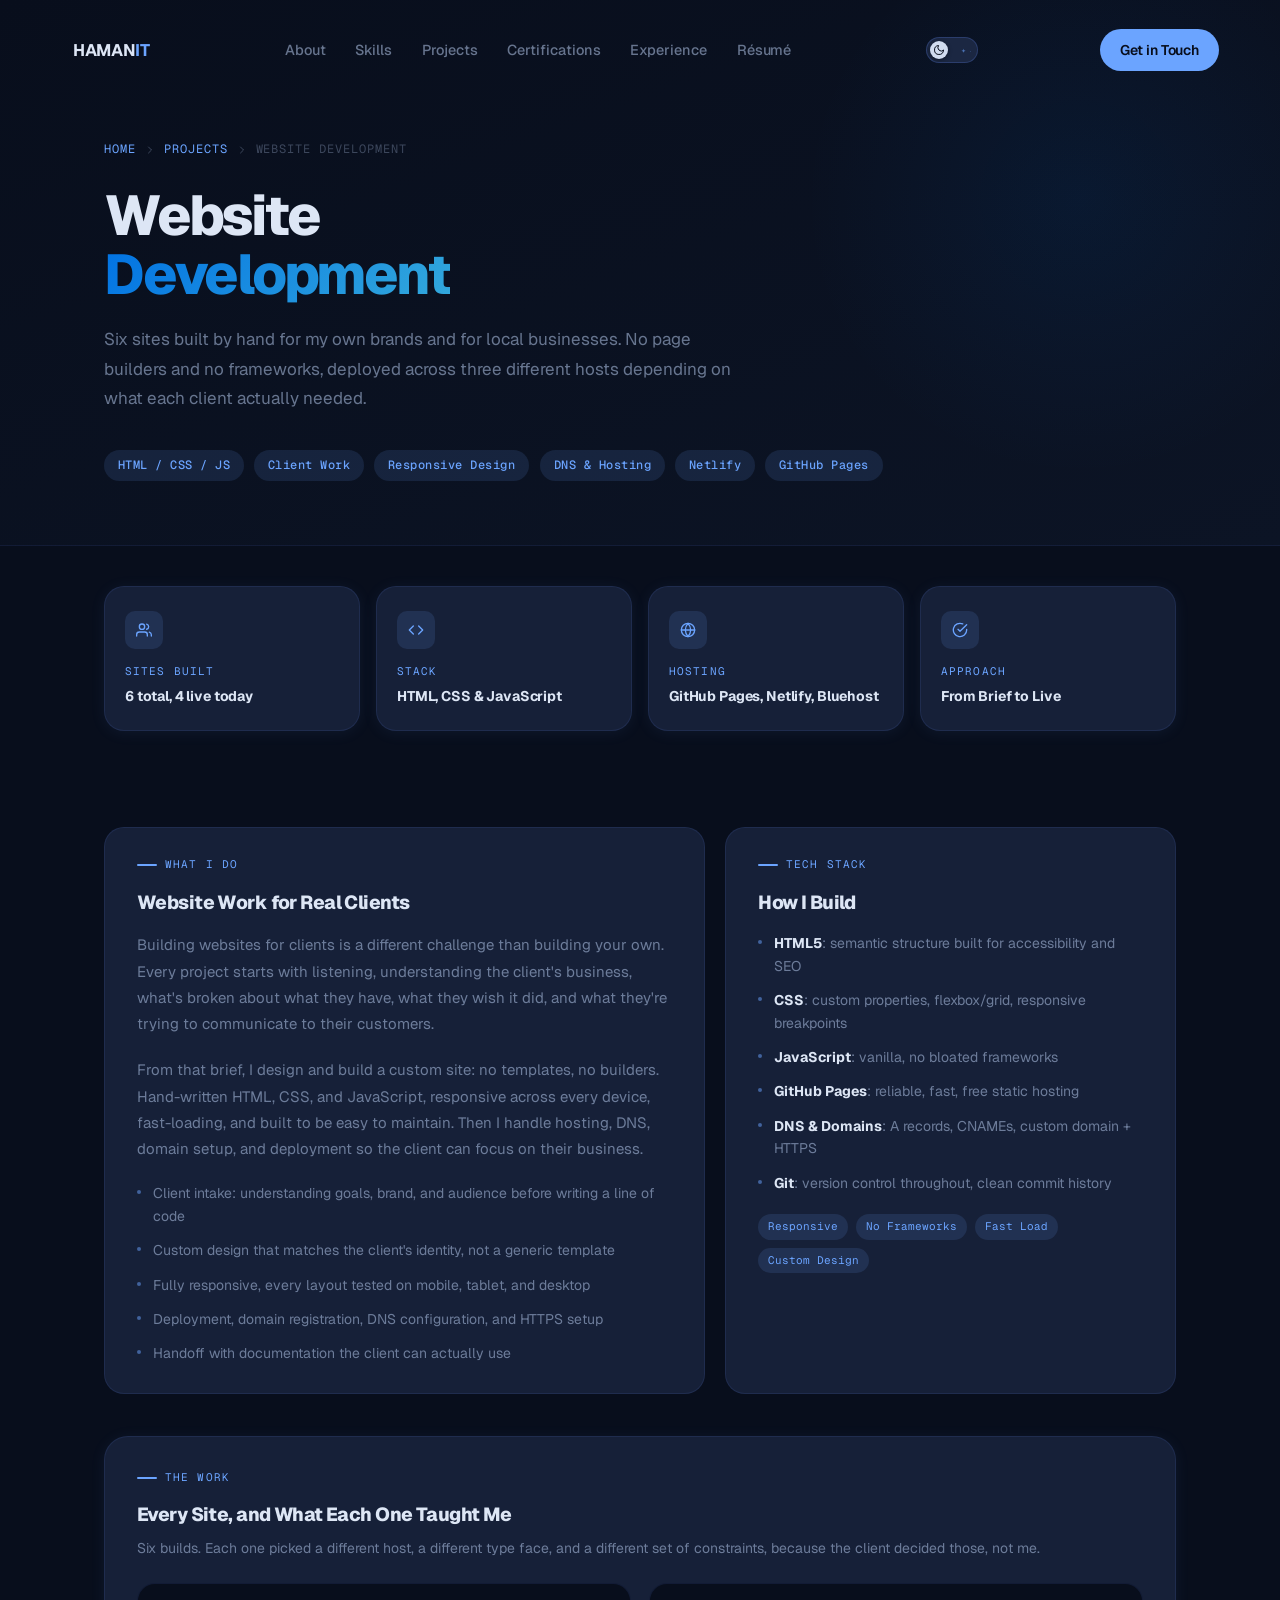
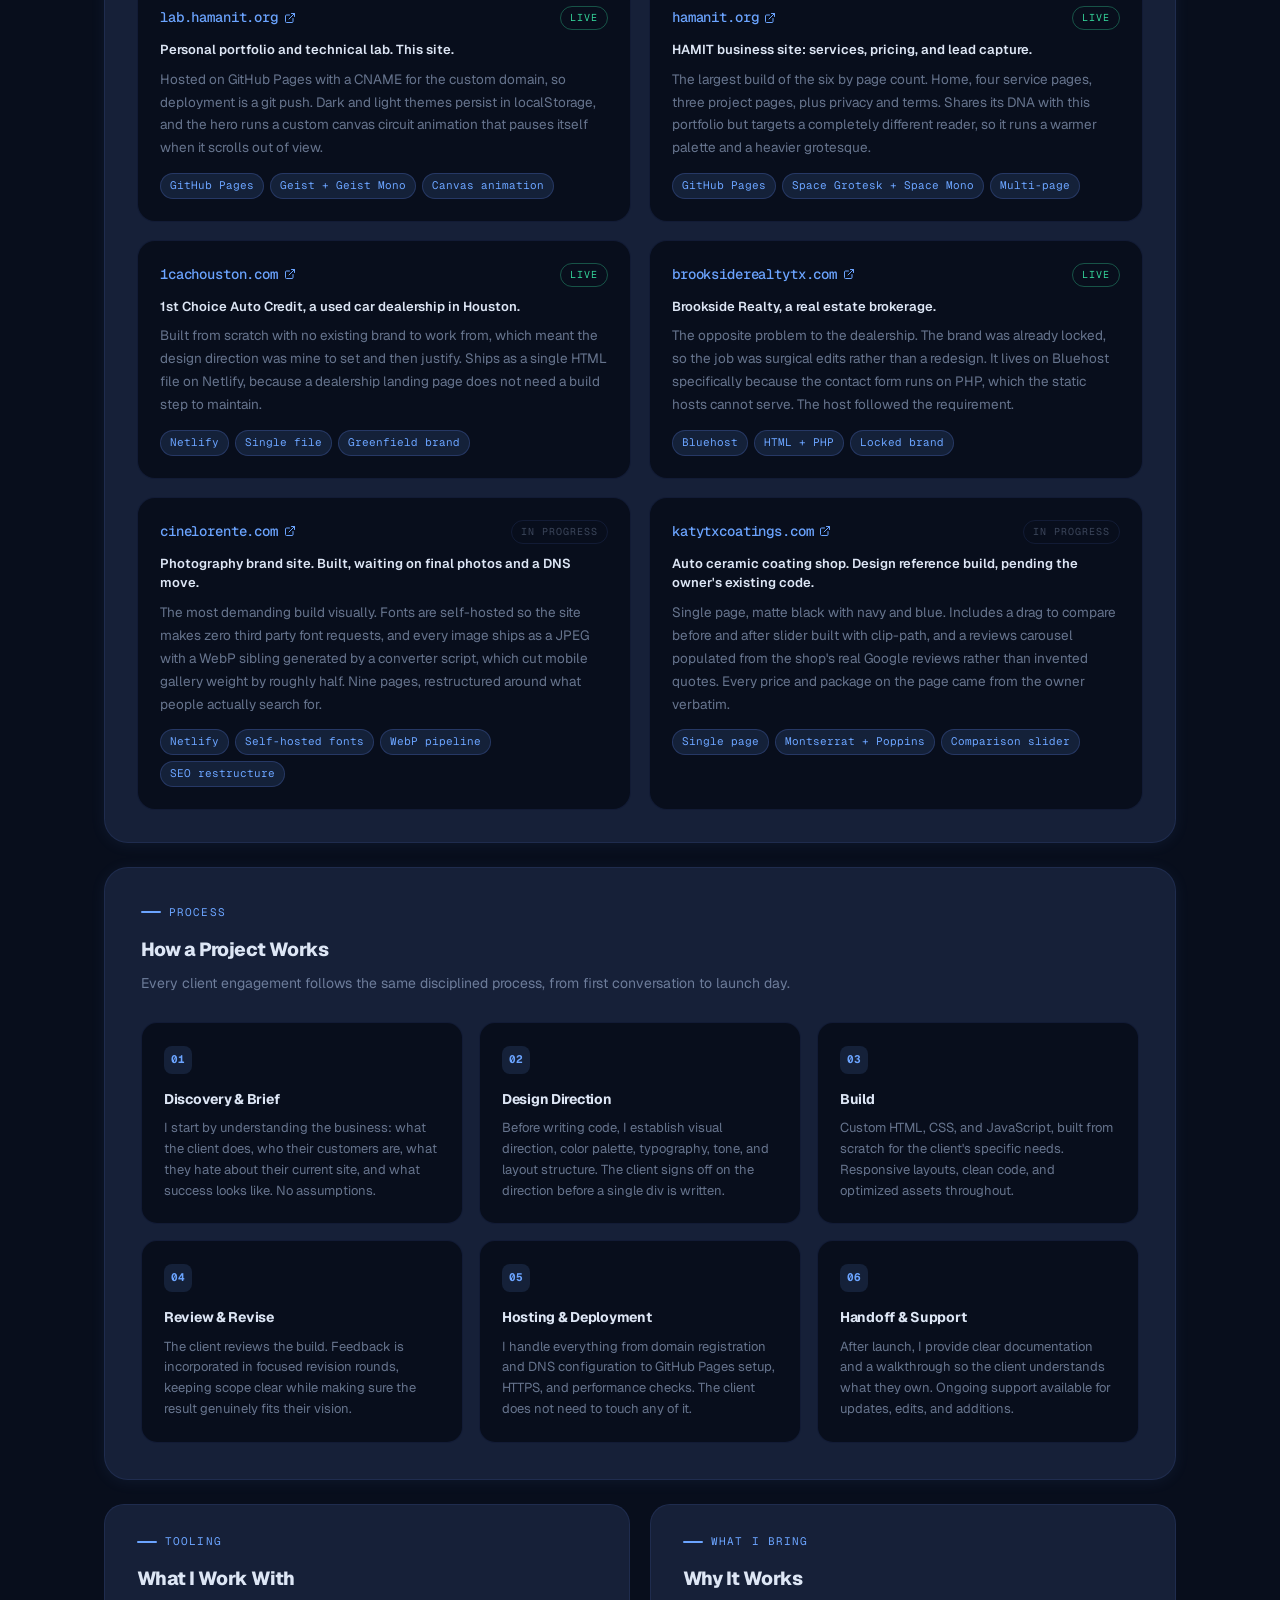
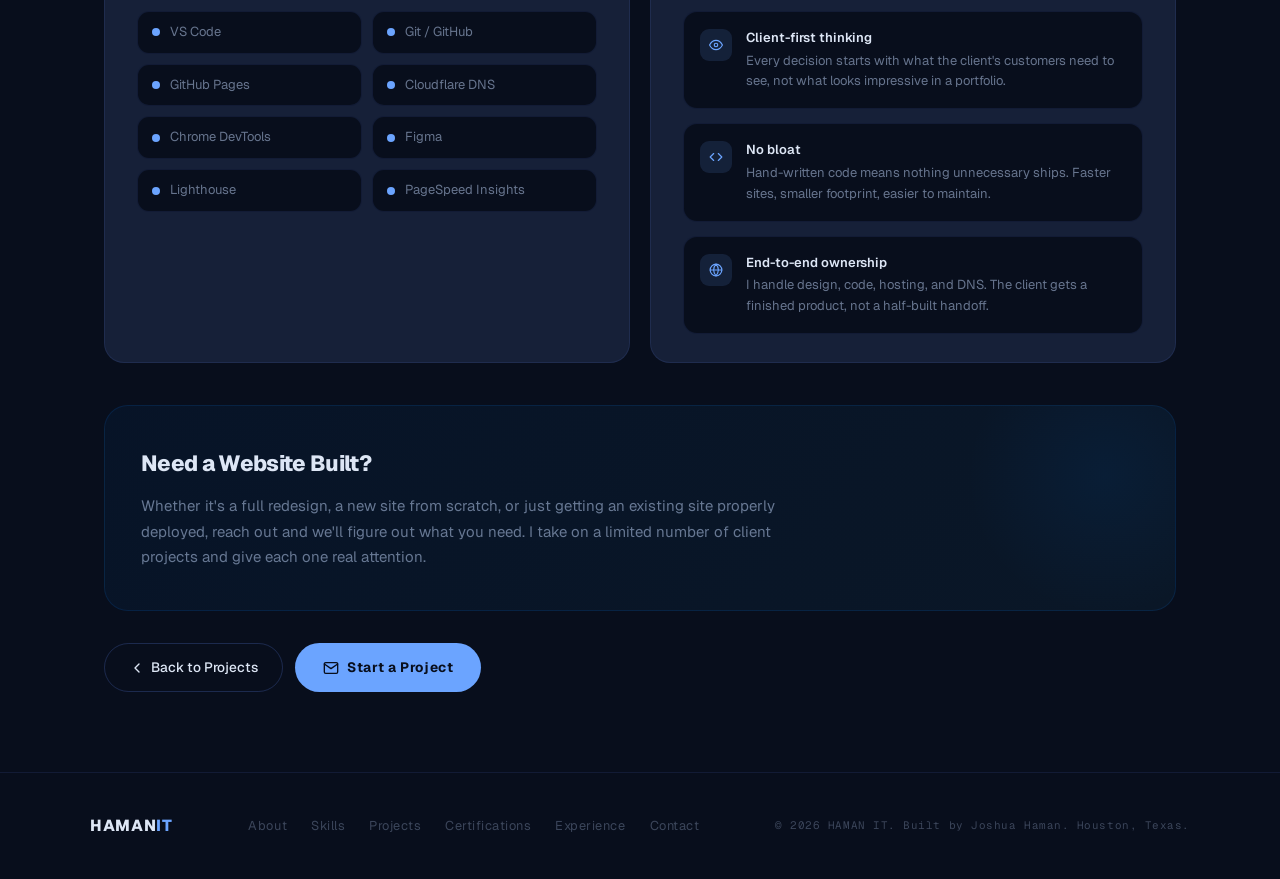
<file: projects/portfolio-website.html>
<!DOCTYPE html>
<html lang="en" data-theme="dark">
<head>
<script>
  document.documentElement.classList.add('js');
  (function () {
    var root  = document.documentElement;
    var saved = localStorage.getItem('hamanit-theme') || 'dark';
    root.setAttribute('data-theme', saved);
    document.addEventListener('DOMContentLoaded', function () {
      var btn = document.getElementById('themeToggle');
      if (!btn) return;
      btn.addEventListener('click', function () {
        var next = root.getAttribute('data-theme') === 'dark' ? 'light' : 'dark';
        root.setAttribute('data-theme', next);
        localStorage.setItem('hamanit-theme', next);
      });
    });
  }());
  /* Nav scroll shrink, via IntersectionObserver sentinel (no scroll listener) */
  document.addEventListener('DOMContentLoaded', function () {
    var nav = document.getElementById('nav');
    if (!nav) return;
    var sentinel = document.createElement('div');
    sentinel.setAttribute('aria-hidden', 'true');
    sentinel.style.cssText = 'position:absolute;top:0;left:0;width:1px;height:40px;pointer-events:none;';
    document.body.prepend(sentinel);
    new IntersectionObserver(function (entries) {
      nav.classList.toggle('scrolled', !entries[0].isIntersecting);
    }).observe(sentinel);
  });
  document.addEventListener('DOMContentLoaded', function () {
    var hamburger  = document.getElementById('hamburger');
    var mobileMenu = document.getElementById('mobile-menu');
    if (hamburger && mobileMenu) {
      hamburger.addEventListener('click', function () {
        hamburger.classList.toggle('open');
        mobileMenu.classList.toggle('open');
      });
      mobileMenu.querySelectorAll('a').forEach(function (a) {
        a.addEventListener('click', function () {
          hamburger.classList.remove('open');
          mobileMenu.classList.remove('open');
        });
      });
    }
  });
</script>
  <meta charset="UTF-8" />
  <meta name="viewport" content="width=device-width, initial-scale=1.0" />
  <title>Website Development | HAMAN IT</title>
  <meta name="description" content="Six sites built by hand for my own brands and for local businesses, across GitHub Pages, Netlify, and Bluehost. No page builders, no frameworks." />
  <link rel="preconnect" href="https://fonts.googleapis.com" />
  <link rel="preconnect" href="https://fonts.gstatic.com" crossorigin />
  <link href="https://fonts.googleapis.com/css2?family=Geist:wght@300..800&family=Geist+Mono:wght@300..600&display=swap" rel="stylesheet" />
  <link rel="stylesheet" href="../styles.css?v=20260804g" />
  <link rel="stylesheet" href="../interactions.css?v=20260804g" />
  <link rel="stylesheet" href="project-page.css?v=20260804g" />
  <style>
    .project-hero {
      background: linear-gradient(160deg, var(--bg) 0%, var(--bg2) 100%);
      border-bottom: 1px solid var(--border);
      padding: 140px 0 64px;
      position: relative; overflow: hidden;
    }
    .project-hero::before {
      content: ''; position: absolute;
      top: -100px; right: -100px; width: 600px; height: 600px;
      border-radius: 50%;
      background: radial-gradient(circle, rgba(0,113,227,0.08), transparent 65%);
      pointer-events: none;
    }
    .project-hero-inner { max-width: 1120px; margin: 0 auto; padding: 0 24px; }
    .project-breadcrumb {
      display: flex; align-items: center; gap: 8px;
      font-family: var(--ff-mono); font-size: 12px;
      color: var(--faint); margin-bottom: 28px;
      text-transform: uppercase; letter-spacing: 0.08em;
    }
    .project-breadcrumb a { color: var(--accent); transition: opacity 0.2s; }
    .project-breadcrumb a:hover { opacity: 0.7; }
    .project-breadcrumb svg { width: 12px; height: 12px; stroke: currentColor; fill: none; stroke-width: 2; stroke-linecap: round; stroke-linejoin: round; }
    .project-hero-title {
      font-size: clamp(2rem, 5vw, 3.5rem); font-weight: 800;
      letter-spacing: -0.04em; color: var(--text); line-height: 1.05;
      max-width: 780px; margin-bottom: 20px;
    }
    .project-hero-title .hl {
      background: linear-gradient(135deg, #0071e3, #34aadc);
      -webkit-background-clip: text; -webkit-text-fill-color: transparent; background-clip: text;
    }
    .project-hero-sub { font-size: 17px; color: var(--muted); max-width: 640px; line-height: 1.75; margin-bottom: 36px; }
    .hero-tags { display: flex; flex-wrap: wrap; gap: 10px; }
    .hero-tag {
      padding: 6px 14px; border-radius: 999px;
      border: 1px solid var(--accent-border); background: var(--accent-dim);
      color: var(--accent); font-family: var(--ff-mono); font-size: 12px;
      font-weight: 500; letter-spacing: 0.04em;
      animation: tag-pop 0.5s var(--transition) both;
    }
    @keyframes tag-pop {
      from { opacity: 0; transform: scale(0.85) translateY(6px); }
      to   { opacity: 1; transform: scale(1) translateY(0); }
    }
    .hero-tag:nth-child(1){animation-delay:0.2s}
    .hero-tag:nth-child(2){animation-delay:0.3s}
    .hero-tag:nth-child(3){animation-delay:0.4s}
    .hero-tag:nth-child(4){animation-delay:0.5s}
    .hero-tag:nth-child(5){animation-delay:0.6s}
    .hero-tag:nth-child(6){animation-delay:0.7s}
    .hero-particles { position: absolute; inset: 0; pointer-events: none; overflow: hidden; }
    .particle {
      position: absolute; border-radius: 50%;
      background: rgba(0,113,227,0.12);
      animation: float-particle linear infinite;
    }
    @keyframes float-particle {
      0%   { transform: translateY(0) rotate(0deg); opacity: 0; }
      10%  { opacity: 1; }
      90%  { opacity: 0.6; }
      100% { transform: translateY(-100vh) rotate(720deg); opacity: 0; }
    }
    #scroll-progress {
      position: fixed; top: 0; left: 0; height: 3px;
      background: linear-gradient(90deg, #0071e3, #34aadc);
      z-index: 9999; width: 100%;
      transform: scaleX(0); transform-origin: 0 50%;
      border-radius: 0 2px 2px 0;
    }
    /* Driven by CSS scroll-driven animation. Where unsupported the bar stays
       at scaleX(0), i.e. simply absent, rather than stuck at a wrong value. */
    @supports (animation-timeline: scroll()) {
      #scroll-progress {
        animation: progress-grow linear both;
        animation-timeline: scroll(root block);
      }
      @keyframes progress-grow { to { transform: scaleX(1); } }
    }
    @media (prefers-reduced-motion: reduce) { #scroll-progress { display: none; } }

    /* ── Stats ── */
    .stat-row { display: grid; grid-template-columns: repeat(4, 1fr); gap: 16px; margin: 40px 0; }
    .stat-card {
      background: var(--surface); border: 1px solid var(--border);
      border-radius: 20px; padding: 24px 20px;
      box-shadow: 0 2px 16px var(--accent-glow);
      position: relative; overflow: hidden;
      transition: transform 0.3s var(--transition), box-shadow 0.3s var(--transition); cursor: default;
    }
    .stat-card::after {
      content: ''; position: absolute; inset: 0; border-radius: 20px;
      background: linear-gradient(135deg, rgba(0,113,227,0.05), transparent 60%);
      opacity: 0; transition: opacity 0.3s;
    }
    .stat-card:hover { transform: translateY(-4px); box-shadow: 0 8px 32px var(--accent-glow); }
    .stat-card:hover::after { opacity: 1; }
    .stat-icon {
      width: 38px; height: 38px; border-radius: 10px;
      background: var(--accent-dim); border: 1px solid var(--accent-border);
      display: flex; align-items: center; justify-content: center; margin-bottom: 14px;
    }
    .stat-icon svg { width: 16px; height: 16px; stroke: var(--accent); fill: none; stroke-width: 2; stroke-linecap: round; stroke-linejoin: round; }
    .stat-label { font-family: var(--ff-mono); font-size: 11px; text-transform: uppercase; letter-spacing: 0.1em; color: var(--accent); margin-bottom: 6px; }
    .stat-value { font-size: 14px; font-weight: 700; color: var(--text); line-height: 1.4; letter-spacing: -0.01em; }

    /* ── Layout ── */
    .project-content { max-width: 1120px; margin: 0 auto; padding: 56px 24px 80px; }
    .detail-grid { display: grid; grid-template-columns: 1.2fr 0.9fr; gap: 20px; margin-bottom: 24px; }
    .section-eyebrow {
      display: flex; align-items: center; gap: 8px;
      font-family: var(--ff-mono); font-size: 11px;
      text-transform: uppercase; letter-spacing: 0.1em; color: var(--accent); margin-bottom: 14px;
    }
    .section-eyebrow::before { content: ''; display: block; width: 20px; height: 2px; border-radius: 1px; background: var(--accent); }
    .block-title { font-size: 19px; font-weight: 800; letter-spacing: -0.03em; color: var(--text); margin-bottom: 14px; }

    /* ── Per-site breakdown ── */
    .sites-section {
      background: var(--surface);
      border: 1px solid var(--border);
      border-radius: 24px;
      padding: 32px;
      box-shadow: 0 2px 16px var(--accent-glow);
      margin-bottom: 24px;
    }
    .site-grid {
      display: grid;
      grid-template-columns: repeat(2, 1fr);
      gap: 18px;
      margin-top: 24px;
    }
    .site-card {
      border: 1px solid var(--border);
      border-radius: 18px;
      background: var(--bg);
      padding: 22px;
    }
    .site-card-head {
      display: flex;
      align-items: center;
      justify-content: space-between;
      gap: 12px;
      margin-bottom: 10px;
    }
    .site-card-title {
      font-family: var(--ff-mono);
      font-size: 14px;
      font-weight: 500;
      color: var(--text);
      letter-spacing: -0.01em;
      overflow-wrap: anywhere;
    }
    /* Only the four reachable sites are links. The two in-progress builds stay
       plain text: cinelorente has not had its DNS moved yet, and the coatings
       domain still serves the owner's old site, so linking either would send
       people somewhere that is not this work. */
    a.site-card-title.is-link {
      display: inline-flex;
      align-items: center;
      gap: 6px;
      color: var(--accent);
      text-decoration: none;
      border-bottom: 1px solid transparent;
      transition: border-color 0.2s ease, opacity 0.2s ease;
    }
    a.site-card-title.is-link svg {
      width: 12px; height: 12px; flex-shrink: 0;
      stroke: currentColor; fill: none;
      stroke-width: 2; stroke-linecap: round; stroke-linejoin: round;
    }
    a.site-card-title.is-link:active { opacity: 0.7; }
    @media (hover: hover) and (pointer: fine) {
      a.site-card-title.is-link:hover { border-bottom-color: currentColor; }
    }
    .site-chip {
      font-family: var(--ff-mono);
      font-size: 10px;
      text-transform: uppercase;
      letter-spacing: 0.1em;
      color: var(--faint);
      border: 1px solid var(--border);
      border-radius: 999px;
      padding: 3px 9px;
      white-space: nowrap;
    }
    .site-chip.is-live {
      color: var(--accent2, #34d399);
      border-color: color-mix(in srgb, var(--accent2, #34d399) 35%, transparent);
    }
    .site-card-role {
      font-size: 13px;
      font-weight: 600;
      color: var(--text);
      line-height: 1.5;
      margin-bottom: 8px;
    }
    .site-card-text {
      font-size: 13.5px;
      color: var(--muted);
      line-height: 1.7;
      margin-bottom: 14px;
    }
    .site-meta { display: flex; flex-wrap: wrap; gap: 6px; }
    .site-meta span {
      font-family: var(--ff-mono);
      font-size: 11px;
      color: var(--accent);
      background: var(--accent-dim);
      border: 1px solid var(--accent-border, var(--border2));
      border-radius: 999px;
      padding: 3px 9px;
    }
    @media (max-width: 900px) {
      .site-grid { grid-template-columns: 1fr; }
    }
    @media (max-width: 560px) {
      .sites-section { padding: 20px; }
      .site-card { padding: 18px; }
    }
    .skill-list { gap: 12px; }
    .skill-item { font-size: 14px; color: var(--muted); line-height: 1.6; }

    /* ── Process steps ── */
    .process-section {
      background: var(--surface); border: 1px solid var(--border);
      border-radius: 24px; padding: 36px;
      box-shadow: 0 2px 16px var(--accent-glow); margin-bottom: 24px;
    }
    .process-grid { display: grid; grid-template-columns: repeat(3, 1fr); gap: 16px; margin-top: 28px; }
    .process-step {
      background: var(--bg); border: 1px solid var(--border);
      border-radius: 16px; padding: 22px;
      position: relative; overflow: hidden;
      transition: transform 0.3s var(--transition), border-color 0.3s, box-shadow 0.3s;
    }
    .process-step::before {
      content: ''; position: absolute; top: 0; left: 0; right: 0; height: 2px;
      background: linear-gradient(90deg, var(--accent), #34aadc);
      opacity: 0; transition: opacity 0.3s;
    }
    .process-step:hover { transform: translateY(-4px); border-color: var(--accent-border); box-shadow: 0 8px 24px var(--accent-glow); }
    .process-step:hover::before { opacity: 1; }
    .process-num {
      font-family: var(--ff-mono); font-size: 11px; font-weight: 700;
      color: var(--accent); background: var(--accent-dim);
      border: 1px solid var(--accent-border);
      width: 28px; height: 28px; border-radius: 8px;
      display: inline-flex; align-items: center; justify-content: center;
      margin-bottom: 14px; letter-spacing: 0.04em;
    }
    .process-title { font-size: 14px; font-weight: 700; color: var(--text); margin-bottom: 8px; letter-spacing: -0.02em; }
    .process-text { font-size: 13px; color: var(--muted); line-height: 1.6; }

    /* ── Featured case study ── */
    .case-study {
      background: var(--surface); border: 1px solid var(--border);
      border-radius: 24px; overflow: hidden;
      box-shadow: 0 2px 16px var(--accent-glow); margin-bottom: 24px;
    }
    .case-study-header {
      background: linear-gradient(135deg, rgba(0,113,227,0.08), rgba(52,170,220,0.04));
      border-bottom: 1px solid var(--border);
      padding: 32px 36px 28px;
      display: flex; align-items: flex-start; justify-content: space-between; gap: 24px; flex-wrap: wrap;
    }
    .case-label {
      font-family: var(--ff-mono); font-size: 11px; text-transform: uppercase;
      letter-spacing: 0.1em; color: var(--accent);
      background: var(--accent-dim); border: 1px solid var(--accent-border);
      padding: 4px 10px; border-radius: 999px; display: inline-block; margin-bottom: 14px;
    }
    .case-title { font-size: 22px; font-weight: 800; letter-spacing: -0.03em; color: var(--text); margin-bottom: 8px; }
    .case-url {
      font-family: var(--ff-mono); font-size: 13px; color: var(--accent);
      text-decoration: none; display: inline-flex; align-items: center; gap: 6px;
      transition: opacity 0.2s;
    }
    .case-url:hover { opacity: 0.7; }
    .case-url svg { width: 12px; height: 12px; stroke: currentColor; fill: none; stroke-width: 2; stroke-linecap: round; stroke-linejoin: round; }
    .case-meta { display: flex; flex-wrap: wrap; gap: 10px; align-self: flex-start; }
    .case-meta-item {
      padding: 6px 14px; border-radius: 999px;
      border: 1px solid var(--border); background: var(--bg);
      font-family: var(--ff-mono); font-size: 11px; color: var(--muted);
    }
    .case-body { padding: 36px; }
    .case-grid { display: grid; grid-template-columns: 1.1fr 0.9fr; gap: 32px; }
    .case-section-label {
      font-family: var(--ff-mono); font-size: 11px; text-transform: uppercase;
      letter-spacing: 0.1em; color: var(--accent); margin-bottom: 12px;
    }
    .case-text { font-size: 14px; color: var(--muted); line-height: 1.7; margin-bottom: 16px; }
    .case-list { display: grid; gap: 10px; }
    .case-list-item {
      display: flex; gap: 10px; align-items: flex-start;
      font-size: 13px; color: var(--muted); line-height: 1.5;
    }
    .case-list-item::before {
      content: ''; width: 6px; height: 6px; border-radius: 50%;
      background: var(--accent); flex-shrink: 0; margin-top: 6px;
    }
    .case-deliverables { display: flex; flex-wrap: wrap; gap: 8px; margin-top: 20px; }

    /* ── Bottom grid ── */
    .bottom-grid { display: grid; grid-template-columns: 1fr 1fr; gap: 20px; margin-bottom: 24px; }

    /* ── Tool grid ── */
    .tool-grid { display: grid; grid-template-columns: repeat(2, 1fr); gap: 10px; margin-top: 16px; }
    .tool-item {
      display: flex; align-items: center; gap: 10px;
      padding: 10px 14px; border-radius: 12px;
      border: 1px solid var(--border); background: var(--bg);
      font-size: 13px; color: var(--muted);
      transition: border-color 0.2s, color 0.2s;
    }
    .tool-item:hover { border-color: var(--accent-border); color: var(--text); }
    .tool-dot { width: 8px; height: 8px; border-radius: 50%; background: var(--accent); flex-shrink: 0; }

    /* ── What I bring ── */
    .value-grid { display: grid; gap: 14px; margin-top: 16px; }
    .value-item {
      display: flex; gap: 14px; align-items: flex-start;
      padding: 16px; border-radius: 14px;
      background: var(--bg); border: 1px solid var(--border); transition: border-color 0.2s;
    }
    .value-item:hover { border-color: var(--accent-border); }
    .value-icon {
      width: 32px; height: 32px; border-radius: 9px;
      background: var(--accent-dim); border: 1px solid var(--accent-border);
      display: flex; align-items: center; justify-content: center; flex-shrink: 0; margin-top: 1px;
    }
    .value-icon svg { width: 14px; height: 14px; stroke: var(--accent); fill: none; stroke-width: 2; stroke-linecap: round; stroke-linejoin: round; }
    .value-text { font-size: 13px; color: var(--muted); line-height: 1.6; }
    .value-text strong { color: var(--text); font-weight: 600; display: block; margin-bottom: 2px; }

    /* ── CTA ── */
    .cta-card {
      background: linear-gradient(135deg, rgba(0,113,227,0.06), rgba(52,170,220,0.06));
      border: 1px solid rgba(0,113,227,0.15);
      border-radius: 24px; padding: 40px 36px; margin-bottom: 32px;
      position: relative; overflow: hidden;
    }
    .cta-card::before {
      content: ''; position: absolute; top: -80px; right: -80px;
      width: 300px; height: 300px; border-radius: 50%;
      background: radial-gradient(circle, rgba(0,113,227,0.08), transparent 65%);
      pointer-events: none;
    }
    .cta-card-title { font-size: 22px; font-weight: 800; letter-spacing: -0.03em; color: var(--text); margin-bottom: 12px; position: relative; }
    .cta-card-text { font-size: 15px; color: var(--muted); line-height: 1.7; max-width: 640px; position: relative; }

    .build-badge {
      padding: 4px 10px; border-radius: 999px;
      border: 1px solid var(--accent-border); background: var(--accent-dim);
      color: var(--accent); font-family: var(--ff-mono); font-size: 11px;
    }
    .anim-up {
      opacity: 0; transform: translateY(30px);
      transition: opacity 0.7s var(--transition), transform 0.7s var(--transition);
    }
    .anim-up.in-view { opacity: 1; transform: translateY(0); }
    /* Reveal failsafe: no JS, or an observer that never fires in a hidden
       webview, must not leave the page permanently blank. */
    html:not(.js) .anim-up,
    html.reveal-fallback .anim-up { opacity: 1 !important; transform: none !important; transition: none !important; }
    @media (prefers-reduced-motion: reduce) {
      .anim-up { opacity: 1 !important; transform: none !important; transition: none !important; }
      .particle { display: none; }
    }
    @media (max-width: 900px) {
      .stat-row { grid-template-columns: repeat(2, 1fr); }
      .detail-grid { grid-template-columns: 1fr; }
      .process-grid { grid-template-columns: 1fr 1fr; }
      .case-grid { grid-template-columns: 1fr; }
      .bottom-grid { grid-template-columns: 1fr; }
    }
    @media (max-width: 560px) {
      .stat-row { grid-template-columns: 1fr 1fr; }
      .process-grid { grid-template-columns: 1fr; }
      .project-hero { padding: 120px 0 48px; }
      .case-study-header, .case-body { padding: 22px; }
      .cta-card { padding: 28px 22px; }
      .tool-grid { grid-template-columns: 1fr; }
    }
  </style>
</head>
<body>

<div id="scroll-progress"></div>

<nav class="nav" id="nav">
  <a href="../index.html" class="nav-logo">HAMAN<span>IT</span></a>
  <ul class="nav-links">
    <li><a href="../index.html#about">About</a></li>
    <li><a href="../index.html#skills">Skills</a></li>
    <li><a href="../index.html#projects">Projects</a></li>
    <li><a href="../index.html#certifications">Certifications</a></li>
    <li><a href="../index.html#experience">Experience</a></li>
    <li><a href="../Joshua_Haman_Resume.pdf" target="_blank">R&#233;sum&#233;</a></li>
  </ul>
  <button class="theme-toggle" id="themeToggle" aria-label="Toggle light/dark mode">
    <div class="toggle-track"><div class="toggle-thumb"><svg class="icon-moon" width="12" height="12" viewBox="0 0 24 24" fill="none" aria-hidden="true"><path stroke="currentColor" stroke-width="2" stroke-linecap="round" stroke-linejoin="round" d="M21 12.79A9 9 0 1 1 11.21 3 7 7 0 0 0 21 12.79z"/></svg><svg class="icon-sun" width="12" height="12" viewBox="0 0 24 24" fill="none" aria-hidden="true"><circle cx="12" cy="12" r="4" stroke="currentColor" stroke-width="2"/><path stroke="currentColor" stroke-width="2" stroke-linecap="round" d="M12 2v2M12 20v2M4.9 4.9l1.4 1.4M17.7 17.7l1.4 1.4M2 12h2M20 12h2M4.9 19.1l1.4-1.4M17.7 6.3l1.4-1.4"/></svg></div></div>
  </button>
  <a href="../index.html#contact" class="nav-cta">Get in Touch</a>
  <button class="nav-hamburger" id="hamburger" aria-label="Menu"><span></span><span></span></button>
</nav>

<div class="mobile-menu" id="mobile-menu">
  <a href="../index.html#about"      class="mm-link">About</a>
  <a href="../index.html#skills"     class="mm-link">Skills</a>
  <a href="../index.html#projects"   class="mm-link">Projects</a>
  <a href="../index.html#certifications"   class="mm-link">Certifications</a>
  <a href="../index.html#experience" class="mm-link">Experience</a>
  <a href="../Joshua_Haman_Resume.pdf" class="mm-link" target="_blank">R&#233;sum&#233;</a>
  <a href="../index.html#contact"    class="mm-cta">Get in Touch &#8594;</a>
</div>

<main>
  <header class="project-hero">
    <div class="hero-particles" id="hero-particles"></div>
    <div class="project-hero-inner">
      <nav class="project-breadcrumb">
        <a href="../index.html">Home</a>
        <svg viewBox="0 0 24 24"><path d="M9 18l6-6-6-6"/></svg>
        <a href="../index.html#projects">Projects</a>
        <svg viewBox="0 0 24 24"><path d="M9 18l6-6-6-6"/></svg>
        <span>Website Development</span>
      </nav>
      <h1 class="project-hero-title">
        Website<br><span class="hl">Development</span>
      </h1>
      <p class="project-hero-sub">
        Six sites built by hand for my own brands and for local businesses. No page builders and no frameworks, deployed across three different hosts depending on what each client actually needed.
      </p>
      <div class="hero-tags">
        <span class="hero-tag">HTML / CSS / JS</span>
        <span class="hero-tag">Client Work</span>
        <span class="hero-tag">Responsive Design</span>
        <span class="hero-tag">DNS &amp; Hosting</span>
        <span class="hero-tag">Netlify</span>
        <span class="hero-tag">GitHub Pages</span>
      </div>
    </div>
  </header>

  <div class="project-hero-inner" style="margin: 0 auto; max-width: 1120px; padding: 0 24px;">
    <div class="stat-row anim-up">
      <div class="stat-card" tabindex="0">
        <div class="stat-icon"><svg viewBox="0 0 24 24"><path d="M17 21v-2a4 4 0 0 0-4-4H5a4 4 0 0 0-4 4v2"/><circle cx="9" cy="7" r="4"/><path d="M23 21v-2a4 4 0 0 0-3-3.87"/><path d="M16 3.13a4 4 0 0 1 0 7.75"/></svg></div>
        <div class="stat-label">Sites Built</div>
        <div class="stat-value">6 total, 4 live today</div>
      </div>
      <div class="stat-card" tabindex="0">
        <div class="stat-icon"><svg viewBox="0 0 24 24"><polyline points="16 18 22 12 16 6"/><polyline points="8 6 2 12 8 18"/></svg></div>
        <div class="stat-label">Stack</div>
        <div class="stat-value">HTML, CSS &amp; JavaScript</div>
      </div>
      <div class="stat-card" tabindex="0">
        <div class="stat-icon"><svg viewBox="0 0 24 24"><circle cx="12" cy="12" r="10"/><line x1="2" y1="12" x2="22" y2="12"/><path d="M12 2a15.3 15.3 0 0 1 4 10 15.3 15.3 0 0 1-4 10 15.3 15.3 0 0 1-4-10 15.3 15.3 0 0 1 4-10z"/></svg></div>
        <div class="stat-label">Hosting</div>
        <div class="stat-value">GitHub Pages, Netlify, Bluehost</div>
      </div>
      <div class="stat-card" tabindex="0">
        <div class="stat-icon"><svg viewBox="0 0 24 24"><path d="M22 11.08V12a10 10 0 1 1-5.93-9.14"/><polyline points="22 4 12 14.01 9 11.01"/></svg></div>
        <div class="stat-label">Approach</div>
        <div class="stat-value">From Brief to Live</div>
      </div>
    </div>
  </div>

  <div class="project-content">

    <!-- Overview -->
    <div class="detail-grid">
      <div class="card anim-up">
        <div class="section-eyebrow">What I Do</div>
        <h2 class="block-title">Website Work for Real Clients</h2>
        <p style="font-size:15px; color:var(--muted); line-height:1.75; margin-bottom:20px;">
          Building websites for clients is a different challenge than building your own. Every project starts with listening, understanding the client&#x27;s business, what&#x27;s broken about what they have, what they wish it did, and what they&#x27;re trying to communicate to their customers.
        </p>
        <p style="font-size:15px; color:var(--muted); line-height:1.75; margin-bottom:20px;">
          From that brief, I design and build a custom site: no templates, no builders. Hand-written HTML, CSS, and JavaScript, responsive across every device, fast-loading, and built to be easy to maintain. Then I handle hosting, DNS, domain setup, and deployment so the client can focus on their business.
        </p>
        <ul class="skill-list">
          <li class="skill-item">Client intake: understanding goals, brand, and audience before writing a line of code</li>
          <li class="skill-item">Custom design that matches the client&#x27;s identity, not a generic template</li>
          <li class="skill-item">Fully responsive, every layout tested on mobile, tablet, and desktop</li>
          <li class="skill-item">Deployment, domain registration, DNS configuration, and HTTPS setup</li>
          <li class="skill-item">Handoff with documentation the client can actually use</li>
        </ul>
      </div>
      <div class="card anim-up" style="animation-delay:0.1s;">
        <div class="section-eyebrow">Tech Stack</div>
        <h2 class="block-title">How I Build</h2>
        <ul class="skill-list" style="margin-bottom:20px;">
          <li class="skill-item"><strong style="color:var(--text);">HTML5</strong>: semantic structure built for accessibility and SEO</li>
          <li class="skill-item"><strong style="color:var(--text);">CSS</strong>: custom properties, flexbox/grid, responsive breakpoints</li>
          <li class="skill-item"><strong style="color:var(--text);">JavaScript</strong>: vanilla, no bloated frameworks</li>
          <li class="skill-item"><strong style="color:var(--text);">GitHub Pages</strong>: reliable, fast, free static hosting</li>
          <li class="skill-item"><strong style="color:var(--text);">DNS &amp; Domains</strong>: A records, CNAMEs, custom domain + HTTPS</li>
          <li class="skill-item"><strong style="color:var(--text);">Git</strong>: version control throughout, clean commit history</li>
        </ul>
        <div style="display:flex; flex-wrap:wrap; gap:8px; margin-top:4px;">
          <span class="build-badge">Responsive</span>
          <span class="build-badge">No Frameworks</span>
          <span class="build-badge">Fast Load</span>
          <span class="build-badge">Custom Design</span>
        </div>
      </div>
    </div>

    <!-- The sites -->
    <div class="sites-section anim-up">
      <div class="section-eyebrow">The Work</div>
      <h2 class="block-title" style="margin-bottom:6px;">Every Site, and What Each One Taught Me</h2>
      <p style="font-size:14px; color:var(--muted); line-height:1.6; margin-bottom:4px;">
        Six builds. Each one picked a different host, a different type face, and a different set of constraints, because the client decided those, not me.
      </p>

      <div class="site-grid">

        <article class="site-card">
          <header class="site-card-head">
            <a class="site-card-title is-link" href="https://lab.hamanit.org" target="_blank" rel="noopener">lab.hamanit.org<svg viewBox="0 0 24 24" aria-hidden="true"><path d="M18 13v6a2 2 0 0 1-2 2H5a2 2 0 0 1-2-2V8a2 2 0 0 1 2-2h6"/><polyline points="15 3 21 3 21 9"/><line x1="10" y1="14" x2="21" y2="3"/></svg></a>
            <span class="site-chip is-live">Live</span>
          </header>
          <p class="site-card-role">Personal portfolio and technical lab. This site.</p>
          <p class="site-card-text">
            Hosted on GitHub Pages with a CNAME for the custom domain, so deployment is a git push. Dark and light themes persist in localStorage, and the hero runs a custom canvas circuit animation that pauses itself when it scrolls out of view.
          </p>
          <div class="site-meta">
            <span>GitHub Pages</span><span>Geist + Geist Mono</span><span>Canvas animation</span>
          </div>
        </article>

        <article class="site-card">
          <header class="site-card-head">
            <a class="site-card-title is-link" href="https://hamanit.org" target="_blank" rel="noopener">hamanit.org<svg viewBox="0 0 24 24" aria-hidden="true"><path d="M18 13v6a2 2 0 0 1-2 2H5a2 2 0 0 1-2-2V8a2 2 0 0 1 2-2h6"/><polyline points="15 3 21 3 21 9"/><line x1="10" y1="14" x2="21" y2="3"/></svg></a>
            <span class="site-chip is-live">Live</span>
          </header>
          <p class="site-card-role">HAMIT business site: services, pricing, and lead capture.</p>
          <p class="site-card-text">
            The largest build of the six by page count. Home, four service pages, three project pages, plus privacy and terms. Shares its DNA with this portfolio but targets a completely different reader, so it runs a warmer palette and a heavier grotesque.
          </p>
          <div class="site-meta">
            <span>GitHub Pages</span><span>Space Grotesk + Space Mono</span><span>Multi-page</span>
          </div>
        </article>

        <article class="site-card">
          <header class="site-card-head">
            <a class="site-card-title is-link" href="https://1cachouston.com" target="_blank" rel="noopener">1cachouston.com<svg viewBox="0 0 24 24" aria-hidden="true"><path d="M18 13v6a2 2 0 0 1-2 2H5a2 2 0 0 1-2-2V8a2 2 0 0 1 2-2h6"/><polyline points="15 3 21 3 21 9"/><line x1="10" y1="14" x2="21" y2="3"/></svg></a>
            <span class="site-chip is-live">Live</span>
          </header>
          <p class="site-card-role">1st Choice Auto Credit, a used car dealership in Houston.</p>
          <p class="site-card-text">
            Built from scratch with no existing brand to work from, which meant the design direction was mine to set and then justify. Ships as a single HTML file on Netlify, because a dealership landing page does not need a build step to maintain.
          </p>
          <div class="site-meta">
            <span>Netlify</span><span>Single file</span><span>Greenfield brand</span>
          </div>
        </article>

        <article class="site-card">
          <header class="site-card-head">
            <a class="site-card-title is-link" href="https://brooksiderealtytx.com" target="_blank" rel="noopener">brooksiderealtytx.com<svg viewBox="0 0 24 24" aria-hidden="true"><path d="M18 13v6a2 2 0 0 1-2 2H5a2 2 0 0 1-2-2V8a2 2 0 0 1 2-2h6"/><polyline points="15 3 21 3 21 9"/><line x1="10" y1="14" x2="21" y2="3"/></svg></a>
            <span class="site-chip is-live">Live</span>
          </header>
          <p class="site-card-role">Brookside Realty, a real estate brokerage.</p>
          <p class="site-card-text">
            The opposite problem to the dealership. The brand was already locked, so the job was surgical edits rather than a redesign. It lives on Bluehost specifically because the contact form runs on PHP, which the static hosts cannot serve. The host followed the requirement.
          </p>
          <div class="site-meta">
            <span>Bluehost</span><span>HTML + PHP</span><span>Locked brand</span>
          </div>
        </article>

        <article class="site-card">
          <header class="site-card-head">
            <a class="site-card-title is-link" href="https://cinelorente.com" target="_blank" rel="noopener">cinelorente.com<svg viewBox="0 0 24 24" aria-hidden="true"><path d="M18 13v6a2 2 0 0 1-2 2H5a2 2 0 0 1-2-2V8a2 2 0 0 1 2-2h6"/><polyline points="15 3 21 3 21 9"/><line x1="10" y1="14" x2="21" y2="3"/></svg></a>
            <span class="site-chip">In progress</span>
          </header>
          <p class="site-card-role">Photography brand site. Built, waiting on final photos and a DNS move.</p>
          <p class="site-card-text">
            The most demanding build visually. Fonts are self-hosted so the site makes zero third party font requests, and every image ships as a JPEG with a WebP sibling generated by a converter script, which cut mobile gallery weight by roughly half. Nine pages, restructured around what people actually search for.
          </p>
          <div class="site-meta">
            <span>Netlify</span><span>Self-hosted fonts</span><span>WebP pipeline</span><span>SEO restructure</span>
          </div>
        </article>

        <article class="site-card">
          <header class="site-card-head">
            <a class="site-card-title is-link" href="https://katytxcoatings.com" target="_blank" rel="noopener">katytxcoatings.com<svg viewBox="0 0 24 24" aria-hidden="true"><path d="M18 13v6a2 2 0 0 1-2 2H5a2 2 0 0 1-2-2V8a2 2 0 0 1 2-2h6"/><polyline points="15 3 21 3 21 9"/><line x1="10" y1="14" x2="21" y2="3"/></svg></a>
            <span class="site-chip">In progress</span>
          </header>
          <p class="site-card-role">Auto ceramic coating shop. Design reference build, pending the owner's existing code.</p>
          <p class="site-card-text">
            Single page, matte black with navy and blue. Includes a drag to compare before and after slider built with clip-path, and a reviews carousel populated from the shop's real Google reviews rather than invented quotes. Every price and package on the page came from the owner verbatim.
          </p>
          <div class="site-meta">
            <span>Single page</span><span>Montserrat + Poppins</span><span>Comparison slider</span>
          </div>
        </article>

      </div>
    </div>

    <!-- Process -->
    <div class="process-section anim-up">
      <div class="section-eyebrow">Process</div>
      <h2 class="block-title" style="margin-bottom:6px;">How a Project Works</h2>
      <p style="font-size:14px; color:var(--muted); line-height:1.6;">Every client engagement follows the same disciplined process, from first conversation to launch day.</p>
      <div class="process-grid">
        <div class="process-step">
          <div class="process-num">01</div>
          <div class="process-title">Discovery &amp; Brief</div>
          <div class="process-text">I start by understanding the business: what the client does, who their customers are, what they hate about their current site, and what success looks like. No assumptions.</div>
        </div>
        <div class="process-step">
          <div class="process-num">02</div>
          <div class="process-title">Design Direction</div>
          <div class="process-text">Before writing code, I establish visual direction, color palette, typography, tone, and layout structure. The client signs off on the direction before a single div is written.</div>
        </div>
        <div class="process-step">
          <div class="process-num">03</div>
          <div class="process-title">Build</div>
          <div class="process-text">Custom HTML, CSS, and JavaScript, built from scratch for the client&#x27;s specific needs. Responsive layouts, clean code, and optimized assets throughout.</div>
        </div>
        <div class="process-step">
          <div class="process-num">04</div>
          <div class="process-title">Review &amp; Revise</div>
          <div class="process-text">The client reviews the build. Feedback is incorporated in focused revision rounds, keeping scope clear while making sure the result genuinely fits their vision.</div>
        </div>
        <div class="process-step">
          <div class="process-num">05</div>
          <div class="process-title">Hosting &amp; Deployment</div>
          <div class="process-text">I handle everything from domain registration and DNS configuration to GitHub Pages setup, HTTPS, and performance checks. The client does not need to touch any of it.</div>
        </div>
        <div class="process-step">
          <div class="process-num">06</div>
          <div class="process-title">Handoff &amp; Support</div>
          <div class="process-text">After launch, I provide clear documentation and a walkthrough so the client understands what they own. Ongoing support available for updates, edits, and additions.</div>
        </div>
      </div>
    </div>

    <!-- Tools + Value -->
    <div class="bottom-grid">
      <div class="card anim-up">
        <div class="section-eyebrow">Tooling</div>
        <h3 class="block-title">What I Work With</h3>
        <div class="tool-grid">
          <div class="tool-item"><div class="tool-dot"></div>VS Code</div>
          <div class="tool-item"><div class="tool-dot"></div>Git / GitHub</div>
          <div class="tool-item"><div class="tool-dot"></div>GitHub Pages</div>
          <div class="tool-item"><div class="tool-dot"></div>Cloudflare DNS</div>
          <div class="tool-item"><div class="tool-dot"></div>Chrome DevTools</div>
          <div class="tool-item"><div class="tool-dot"></div>Figma</div>
          <div class="tool-item"><div class="tool-dot"></div>Lighthouse</div>
          <div class="tool-item"><div class="tool-dot"></div>PageSpeed Insights</div>
        </div>
      </div>
      <div class="card anim-up" style="animation-delay:0.1s;">
        <div class="section-eyebrow">What I Bring</div>
        <h3 class="block-title">Why It Works</h3>
        <div class="value-grid">
          <div class="value-item">
            <div class="value-icon"><svg viewBox="0 0 24 24"><path d="M1 12s4-8 11-8 11 8 11 8-4 8-11 8-11-8-11-8z"/><circle cx="12" cy="12" r="3"/></svg></div>
            <div class="value-text"><strong>Client-first thinking</strong>Every decision starts with what the client&#x27;s customers need to see, not what looks impressive in a portfolio.</div>
          </div>
          <div class="value-item">
            <div class="value-icon"><svg viewBox="0 0 24 24"><polyline points="16 18 22 12 16 6"/><polyline points="8 6 2 12 8 18"/></svg></div>
            <div class="value-text"><strong>No bloat</strong>Hand-written code means nothing unnecessary ships. Faster sites, smaller footprint, easier to maintain.</div>
          </div>
          <div class="value-item">
            <div class="value-icon"><svg viewBox="0 0 24 24"><circle cx="12" cy="12" r="10"/><line x1="2" y1="12" x2="22" y2="12"/><path d="M12 2a15.3 15.3 0 0 1 4 10 15.3 15.3 0 0 1-4 10 15.3 15.3 0 0 1-4-10 15.3 15.3 0 0 1 4-10z"/></svg></div>
            <div class="value-text"><strong>End-to-end ownership</strong>I handle design, code, hosting, and DNS. The client gets a finished product, not a half-built handoff.</div>
          </div>
        </div>
      </div>
    </div>

    <!-- CTA -->
    <div class="cta-card anim-up">
      <h3 class="cta-card-title">Need a Website Built?</h3>
      <p class="cta-card-text">
        Whether it&#x27;s a full redesign, a new site from scratch, or just getting an existing site properly deployed, reach out and we&#x27;ll figure out what you need. I take on a limited number of client projects and give each one real attention.
      </p>
    </div>

    <div style="display:flex; gap:12px; flex-wrap:wrap;" class="anim-up">
      <a class="btn-ghost" href="../index.html#projects">
        <svg viewBox="0 0 24 24"><path d="M15 18l-6-6 6-6"/></svg>
        Back to Projects
      </a>
      <a class="btn-primary" href="mailto:joshham364@gmail.com?subject=HAMAN%20IT%20-%20Website%20Project%20Inquiry">
        <svg viewBox="0 0 24 24"><path d="M4 4h16c1.1 0 2 .9 2 2v12c0 1.1-.9 2-2 2H4c-1.1 0-2-.9-2-2V6c0-1.1.9-2 2-2z"/><polyline points="22,6 12,13 2,6"/></svg>
        Start a Project
      </a>
    </div>

  </div>
</main>

<footer class="footer">
  <div class="container footer-inner">
    <a href="../index.html" class="footer-logo">HAMAN<span>IT</span></a>
    <nav class="footer-nav">
      <a href="../index.html#about">About</a>
      <a href="../index.html#skills">Skills</a>
      <a href="../index.html#projects">Projects</a>
      <a href="../index.html#certifications">Certifications</a>
      <a href="../index.html#experience">Experience</a>
      <a href="../index.html#contact">Contact</a>
    </nav>
    <p class="footer-copy">&#169; 2026 HAMAN IT. Built by Joshua Haman. Houston, Texas.</p>
  </div>
</footer>

<script src="../interactions.js?v=20260804g" defer></script>
<script>
  /* Scroll progress bar is driven by CSS scroll-driven animation, see the
     @supports block in the page styles. No scroll listener needed. */

  const animEls = document.querySelectorAll('.anim-up');
  const io = new IntersectionObserver((entries) => {
    entries.forEach((e, i) => {
      if (e.isIntersecting) {
        setTimeout(() => e.target.classList.add('in-view'), i * 60);
        io.unobserve(e.target);
      }
    });
  }, { threshold: 0.08 });
  animEls.forEach(el => io.observe(el));

  /* Reveal failsafe: hidden webviews suspend IntersectionObserver, which would
     leave every block stuck at opacity 0. */
  setTimeout(function () {
    if (!document.querySelector('.anim-up.in-view')) {
      document.documentElement.classList.add('reveal-fallback');
    }
  }, 2500);


  const container = document.getElementById('hero-particles');
  for (let i = 0; i < 14; i++) {
    const p = document.createElement('div');
    p.classList.add('particle');
    const size = Math.random() * 10 + 4;
    p.style.cssText = `width:${size}px;height:${size}px;left:${Math.random()*100}%;bottom:${-size}px;animation-duration:${8+Math.random()*12}s;animation-delay:${Math.random()*8}s;`;
    container.appendChild(p);
  }
</script>
</body>
</html>
</file>
<file: styles.css>
/* ================================================================
   HAMAN IT — Portfolio Stylesheet  v2
   Deep Navy + Electric Blue + Emerald — Professional IT Theme
   ================================================================ */

@import url('https://fonts.googleapis.com/css2?family=Geist:wght@300..800&family=Geist+Mono:wght@300..600&display=swap');

/* ---- Reset & Base ---- */
*, *::before, *::after { box-sizing: border-box; margin: 0; padding: 0; }

/* ================================================================
   THEME VARIABLES
   ================================================================ */

/* ── Dark Mode (default) — Deep Navy ─────────────────────────── */
:root {
  --bg:          #080e1c;
  --bg2:         #0c1425;
  --bg3:         #101a2e;
  --surface:     #162038;
  --surface2:    #1b2742;
  --border:      rgba(100,140,255,0.11);
  --border2:     rgba(100,140,255,0.22);
  --text:        #dde6f5;
  --muted:       rgba(180,200,235,0.55);
  --faint:       rgba(180,200,235,0.30);
  --accent:      #6ba4ff;    /* soft electric blue        */
  --accent2:     #34d399;    /* soft emerald green        */
  --accent-dim:  rgba(107,164,255,0.13);
  --accent-glow: rgba(107,164,255,0.07);
  --radius:      12px;
  --radius-lg:   20px;
  --ff-display:  'Geist', system-ui, -apple-system, sans-serif;
  --ff-mono:     'Geist Mono', ui-monospace, monospace;
  --transition:  0.3s cubic-bezier(0.4,0,0.2,1);
  --theme-transition: 0.45s cubic-bezier(0.4,0,0.2,1);
}

/* ── Light Mode — Clean Slate ────────────────────────────────── */
[data-theme="light"] {
  --bg:          #f5f7fc;
  --bg2:         #edf0f8;
  --bg3:         #e4e8f2;
  --surface:     #d8deed;
  --surface2:    #ccd4e8;
  --border:      rgba(20,50,140,0.10);
  --border2:     rgba(20,50,140,0.20);
  --text:        #0e1629;
  --muted:       rgba(14,22,55,0.60);
  --faint:       rgba(14,22,55,0.38);
  --accent:      #2558d4;    /* royal blue for text/icons */
  --accent2:     #059669;    /* emerald green             */
  --accent-dim:  rgba(37,88,212,0.11);
  --accent-glow: rgba(37,88,212,0.06);
}

/* ── Global theme transition ──────────────────────────────────── */
body,
.nav,
.hero,
.hero-stat-bar,
.about,
.skills,
.projects,
.services,
.experience,
.contact,
.footer,
.skill-card,
.service-card,
.project-row,
.timeline-item,
.contact-link-item,
.form-field input,
.form-field textarea,
.mobile-menu {
  transition-property: background, background-color, border-color, color, box-shadow;
  transition-duration: var(--theme-transition);
  transition-timing-function: cubic-bezier(0.4, 0, 0.2, 1);
}

/* ── Light-mode scrolled nav ─────────────────────────────────── */
[data-theme="light"] .nav.scrolled {
  background: rgba(255,255,255,0.78);
  border-color: var(--border2);
  box-shadow: 0 12px 32px rgba(16,26,52,0.10),
              inset 0 1px 0 rgba(255,255,255,0.9);
}

/* ── Light-mode hero adjustments ─────────────────────────────── */
[data-theme="light"] .hero-noise { opacity: 0.2; }
[data-theme="light"] .hero-grid-lines {
  background-image:
    linear-gradient(rgba(14,22,55,0.05) 1px, transparent 1px),
    linear-gradient(90deg, rgba(14,22,55,0.05) 1px, transparent 1px);
}
[data-theme="light"] .hero::before {
  background: radial-gradient(ellipse, rgba(37,88,212,0.08) 0%, transparent 65%);
}
[data-theme="light"] .hero::after {
  background: radial-gradient(ellipse, rgba(5,150,105,0.07) 0%, transparent 70%);
}
[data-theme="light"] .hero-stat-bar {
  background: rgba(245,247,252,0.7);
}

/* ── Light-mode form inputs ───────────────────────────────────── */
[data-theme="light"] .form-field input,
[data-theme="light"] .form-field textarea {
  background: var(--bg3);
  border-color: var(--border2);
  color: var(--text);
}
[data-theme="light"] .form-field input:focus,
[data-theme="light"] .form-field textarea:focus {
  border-color: var(--accent);
  background: var(--surface);
  box-shadow: 0 0 0 3px rgba(37,88,212,0.08);
}

/* ── Light-mode service/skill card hovers ────────────────────── */
[data-theme="light"] .skill-card:hover,
[data-theme="light"] .service-card:hover {
  box-shadow: 0 8px 40px rgba(37,88,212,0.12);
}
[data-theme="light"] .project-row:hover {
  background: var(--surface);
}
[data-theme="light"] .timeline-item::before {
  box-shadow: 0 0 12px rgba(37,88,212,0.4);
}

/* ── Light-mode btn overrides ────────────────────────────────── */
[data-theme="light"] .btn-primary {
  background: #2558d4;
  color: #fff;
  box-shadow: 0 4px 20px rgba(37,88,212,0.2);
}
[data-theme="light"] .btn-primary:hover {
  background: #1d47b8;
  box-shadow: 0 8px 32px rgba(37,88,212,0.3);
}
[data-theme="light"] .nav-cta {
  background: #2558d4;
  color: #fff;
}
[data-theme="light"] .nav-cta:hover { background: #1d47b8; }
[data-theme="light"] .mm-cta {
  background: #2558d4;
  color: #fff;
}
[data-theme="light"] .btn-ghost {
  border-color: var(--border2);
  color: var(--text);
}
[data-theme="light"] .btn-ghost:hover {
  border-color: var(--accent);
  color: var(--accent);
}
[data-theme="light"] .project-key-learning {
  background: rgba(37,88,212,0.06);
  border-color: rgba(37,88,212,0.15);
}
[data-theme="light"] .mobile-menu { background: var(--bg); }
[data-theme="light"] .form-success {
  background: rgba(5,150,105,0.07);
  border-color: rgba(5,150,105,0.25);
  color: var(--accent2);
}

/* ================================================================
   THEME TOGGLE BUTTON
   ================================================================ */
.theme-toggle {
  position: relative;
  width: 52px;
  height: 26px;
  cursor: pointer;
  background: none;
  border: none;
  padding: 0;
  flex-shrink: 0;
}

.toggle-track {
  width: 52px;
  height: 26px;
  border-radius: 999px;
  background: var(--surface2);
  border: 1.5px solid var(--border2);
  position: relative;
  overflow: hidden;
  transition:
    background var(--theme-transition),
    border-color var(--theme-transition),
    box-shadow var(--theme-transition);
}
[data-theme="light"] .toggle-track {
  background: #dce8ff;
  border-color: rgba(37,88,212,0.35);
}

/* Decorative stars */
.toggle-track::before {
  content: '✦ ·';
  position: absolute;
  right: 5px;
  top: 50%;
  transform: translateY(-50%);
  font-size: 6px;
  letter-spacing: 1px;
  color: rgba(107,164,255,0.6);
  transition: opacity var(--theme-transition);
  pointer-events: none;
}
[data-theme="light"] .toggle-track::before { opacity: 0; }

/* Decorative lines (light) */
.toggle-track::after {
  content: '';
  position: absolute;
  left: 6px;
  top: 50%;
  transform: translateY(-50%);
  font-size: 6px;
  letter-spacing: 1px;
  color: rgba(37,88,212,0.55);
  opacity: 0;
  transition: opacity var(--theme-transition);
  pointer-events: none;
}
[data-theme="light"] .toggle-track::after { opacity: 1; }

/* Sliding thumb */
.toggle-thumb {
  position: absolute;
  top: 3px;
  left: 3px;
  width: 18px;
  height: 18px;
  border-radius: 50%;
  background: rgba(220,230,250,0.95);
  box-shadow: 0 1px 4px rgba(0,0,0,0.4);
  transition:
    transform 0.45s cubic-bezier(0.34, 1.56, 0.64, 1),
    background var(--theme-transition),
    box-shadow var(--theme-transition);
  display: flex;
  align-items: center;
  justify-content: center;
  font-size: 10px;
  line-height: 1;
  user-select: none;
}
[data-theme="light"] .toggle-thumb {
  transform: translateX(26px);
  background: #fff;
  box-shadow: 0 1px 6px rgba(37,88,212,0.3);
}

/* Icons */
.toggle-thumb .icon-moon,
.toggle-thumb .icon-sun {
  position: absolute;
  transition: opacity 0.3s ease, transform 0.45s cubic-bezier(0.34, 1.56, 0.64, 1);
}
.toggle-thumb .icon-moon { opacity: 1; transform: scale(1) rotate(0deg); }
.toggle-thumb .icon-sun  { opacity: 0; transform: scale(0.5) rotate(-30deg); }
[data-theme="light"] .toggle-thumb .icon-moon { opacity: 0; transform: scale(0.5) rotate(30deg); }
[data-theme="light"] .toggle-thumb .icon-sun  { opacity: 1; transform: scale(1) rotate(0deg); }

.theme-toggle:hover .toggle-track,
.theme-toggle:focus-visible .toggle-track {
  box-shadow: 0 0 0 3px var(--accent-dim);
}

/* Nav right layout */
.nav-right {
  display: flex;
  align-items: center;
  gap: 14px;
}

/* ================================================================
   BASE
   ================================================================ */
html {
  scroll-behavior: smooth;
  font-size: 16px;
  /* The header is fixed, so an anchor jump would otherwise land the section
     heading underneath it. Nav bottom edge sits at ~82px. */
  scroll-padding-top: 104px;
}
@media (max-width: 900px) {
  html { scroll-padding-top: 90px; }
}
@media (prefers-reduced-motion: reduce) {
  html { scroll-behavior: auto; }
}

body {
  font-family: var(--ff-display);
  background: var(--bg);
  color: var(--text);
  overflow-x: hidden;
  line-height: 1.6;
}

a { color: inherit; text-decoration: none; }
img { max-width: 100%; display: block; }
ul { list-style: none; }

.container {
  max-width: 1180px;
  margin: 0 auto;
  padding: 0 40px;
}

.section-pad { padding: 120px 0; }

/* ---- Section Labels ---- */
.section-label {
  font-family: var(--ff-mono);
  font-size: 0.7rem;
  letter-spacing: 0.18em;
  text-transform: uppercase;
  color: var(--accent);
  margin-bottom: 24px;
  display: flex;
  align-items: center;
  gap: 12px;
}
.section-label::after {
  content: '';
  display: block;
  width: 40px;
  height: 1px;
  background: var(--accent);
  opacity: 0.4;
}

.section-title {
  font-family: var(--ff-display);
  font-size: clamp(2rem, 4vw, 3.2rem);
  font-weight: 700;
  letter-spacing: -0.02em;
  line-height: 1.1;
  margin-bottom: 16px;
}

.section-sub {
  color: var(--muted);
  font-size: 1.05rem;
  max-width: 560px;
  margin-bottom: 64px;
  line-height: 1.7;
}

/* ---- Buttons ---- */
.btn-primary {
  display: inline-flex;
  align-items: center;
  gap: 8px;
  background: var(--accent);
  color: #080e1c;
  font-family: var(--ff-display);
  font-weight: 700;
  font-size: 0.85rem;
  letter-spacing: 0.04em;
  padding: 14px 28px;
  border-radius: 100px;
  transition: var(--transition);
  white-space: nowrap;
}
.btn-primary:hover {
  background: #93c0ff;
  transform: translateY(-2px);
  box-shadow: 0 8px 32px rgba(107,164,255,0.25);
}

.btn-ghost {
  display: inline-flex;
  align-items: center;
  gap: 6px;
  border: 1px solid var(--border2);
  color: var(--text);
  font-family: var(--ff-display);
  font-weight: 500;
  font-size: 0.85rem;
  padding: 13px 24px;
  border-radius: 100px;
  transition: var(--transition);
  white-space: nowrap;
}
.btn-ghost:hover {
  border-color: var(--accent);
  color: var(--accent);
  transform: translateY(-2px);
}

/* ================================================================
   NAV
   ================================================================ */
/* A floating island leaves a gap above and beside it, so page content scrolls
   through that strip and collides with the header. This scrim fades the top of
   the viewport once scrolled, so the island sits over a soft edge instead of
   over live content. Sits under the nav (100) and the mobile menu (99). */
body::before {
  content: '';
  position: fixed;
  inset: 0 0 auto 0;
  height: 108px;
  z-index: 98;
  pointer-events: none;
  opacity: 0;
  background: var(--bg);
  -webkit-mask-image: linear-gradient(to bottom, #000 45%, transparent 100%);
          mask-image: linear-gradient(to bottom, #000 45%, transparent 100%);
  transition: opacity var(--transition);
}
body:has(.nav.scrolled)::before { opacity: 1; }

@media (prefers-reduced-motion: reduce) {
  body::before { transition: none; }
}

/* Floating island header. A full-bleed bar pinned to the top edge makes the
   page feel lidded; a contained pill lets the hero breathe underneath and
   gives the scrolled state something to actually resolve into. */
.nav {
  position: fixed;
  top: 18px;
  left: 50%;
  transform: translateX(-50%);
  width: min(1180px, calc(100% - 48px));
  z-index: 100;
  display: flex;
  align-items: center;
  justify-content: space-between;
  gap: 20px;
  padding: 10px 10px 10px 22px;
  border: 1px solid transparent;
  border-radius: 999px;
  transition: top var(--transition), padding var(--transition),
              background var(--transition), border-color var(--transition),
              box-shadow var(--transition);
}
.nav.scrolled {
  top: 12px;
  background: rgba(8,14,28,0.72);
  backdrop-filter: blur(20px) saturate(180%);
  -webkit-backdrop-filter: blur(20px) saturate(180%);
  border-color: var(--border2);
  box-shadow: 0 12px 32px rgba(0,0,0,0.32),
              inset 0 1px 0 rgba(255,255,255,0.06);
}

.nav-logo {
  font-family: var(--ff-display);
  font-weight: 700;
  font-size: 1.05rem;
  /* Geist is a tighter face than Syne; positive tracking made the wordmark
     read as spaced-out rather than deliberate. */
  letter-spacing: -0.02em;
  color: var(--text);
  white-space: nowrap;
}
.nav-logo span { color: var(--accent); }

.nav-links {
  display: flex;
  align-items: center;
  gap: 2px;
}
/* Bigger, with tracking removed. Wide letter-spacing on small nav text costs
   more legibility than it buys style, and the links now carry a real hover
   target instead of only a colour change. */
.nav-links a {
  display: block;
  font-size: 0.9rem;
  font-weight: 500;
  letter-spacing: -0.005em;
  color: var(--muted);
  padding: 9px 14px;
  border-radius: 999px;
  transition: color 0.2s ease, background-color 0.2s ease;
}
.nav-links a:hover {
  color: var(--text);
  background: var(--surface);
}

.nav-cta {
  font-size: 0.875rem;
  font-weight: 600;
  letter-spacing: -0.01em;
  background: var(--accent);
  color: #080e1c;
  padding: 10px 20px;
  border-radius: 999px;
  white-space: nowrap;
  transition: var(--transition);
}
.nav-cta:hover {
  background: #93c0ff;
  transform: translateY(-1px);
  box-shadow: 0 4px 16px rgba(107,164,255,0.25);
}

.nav-hamburger {
  display: none;
  flex-direction: column;
  align-items: center;
  justify-content: center;
  gap: 5px;
  background: none;
  border: none;
  cursor: pointer;
  /* Was padding 4px, giving a 32x16 hit area. This is the only nav control
     on mobile, so it needs the full 44px target. */
  width: 44px;
  height: 44px;
  padding: 0;
  margin-right: -6px;
  border-radius: 999px;
}
.nav-hamburger span {
  display: block;
  width: 24px;
  height: 1.5px;
  background: var(--text);
  transition: var(--transition);
  transform-origin: center;
}
.nav-hamburger.open span:first-child { transform: rotate(45deg) translate(4.5px, 4.5px); }
.nav-hamburger.open span:last-child  { transform: rotate(-45deg) translate(4.5px, -4.5px); }

/* ---- Mobile Menu ---- */
.mobile-menu {
  position: fixed;
  inset: 0;
  z-index: 99;
  background: var(--bg);
  display: flex;
  flex-direction: column;
  align-items: center;
  justify-content: center;
  gap: 28px;
  opacity: 0;
  pointer-events: none;
  transition: opacity 0.35s ease;
}
.mobile-menu.open { opacity: 1; pointer-events: all; }
.mm-link {
  font-size: 2rem;
  font-weight: 700;
  letter-spacing: -0.02em;
  color: var(--muted);
  transition: color var(--transition);
}
.mm-link:hover { color: var(--text); }
.mm-cta {
  margin-top: 12px;
  font-size: 1rem;
  font-weight: 700;
  background: var(--accent);
  color: #080e1c;
  padding: 14px 32px;
  border-radius: 100px;
}

/* ================================================================
   HERO
   ================================================================ */
.hero {
  position: relative;
  min-height: 100vh;
  display: flex;
  flex-direction: column;
  justify-content: center;
  align-items: flex-start;
  padding: 140px 48px 100px;
  overflow: hidden;
}

.hero-noise {
  position: absolute;
  inset: 0;
  background-image: url("data:image/svg+xml,%3Csvg viewBox='0 0 512 512' xmlns='http://www.w3.org/2000/svg'%3E%3Cfilter id='noise'%3E%3CfeTurbulence type='fractalNoise' baseFrequency='0.9' numOctaves='4' stitchTiles='stitch'/%3E%3C/filter%3E%3Crect width='100%25' height='100%25' filter='url(%23noise)' opacity='0.04'/%3E%3C/svg%3E");
  background-size: 256px 256px;
  pointer-events: none;
  z-index: 0;
  opacity: 0.4;
}

.hero-grid-lines {
  position: absolute;
  inset: 0;
  background-image:
    linear-gradient(rgba(100,140,255,0.04) 1px, transparent 1px),
    linear-gradient(90deg, rgba(100,140,255,0.04) 1px, transparent 1px);
  background-size: 80px 80px;
  pointer-events: none;
  z-index: 0;
  mask-image: radial-gradient(ellipse 80% 70% at 50% 40%, black 30%, transparent 100%);
  -webkit-mask-image: radial-gradient(ellipse 80% 70% at 50% 40%, black 30%, transparent 100%);
}

/* Ambient blue glow top-left */
.hero::before {
  content: '';
  position: absolute;
  top: -20%;
  left: -10%;
  width: 80vw;
  height: 80vh;
  background: radial-gradient(ellipse, rgba(107,164,255,0.07) 0%, transparent 65%);
  pointer-events: none;
  z-index: 0;
}
/* Ambient emerald glow bottom-right */
.hero::after {
  content: '';
  position: absolute;
  bottom: 0;
  right: -5%;
  width: 50vw;
  height: 50vh;
  background: radial-gradient(ellipse, rgba(52,211,153,0.06) 0%, transparent 70%);
  pointer-events: none;
  z-index: 0;
}

.hero-badge {
  position: relative;
  z-index: 1;
  display: inline-flex;
  align-items: center;
  gap: 10px;
  font-family: var(--ff-mono);
  font-size: 0.72rem;
  letter-spacing: 0.1em;
  color: var(--muted);
  border: 1px solid var(--border2);
  padding: 8px 18px;
  border-radius: 100px;
  margin-bottom: 48px;
  animation: fadeUp 0.7s ease both;
  animation-delay: 0.05s;
}
.badge-dot {
  width: 7px; height: 7px;
  border-radius: 50%;
  background: var(--accent2);
  box-shadow: 0 0 8px var(--accent2);
  animation: pulse 2s ease infinite;
}
@keyframes pulse {
  0%,100% { opacity: 1; transform: scale(1); }
  50%      { opacity: 0.5; transform: scale(0.8); }
}

.hero-content {
  position: relative;
  z-index: 1;
  max-width: 900px;
}

.hero-name {
  font-family: var(--ff-display);
  font-weight: 700;
  /* Was clamp(4.5rem, 12vw, 10rem). Geist has a larger x-height and heavier
     colour than Syne, so the old ceiling read as shouting rather than
     confident. Hierarchy comes from weight and colour, not raw scale. */
  font-size: clamp(3.25rem, 8.5vw, 7rem);
  line-height: 0.98;
  letter-spacing: -0.045em;
  margin-bottom: 28px;
  overflow: hidden;
}
.hero-name-line {
  display: block;
  animation: fadeUp 0.7s ease both;
  animation-delay: var(--d, 0s);
}
/* Second line of the name is differentiated by weight and color, in the same
   family. A serif word dropped into a sans headline is a mixed-family tell. */
.hero-name-line.accent {
  font-weight: 400;
  color: var(--accent);
}

@keyframes fadeUp {
  from { opacity: 0; transform: translateY(30px); }
  to   { opacity: 1; transform: translateY(0); }
}

.hero-tagline {
  display: flex;
  align-items: center;
  gap: 16px;
  flex-wrap: wrap;
  margin-bottom: 28px;
}
.hero-tag-item {
  font-family: var(--ff-mono);
  font-size: 0.8rem;
  letter-spacing: 0.1em;
  text-transform: uppercase;
  color: var(--muted);
  animation: fadeUp 0.7s ease both;
  animation-delay: var(--d, 0s);
}
.hero-tag-sep {
  color: var(--faint);
  animation: fadeUp 0.7s ease both;
  animation-delay: var(--d, 0s);
}

.hero-bio {
  font-size: 1.15rem;
  color: var(--muted);
  max-width: 540px;
  line-height: 1.75;
  margin-bottom: 40px;
  animation: fadeUp 0.7s ease both;
  animation-delay: var(--d, 0s);
}

.hero-actions {
  display: flex;
  gap: 14px;
  flex-wrap: wrap;
  animation: fadeUp 0.7s ease both;
  animation-delay: var(--d, 0s);
}

.hero-scroll-hint {
  position: absolute;
  bottom: 100px;
  right: 48px;
  display: flex;
  flex-direction: column;
  align-items: center;
  gap: 12px;
  z-index: 1;
}
.hero-scroll-hint span {
  font-family: var(--ff-mono);
  font-size: 0.65rem;
  letter-spacing: 0.2em;
  text-transform: uppercase;
  color: var(--faint);
  writing-mode: vertical-rl;
}
.scroll-line {
  width: 1px;
  height: 60px;
  background: linear-gradient(to bottom, var(--faint), transparent);
  animation: scrollDown 2s ease infinite;
}
@keyframes scrollDown {
  0%   { transform: scaleY(0); transform-origin: top; }
  50%  { transform: scaleY(1); transform-origin: top; }
  51%  { transform: scaleY(1); transform-origin: bottom; }
  100% { transform: scaleY(0); transform-origin: bottom; }
}

.hero-stat-bar {
  position: absolute;
  bottom: 0;
  left: 0; right: 0;
  border-top: 1px solid var(--border);
  display: flex;
  align-items: center;
  justify-content: center;
  z-index: 1;
  background: rgba(8,14,28,0.55);
  backdrop-filter: blur(12px);
}
.hero-stat {
  display: flex;
  flex-direction: column;
  align-items: center;
  padding: 24px 60px;
  gap: 4px;
}
.stat-num {
  font-size: 1.8rem;
  font-weight: 800;
  letter-spacing: -0.04em;
  color: var(--text);
}
.stat-label {
  font-family: var(--ff-mono);
  font-size: 0.65rem;
  letter-spacing: 0.1em;
  text-transform: uppercase;
  color: var(--muted);
}
.hero-stat-div {
  width: 1px;
  height: 40px;
  background: var(--border);
}

/* ================================================================
   ABOUT
   ================================================================ */
.about { background: var(--bg2); }

.about-grid {
  display: grid;
  grid-template-columns: 1fr 1fr;
  gap: 80px;
  align-items: start;
}

.about-headline h2 {
  font-size: clamp(1.5rem, 2.5vw, 2.1rem);
  font-weight: 700;
  letter-spacing: -0.03em;
  line-height: 1.3;
}

.about-body p {
  color: var(--muted);
  font-size: 1rem;
  line-height: 1.8;
  margin-bottom: 20px;
}
.about-body strong { color: var(--text); font-weight: 600; }

.about-details {
  margin-top: 36px;
  display: flex;
  flex-direction: column;
  gap: 18px;
  border-top: 1px solid var(--border);
  padding-top: 28px;
}
.about-detail-item {
  display: grid;
  grid-template-columns: 120px 1fr;
  gap: 16px;
  align-items: start;
}
.detail-label {
  font-family: var(--ff-mono);
  font-size: 0.68rem;
  letter-spacing: 0.12em;
  text-transform: uppercase;
  color: var(--faint);
  padding-top: 2px;
}
.detail-value { font-size: 0.9rem; color: var(--muted); line-height: 1.5; }
.status-open {
  display: inline-flex;
  align-items: center;
  gap: 8px;
  color: var(--accent2) !important;
}
.status-dot {
  width: 6px; height: 6px;
  border-radius: 50%;
  background: var(--accent2);
  box-shadow: 0 0 8px var(--accent2);
  animation: pulse 2s ease infinite;
}

/* ================================================================
   SKILLS
   ================================================================ */
.skills { background: var(--bg); }

.skills-grid {
  display: grid;
  grid-template-columns: repeat(4, 1fr);
  gap: 16px;
}

.skill-card {
  background: var(--bg3);
  border: 1px solid var(--border);
  border-radius: var(--radius-lg);
  padding: 28px 24px;
  opacity: 0;
  transform: translateY(20px);
  transition: opacity 0.5s ease, transform 0.5s ease, border-color 0.3s, background 0.3s, box-shadow 0.3s;
}
.skill-card[data-index="0"] { transition-delay: 0s; }
.skill-card[data-index="1"] { transition-delay: 0.06s; }
.skill-card[data-index="2"] { transition-delay: 0.12s; }
.skill-card[data-index="3"] { transition-delay: 0.18s; }
.skill-card[data-index="4"] { transition-delay: 0.24s; }
.skill-card[data-index="5"] { transition-delay: 0.3s; }
.skill-card[data-index="6"] { transition-delay: 0.36s; }
.skill-card[data-index="7"] { transition-delay: 0.42s; }

.skill-card.visible { opacity: 1; transform: translateY(0); }
.skill-card:hover {
  border-color: var(--accent);
  background: var(--surface);
  box-shadow: 0 0 28px rgba(107,164,255,0.08), 0 4px 24px rgba(0,0,0,0.35);
  transform: translateY(-4px);
}

.skill-card-icon {
  width: 44px; height: 44px;
  background: var(--accent-dim);
  border-radius: 10px;
  display: flex;
  align-items: center;
  justify-content: center;
  margin-bottom: 18px;
  color: var(--accent);
}

.skill-card h3 {
  font-size: 0.95rem;
  font-weight: 700;
  letter-spacing: -0.01em;
  margin-bottom: 14px;
  color: var(--text);
}

.skill-card ul { display: flex; flex-direction: column; gap: 6px; }
.skill-card ul li {
  font-family: var(--ff-mono);
  font-size: 0.72rem;
  color: var(--muted);
  line-height: 1.5;
  padding-left: 12px;
  position: relative;
}
.skill-card ul li::before {
  content: '·';
  position: absolute;
  left: 0;
  color: var(--accent);
  opacity: 0.5;
  font-size: 0.6rem;
  top: 2px;
}

/* ================================================================
   PROJECTS
   ================================================================ */
.projects { background: var(--bg2); }

.projects-list {
  border: 1px solid var(--border);
  border-radius: var(--radius-lg);
  overflow: hidden;
}

.project-row {
  display: grid;
  grid-template-columns: 60px 1fr 260px 48px;
  gap: 32px;
  align-items: center;
  padding: 36px 36px;
  border-bottom: 1px solid var(--border);
  transition: var(--transition);
  background: var(--bg3);
  opacity: 0;
  transform: translateX(-20px);
}
.project-row:last-child { border-bottom: none; }
.project-row.visible { opacity: 1; transform: translateX(0); }
.project-row:hover { background: var(--surface); }
.project-row:hover .project-arrow { transform: translateX(6px); color: var(--accent); }

.project-num {
  font-family: var(--ff-mono);
  font-size: 0.7rem;
  color: var(--faint);
  letter-spacing: 0.05em;
}

.project-info h3 {
  font-size: 1.1rem;
  font-weight: 700;
  letter-spacing: -0.02em;
  margin-bottom: 8px;
  color: var(--text);
}
.project-info p {
  font-size: 0.87rem;
  color: var(--muted);
  line-height: 1.6;
  margin-bottom: 12px;
}
.project-tags { display: flex; flex-wrap: wrap; gap: 6px; }
.project-tags span {
  font-family: var(--ff-mono);
  font-size: 0.65rem;
  letter-spacing: 0.06em;
  color: var(--faint);
  border: 1px solid var(--border);
  padding: 3px 8px;
  border-radius: 4px;
}

.project-key-learning {
  display: flex;
  flex-direction: column;
  gap: 6px;
  padding: 16px 20px;
  background: var(--accent-glow);
  border: 1px solid rgba(107,164,255,0.12);
  border-radius: var(--radius);
}
.kl-label {
  font-family: var(--ff-mono);
  font-size: 0.62rem;
  letter-spacing: 0.12em;
  text-transform: uppercase;
  color: var(--accent);
  opacity: 0.7;
}
.kl-text { font-size: 0.8rem; color: var(--muted); line-height: 1.5; }

.project-arrow {
  font-size: 1.4rem;
  color: var(--faint);
  transition: var(--transition);
  text-align: right;
}

/* ================================================================
   SERVICES  (click-to-contact enabled)
   ================================================================ */
.services { background: var(--bg); }

.services-grid {
  display: grid;
  grid-template-columns: repeat(2, 1fr);
  gap: 20px;
  margin-bottom: 64px;
}

.service-card {
  background: var(--bg3);
  border: 1px solid var(--border);
  border-radius: var(--radius-lg);
  padding: 36px 32px;
  display: flex;
  flex-direction: column;
  opacity: 0;
  transform: translateY(20px);
  transition:
    background var(--theme-transition),
    border-color 0.28s ease,
    transform 0.28s ease,
    box-shadow 0.28s ease,
    opacity 0.5s ease;
  position: relative;
  overflow: hidden;
  /* Clickable */
  cursor: pointer;
  text-decoration: none;
  color: inherit;
}
.service-card.visible { opacity: 1; transform: translateY(0); }

/* Top-border accent line on hover */
.service-card::before {
  content: '';
  position: absolute;
  top: 0; left: 0; right: 0; height: 2px;
  background: linear-gradient(90deg, transparent, var(--accent), transparent);
  opacity: 0;
  transition: opacity 0.28s ease;
}

.service-card:hover {
  border-color: var(--accent);
  background: var(--surface);
  transform: translateY(-5px);
  box-shadow:
    0 0 32px rgba(107,164,255,0.10),
    0 12px 48px rgba(0,0,0,0.45);
}
.service-card:hover::before { opacity: 0.8; }

/* "Click to contact" hint that appears on hover */
.service-card::after {
  content: 'Click to get in touch →';
  position: absolute;
  bottom: 14px;
  right: 20px;
  font-family: var(--ff-mono);
  font-size: 0.62rem;
  letter-spacing: 0.08em;
  color: var(--accent);
  opacity: 0;
  transform: translateY(4px);
  transition: opacity 0.25s ease, transform 0.25s ease;
}
.service-card:hover::after {
  opacity: 0.7;
  transform: translateY(0);
}

.service-num {
  font-family: var(--ff-mono);
  font-size: 0.65rem;
  color: var(--faint);
  letter-spacing: 0.1em;
  margin-bottom: 20px;
}
.service-icon {
  width: 52px; height: 52px;
  background: var(--surface2);
  border: 1px solid var(--border);
  border-radius: 12px;
  display: flex;
  align-items: center;
  justify-content: center;
  color: var(--accent);
  margin-bottom: 20px;
  transition: background var(--theme-transition), border-color var(--theme-transition);
}
.service-card h3 {
  font-size: 1.1rem;
  font-weight: 700;
  letter-spacing: -0.02em;
  margin-bottom: 10px;
  color: var(--text);
}
.service-card p {
  font-size: 0.88rem;
  color: var(--muted);
  line-height: 1.7;
  flex: 1;
  margin-bottom: 24px;
}
.service-price {
  font-family: var(--ff-mono);
  font-size: 0.7rem;
  letter-spacing: 0.08em;
  color: var(--faint);
  text-transform: uppercase;
  margin-bottom: 20px;
}
.service-cta {
  font-size: 0.82rem;
  font-weight: 700;
  color: var(--accent);
  letter-spacing: 0.04em;
  display: inline-flex;
  align-items: center;
  gap: 6px;
  transition: gap var(--transition);
}
.service-card:hover .service-cta { gap: 12px; }

.services-cta-bar {
  border: 1px solid var(--border2);
  border-radius: var(--radius-lg);
  padding: 40px 48px;
  display: flex;
  align-items: center;
  justify-content: space-between;
  gap: 40px;
  background: var(--bg3);
}
.services-cta-bar p { font-size: 1.05rem; color: var(--muted); max-width: 500px; }

/* ================================================================
   EXPERIENCE
   ================================================================ */
.experience { background: var(--bg2); }

.timeline {
  border-left: 1px solid var(--border);
  margin-left: 12px;
  padding-top: 8px;
}

.timeline-item {
  display: grid;
  grid-template-columns: 220px 1fr;
  gap: 40px;
  padding: 0 0 56px 40px;
  position: relative;
  opacity: 0;
  transform: translateY(16px);
  transition: opacity 0.5s ease, transform 0.5s ease;
}
.timeline-item.visible { opacity: 1; transform: translateY(0); }
.timeline-item::before {
  content: '';
  position: absolute;
  left: -5px; top: 8px;
  width: 9px; height: 9px;
  border-radius: 50%;
  background: var(--accent);
  box-shadow: 0 0 12px rgba(107,164,255,0.5);
}

.timeline-meta { display: flex; flex-direction: column; gap: 10px; padding-top: 4px; }
.timeline-date {
  font-family: var(--ff-mono);
  font-size: 0.72rem;
  color: var(--faint);
  letter-spacing: 0.05em;
  line-height: 1.5;
}
.timeline-badge {
  display: inline-flex;
  align-items: center;
  font-family: var(--ff-mono);
  font-size: 0.62rem;
  letter-spacing: 0.1em;
  text-transform: uppercase;
  padding: 4px 10px;
  border-radius: 4px;
  border: 1px solid var(--border);
  color: var(--faint);
  width: fit-content;
}
.timeline-badge.current {
  border-color: rgba(52,211,153,0.3);
  color: var(--accent2);
  background: rgba(52,211,153,0.06);
}

.timeline-content h3 {
  font-size: 1.05rem;
  font-weight: 700;
  letter-spacing: -0.02em;
  line-height: 1.3;
  margin-bottom: 6px;
  color: var(--text);
}
.timeline-sep { color: var(--faint); margin: 0 4px; font-weight: 300; }
.timeline-company { color: var(--accent); }
.timeline-location {
  display: block;
  font-family: var(--ff-mono);
  font-size: 0.7rem;
  color: var(--faint);
  letter-spacing: 0.06em;
  margin-bottom: 16px;
}
.timeline-bullets { display: flex; flex-direction: column; gap: 8px; }
.timeline-bullets li {
  font-size: 0.9rem;
  color: var(--muted);
  line-height: 1.65;
  padding-left: 18px;
  position: relative;
}
.timeline-bullets li::before {
  content: '';
  position: absolute;
  left: 0; top: 10px;
  width: 5px; height: 1px;
  background: var(--accent);
  opacity: 0.5;
}

/* ================================================================
   CONTACT
   ================================================================ */
.contact {
  background: var(--bg);
  border-top: 1px solid var(--border);
}

.contact-grid {
  display: grid;
  grid-template-columns: 1fr 1.3fr;
  gap: 80px;
  align-items: start;
}

.contact-left h2 {
  font-size: clamp(3rem, 6vw, 5rem);
  font-weight: 800;
  letter-spacing: -0.04em;
  line-height: 1;
  margin-bottom: 24px;
}
/* Emphasis inside a headline stays in the same family. Mixing a serif word
   into a sans headline is an AI tell, so weight and color carry it instead. */
.contact-left h2 em {
  font-style: normal;
  font-weight: 400;
  color: var(--accent);
}
.contact-left p { font-size: 1rem; color: var(--muted); line-height: 1.75; margin-bottom: 36px; }
.contact-links { display: flex; flex-direction: column; gap: 16px; }
.contact-link-item {
  display: flex;
  align-items: center;
  gap: 12px;
  font-size: 0.88rem;
  color: var(--muted);
  transition: color var(--transition), border-color var(--transition), background var(--transition);
  padding: 12px 16px;
  border: 1px solid var(--border);
  border-radius: var(--radius);
  background: var(--bg3);
}
.contact-link-item:hover {
  color: var(--text);
  border-color: var(--accent);
  background: var(--surface);
}
.contact-link-item svg { color: var(--accent); flex-shrink: 0; }

.contact-form { display: flex; flex-direction: column; gap: 20px; }
.form-row { display: grid; grid-template-columns: 1fr 1fr; gap: 16px; }
.form-field { display: flex; flex-direction: column; gap: 8px; }
.form-field label {
  font-family: var(--ff-mono);
  font-size: 0.68rem;
  letter-spacing: 0.1em;
  text-transform: uppercase;
  color: var(--faint);
}
.form-field input,
.form-field textarea {
  background: var(--bg3);
  border: 1px solid var(--border);
  border-radius: var(--radius);
  padding: 14px 18px;
  font-family: var(--ff-display);
  font-size: 0.9rem;
  color: var(--text);
  transition: var(--transition);
  resize: none;
  outline: none;
}
.form-field input::placeholder,
.form-field textarea::placeholder { color: var(--faint); }
.form-field input:focus,
.form-field textarea:focus {
  border-color: var(--accent);
  background: var(--surface);
  box-shadow: 0 0 0 3px rgba(107,164,255,0.08);
}
.form-submit { align-self: flex-start; cursor: pointer; border: none; }

.form-success {
  display: none;
  align-items: center;
  gap: 10px;
  font-size: 0.88rem;
  color: var(--accent2);
  background: rgba(52,211,153,0.07);
  border: 1px solid rgba(52,211,153,0.2);
  padding: 14px 18px;
  border-radius: var(--radius);
  line-height: 1.5;
}
.form-success.show { display: flex; }

/* ================================================================
   FOOTER
   ================================================================ */
.footer {
  border-top: 1px solid var(--border);
  padding: 40px 0;
  background: var(--bg);
}
.footer-inner {
  display: flex;
  align-items: center;
  justify-content: space-between;
  gap: 24px;
  flex-wrap: wrap;
}
.footer-logo { font-family: var(--ff-display); font-weight: 800; font-size: 1rem; letter-spacing: 0.04em; }
.footer-logo span { color: var(--accent); }
.footer-nav { display: flex; gap: 24px; flex-wrap: wrap; }
.footer-nav a {
  font-size: 0.8rem;
  color: var(--faint);
  transition: color var(--transition);
  letter-spacing: 0.04em;
}
.footer-nav a:hover { color: var(--text); }
.footer-copy { font-family: var(--ff-mono); font-size: 0.68rem; color: var(--faint); letter-spacing: 0.05em; }

/* ================================================================
   RESPONSIVE
   ================================================================ */
@media (max-width: 1100px) {
  .skills-grid { grid-template-columns: repeat(3, 1fr); }
  .project-row { grid-template-columns: 50px 1fr 48px; }
  .project-key-learning { display: none; }
  .about-grid { grid-template-columns: 1fr; gap: 48px; }
}

@media (max-width: 900px) {
  .nav-links, .nav-cta { display: none; }
  .nav-hamburger { display: flex; }
  .hero { padding: 120px 24px 120px; }
  .hero-scroll-hint { display: none; }
  .hero-stat-bar { flex-wrap: wrap; }
  .hero-stat { padding: 16px 30px; }
  .container { padding: 0 24px; }
  .section-pad { padding: 80px 0; }
  .skills-grid { grid-template-columns: repeat(2, 1fr); }
  .services-grid { grid-template-columns: 1fr; }
  .contact-grid { grid-template-columns: 1fr; gap: 48px; }
  .form-row { grid-template-columns: 1fr; }
  .timeline-item { grid-template-columns: 1fr; gap: 12px; }
  .services-cta-bar { flex-direction: column; align-items: flex-start; }
  .footer-inner { flex-direction: column; align-items: flex-start; }
  .nav {
    top: 12px;
    width: calc(100% - 24px);
    padding: 8px 8px 8px 18px;
  }
  .nav.scrolled { top: 8px; }
}

@media (max-width: 600px) {
  .skills-grid { grid-template-columns: 1fr; }
  .hero-name { font-size: clamp(3.5rem, 16vw, 6rem); }
  .project-row { grid-template-columns: 40px 1fr 32px; gap: 16px; padding: 24px 20px; }
  .hero-stat-bar { display: none; }
  .about-detail-item { grid-template-columns: 1fr; gap: 4px; }
}

/* ── Reveal failsafe ───────────────────────────────────────────────
   Scroll-revealed elements start at opacity 0. Three ways that can
   strand content permanently invisible:
     1. JS never runs      → html has no .js class
     2. IO never fires     → the 2.5s timer adds .reveal-fallback
     3. Reduced motion     → the reveal shouldn't animate at all
   Each case forces the final state. */
html:not(.js) .skill-card,
html:not(.js) .project-row,
html:not(.js) .service-card,
html:not(.js) .timeline-item,
html.reveal-fallback .skill-card,
html.reveal-fallback .project-row,
html.reveal-fallback .service-card,
html.reveal-fallback .timeline-item {
  opacity: 1 !important;
  transform: none !important;
  transition: none !important;
}

@media (prefers-reduced-motion: reduce) {
  .skill-card,
  .project-row,
  .service-card,
  .timeline-item {
    opacity: 1 !important;
    transform: none !important;
    transition: none !important;
  }
}

/* ── Site list inside the Website Development project ──────────────
   Six entries would be a wall of bullets, so each row is a three-part
   grid: domain, what it is, and whether it is actually live. */
.project-sites {
  list-style: none;
  margin: 16px 0 4px;
  padding: 0;
  display: grid;
  gap: 1px;
  background: var(--border);
  border: 1px solid var(--border);
  border-radius: var(--radius);
  overflow: hidden;
}
.project-sites li {
  display: grid;
  grid-template-columns: minmax(0, 1.1fr) minmax(0, 1.3fr) auto;
  align-items: center;
  gap: 12px;
  padding: 9px 14px;
  background: var(--bg3);
}
.project-sites .site-name {
  font-family: var(--ff-mono);
  font-size: 0.78rem;
  color: var(--text);
  overflow-wrap: anywhere;
}
.project-sites .site-role {
  font-size: 0.78rem;
  color: var(--muted);
}
.project-sites .site-state {
  font-family: var(--ff-mono);
  font-size: 0.66rem;
  text-transform: uppercase;
  letter-spacing: 0.08em;
  color: var(--faint);
  white-space: nowrap;
}
.project-sites .site-state.is-live { color: var(--accent2); }

@media (max-width: 640px) {
  .project-sites li {
    grid-template-columns: 1fr auto;
    row-gap: 2px;
  }
  .project-sites .site-role { grid-column: 1 / -1; }
}

/* Non-linked project rows keep the arrow column so the grid stays aligned */
.project-row > .project-arrow:empty { visibility: hidden; }
div.project-row { cursor: default; }
.project-info p a {
  color: var(--accent);
  text-decoration: underline;
  text-underline-offset: 3px;
  text-decoration-thickness: 1px;
}
.project-info p a:hover { opacity: 0.75; }

/* ── Hero and stat band ────────────────────────────────────────────
   100dvh, not 100vh: on iOS Safari the address bar makes 100vh taller
   than the visible viewport, which pushes the CTA below the fold. */
.hero { min-height: 100dvh; }

/* ── Hero background: a precision drafting field ────────────────────
   Concept, not decoration. Graph paper at two scales with survey dots at
   the major intersections, one soft key light, and a single slow sweep
   passing across it. It reads as measured and technical, which is the
   claim the page is making, and nothing in it moves fast enough to pull
   the eye off the name. */

/* The old ::before / ::after glows duplicated what the key light below now
   does. Stacking both is how the hero ended up with six competing layers. */
.hero::before,
.hero::after { display: none; }

/* Key light. Two fields only: a warm-blue key behind the type and a cool
   fill from the opposite corner, so the centre has the most light. */
.hero-aurora {
  position: absolute;
  inset: 0;
  z-index: 0;
  pointer-events: none;
  overflow: hidden;
}
.aurora-field {
  position: absolute;
  display: block;
  border-radius: 50%;
  will-change: transform;
}
.aurora-field.af1 {
  width: 86vw; height: 86vw;
  top: -30vw; left: 50%; margin-left: -43vw;
  background: radial-gradient(circle, rgba(107,164,255,0.16) 0%, rgba(107,164,255,0.05) 40%, transparent 66%);
  animation: aurora-a 54s ease-in-out infinite alternate;
}
.aurora-field.af2 {
  width: 58vw; height: 58vw;
  bottom: -24vw; right: -10vw;
  background: radial-gradient(circle, rgba(52,211,153,0.10) 0%, rgba(52,211,153,0.035) 45%, transparent 70%);
  animation: aurora-b 67s ease-in-out infinite alternate;
}
@keyframes aurora-a {
  from { transform: translate3d(0, 0, 0) scale(1); }
  to   { transform: translate3d(0, 4vh, 0) scale(1.1); }
}
@keyframes aurora-b {
  from { transform: translate3d(0, 0, 0) scale(1.06); }
  to   { transform: translate3d(-6vw, -5vh, 0) scale(1); }
}

/* interactions.css forces these to position: relative, which cancels
   inset: 0 and collapses them to zero height, so neither had ever
   rendered. Higher specificity puts them back, full-bleed behind content. */
.hero .hero-grid-lines,
.hero .hero-noise,
.hero .hero-sweep {
  position: absolute;
  inset: 0;
  z-index: 0;
  pointer-events: none;
}

/* The drafting field itself: 24px minor rule, 120px major rule, and a
   survey dot pinned to every major intersection. */
.hero .hero-grid-lines {
  background-image:
    radial-gradient(circle at 0 0, rgba(150,185,255,0.20) 1.3px, transparent 1.7px),
    linear-gradient(rgba(150,185,255,0.055) 1px, transparent 1px),
    linear-gradient(90deg, rgba(150,185,255,0.055) 1px, transparent 1px),
    linear-gradient(rgba(150,185,255,0.022) 1px, transparent 1px),
    linear-gradient(90deg, rgba(150,185,255,0.022) 1px, transparent 1px);
  background-size:
    120px 120px,
    120px 120px, 120px 120px,
    24px 24px,   24px 24px;
  /* Fades the field out before it reaches the edges, so it never boxes
     the hero in or competes with the vignette. */
  mask-image: radial-gradient(ellipse 72% 62% at 50% 44%, #000 18%, transparent 78%);
  -webkit-mask-image: radial-gradient(ellipse 72% 62% at 50% 44%, #000 18%, transparent 78%);
}

/* One slow raking light. This is the single moving element, and it is
   wide and faint enough to register as a change in light rather than as
   an object crossing the screen. */
.hero .hero-sweep {
  inset: -30% -25%;
  background: linear-gradient(104deg,
              transparent 40%,
              rgba(150,190,255,0.045) 49%,
              rgba(150,190,255,0.055) 51%,
              transparent 60%);
  animation: hero-sweep 26s linear infinite;
  will-change: transform;
}
@keyframes hero-sweep {
  from { transform: translate3d(-55%, 0, 0); }
  to   { transform: translate3d(55%, 0, 0); }
}

/* Edges fall away toward the page colour so the centred type is the
   brightest thing on screen. */
.hero-vignette {
  position: absolute;
  inset: 0;
  z-index: 0;
  pointer-events: none;
  background: radial-gradient(ellipse 78% 68% at 50% 45%, transparent 38%, var(--bg) 100%);
}

/* Grain was at 0.4, the point where texture stops reading as texture and
   starts reading as noise sitting on the type. */
.hero .hero-noise { opacity: 0.14; }

[data-theme="light"] .aurora-field.af1 {
  background: radial-gradient(circle, rgba(37,88,212,0.11) 0%, rgba(37,88,212,0.04) 40%, transparent 66%);
}
[data-theme="light"] .aurora-field.af2 {
  background: radial-gradient(circle, rgba(16,152,110,0.08) 0%, rgba(16,152,110,0.03) 45%, transparent 70%);
}
[data-theme="light"] .hero .hero-grid-lines {
  background-image:
    radial-gradient(circle at 0 0, rgba(20,50,120,0.20) 1.3px, transparent 1.7px),
    linear-gradient(rgba(20,50,120,0.07) 1px, transparent 1px),
    linear-gradient(90deg, rgba(20,50,120,0.07) 1px, transparent 1px),
    linear-gradient(rgba(20,50,120,0.03) 1px, transparent 1px),
    linear-gradient(90deg, rgba(20,50,120,0.03) 1px, transparent 1px);
}
[data-theme="light"] .hero .hero-sweep {
  background: linear-gradient(104deg,
              transparent 40%,
              rgba(37,88,212,0.035) 49%,
              rgba(37,88,212,0.045) 51%,
              transparent 60%);
}
[data-theme="light"] .hero .hero-noise { opacity: 0.09; }

@media (prefers-reduced-motion: reduce) {
  .aurora-field,
  .hero .hero-sweep { animation: none !important; }
}

/* ── Centred hero ──────────────────────────────────────────────────
   The hero is centred on the page axis. Everything inside it has to be
   centred together, or the stack loses its shared edge and reads as
   misaligned rather than deliberate. */
.hero {
  align-items: center;
  text-align: center;
}
.hero-content {
  display: flex;
  flex-direction: column;
  align-items: center;
  width: 100%;
}
/* The bio keeps its reading measure but now centres within the column
   instead of hugging the left edge. */
.hero-bio { margin-left: auto; margin-right: auto; }
.hero-actions { justify-content: center; }

/* The stats used to be a strip pinned to the bottom of the hero. A hero is
   capped at four text elements, and a stat/trust strip belongs in its own
   section underneath it, so it now sits here as a normal band. */
.stat-band {
  border-top: 1px solid var(--border);
  border-bottom: 1px solid var(--border);
  background: var(--bg2);
}
.stat-band .hero-stat-bar {
  position: static;
  border-top: none;
  background: none;
  backdrop-filter: none;
  flex-wrap: wrap;
  padding: 8px 0;
}

/* Theme-toggle icons, swapped in from emoji */
.toggle-thumb .icon-moon,
.toggle-thumb .icon-sun {
  position: absolute;
  color: var(--bg);
}

/* ── Interaction states ────────────────────────────────────────────
   The page previously had no :active feedback, no focus rings, and
   ungated hover transforms that stick on touch devices. */
:where(a, button, input, textarea, [tabindex]):focus-visible {
  outline: 2px solid var(--accent);
  outline-offset: 3px;
  border-radius: 4px;
}

.btn-primary:active,
.btn-ghost:active,
.nav-cta:active,
.theme-toggle:active,
.form-submit:active,
.contact-link-item:active,
a.project-row:active {
  transform: scale(0.97);
  transition-duration: 0.12s;
}

/* Hover transforms only where a real pointer exists. On touch these
   latch on after a tap and never clear. */
@media (hover: none), (pointer: coarse) {
  .skill-card:hover,
  .project-row:hover,
  .service-card:hover,
  .timeline-item:hover,
  .btn-primary:hover,
  .btn-ghost:hover,
  .nav-cta:hover,
  .contact-link-item:hover {
    transform: none;
  }
}

/* The old mobile rule hid the stat bar because it was hero decoration.
   It is a real content section now, so it stays, stacked. */
@media (max-width: 600px) {
  .stat-band .hero-stat-bar { display: flex; justify-content: flex-start; gap: 8px; }
  .stat-band .hero-stat-div { display: none; }
  .stat-band .hero-stat { padding: 14px 20px 14px 0; }
}

/* Touch targets.
   .nav-cta is deliberately excluded: it is display:none below 900px and the
   hamburger takes over, so giving it display:flex here un-hid it and put a
   second Contact button in the mobile bar. */
@media (max-width: 900px) {
  .mm-link,
  .mm-cta,
  .contact-link-item { min-height: 44px; display: flex; align-items: center; }
  .theme-toggle { min-width: 44px; min-height: 44px; }
  .nav-cta { display: none; }
}
</file>
<file: interactions.css>
/* ================================================================
   HAMAN IT — interactions.css  v4
   Cyber Dashboard Interactivity Layer
   ================================================================ */

/* ── Text selection glow ─────────────────────────────────────── */
::selection {
  background: rgba(107, 164, 255, 0.22);
  color: #e2e8f5;
  text-shadow:
    0 0 10px rgba(107, 164, 255, 0.9),
    0 0 22px rgba(107, 164, 255, 0.5);
}
[data-theme="light"] ::selection {
  background: rgba(37, 88, 212, 0.16);
  color: #0e1629;
  text-shadow:
    0 0 8px rgba(37, 88, 212, 0.6),
    0 0 18px rgba(37, 88, 212, 0.3);
}

/* Custom cursor removed. The native pointer is used everywhere, so no
   rule anywhere may set `cursor: none`. */

/* ── Cyber canvas — absolute inside .hero ────────────────────── */
#cyber-canvas {
  position: absolute;
  inset: 0;
  z-index: 0;
  pointer-events: none;
  border-radius: inherit;
}

/* Hero already has position:relative — just make sure
   its children that sit ON TOP of the canvas have z-index */
.hero-noise,
.hero-grid-lines,
.hero-badge,
.hero-content,
.hero-scroll-hint,
.hero-stat-bar {
  position: relative;
  z-index: 1;
}


/* ── Click ripple ────────────────────────────────────────────── */
.click-ripple {
  position: fixed;
  top: 0; left: 0;
  width: 0;
  height: 0;
  border-radius: 50%;
  border: 1.5px solid var(--accent, #6ba4ff);
  transform: translate(-50%, -50%);
  pointer-events: none;
  z-index: 9997;
  animation: ripple-out 0.55s ease-out forwards;
}
@keyframes ripple-out {
  from { width: 0;    height: 0;    opacity: 0.65; }
  to   { width: 80px; height: 80px; opacity: 0;    }
}

/* ── Card scan-line sweep ────────────────────────────────────── */
.skill-card,
.service-card { overflow: hidden; }

.card-sweep {
  position: absolute;
  top: -60%;
  left: 0; right: 0;
  height: 60%;
  background: linear-gradient(
    to bottom,
    transparent 0%,
    rgba(107, 164, 255, 0.065) 50%,
    transparent 100%
  );
  pointer-events: none;
  z-index: 2;
  opacity: 0;
}
[data-theme="light"] .card-sweep {
  background: linear-gradient(
    to bottom,
    transparent 0%,
    rgba(37, 88, 212, 0.05) 50%,
    transparent 100%
  );
}
.skill-card:hover .card-sweep,
.service-card:hover .card-sweep {
  opacity: 1;
  animation: card-sweep-down 0.7s ease forwards;
}
@keyframes card-sweep-down {
  from { top: -60%; }
  to   { top: 110%; }
}

/* ── Section label: letter-spread on hover ───────────────────── */
.section-label { transition: letter-spacing 0.25s ease; }
.section-label:hover { letter-spacing: 0.24em; }

/* ── Nav link hover dot indicator ───────────────────────────── */
.nav-links a { position: relative; }
.nav-links a::after {
  content: '';
  position: absolute;
  bottom: -5px; left: 50%;
  width: 3px; height: 3px;
  border-radius: 50%;
  background: var(--accent);
  transform: translateX(-50%) scale(0);
  transition: transform 0.25s cubic-bezier(0.34, 1.56, 0.64, 1);
}
.nav-links a:hover::after { transform: translateX(-50%) scale(1); }

/* ── Contact item: left-border reveal ───────────────────────── */
.contact-link-item { position: relative; overflow: hidden; }
.contact-link-item::before {
  content: '';
  position: absolute;
  left: 0; top: 0; bottom: 0;
  width: 2px;
  background: var(--accent);
  transform: scaleY(0);
  transform-origin: bottom;
  transition: transform 0.3s ease;
}
.contact-link-item:hover::before { transform: scaleY(1); }

/* ── Project row: left-edge accent ──────────────────────────── */
.project-row { position: relative; }
.project-row::before {
  content: '';
  position: absolute;
  left: 0; top: 0; bottom: 0;
  width: 2px;
  background: var(--accent);
  transform: scaleY(0);
  transform-origin: top;
  transition: transform 0.35s ease;
}
.project-row:hover::before { transform: scaleY(1); }

/* ── Scrollbar ───────────────────────────────────────────────── */
::-webkit-scrollbar       { width: 5px; }
::-webkit-scrollbar-track { background: var(--bg, #080e1c); }
::-webkit-scrollbar-thumb {
  background: var(--border2, rgba(100, 140, 255, 0.22));
  border-radius: 99px;
}
::-webkit-scrollbar-thumb:hover { background: var(--accent, #6ba4ff); }

/* ── Focus ring ─────────────────────────────────────────────── */
:focus-visible {
  outline: 2px solid var(--accent);
  outline-offset: 3px;
  border-radius: 4px;
}

/* ── Timeline dot: expands on row hover ─────────────────────── */
.timeline-item::before { transition: box-shadow 0.3s ease; }
.timeline-item:hover::before {
  box-shadow:
    0 0 0 4px var(--accent-dim),
    0 0 16px rgba(107, 164, 255, 0.5);
}

/* ── Stat number: glow after count-up ───────────────────────── */
.stat-num.counted {
  text-shadow: 0 0 20px rgba(107, 164, 255, 0.35);
}
[data-theme="light"] .stat-num.counted {
  text-shadow: 0 0 16px rgba(37, 88, 212, 0.25);
}

/* ── Hero badge pulse ────────────────────────────────────────── */
.hero-badge {
  animation: fadeUp 0.7s ease both, badge-pulse 4s ease 1.5s infinite;
}
@keyframes badge-pulse {
  0%, 100% { box-shadow: 0 0 0 0 transparent; }
  50%       { box-shadow: 0 0 0 3px var(--accent-dim, rgba(107,164,255,0.13)); }
}
</file>
<file: projects/project-page.css>
/* ================================================================
   HAMAN IT — project-page.css
   Shared styles for all /projects/*.html pages
   ================================================================ */

/* ── Page base ───────────────────────────────────────────────── */
body {
  background: var(--bg);
  color: var(--text);
  min-height: 100vh;
}

/* ── Section wrapper ─────────────────────────────────────────── */
.section {
  padding: 140px 0 80px;
}

/* ── Section header ──────────────────────────────────────────── */
.section-header {
  margin-bottom: 48px;
}

/* ── Fix SVG inside section-label ───────────────────────────── */
.section-label svg {
  width: 16px;
  height: 16px;
  flex-shrink: 0;
  stroke: var(--accent);
  fill: none;
  stroke-width: 2;
  stroke-linecap: round;
  stroke-linejoin: round;
}

/* ── Section subtitle (used on project pages) ────────────────── */
.section-subtitle {
  color: var(--muted);
  font-size: 1.05rem;
  max-width: 600px;
  line-height: 1.7;
  margin-top: 12px;
}

/* ── Card ────────────────────────────────────────────────────── */
.card {
  background: var(--surface);
  border: 1px solid var(--border);
  border-radius: var(--radius-lg);
  padding: 28px 32px;
  margin-bottom: 18px;
  transition: border-color var(--transition), box-shadow var(--transition);
}
.card:hover {
  border-color: var(--border2);
  box-shadow: 0 4px 24px var(--accent-glow);
}

.card-title {
  font-family: var(--ff-display);
  font-size: 1rem;
  font-weight: 700;
  letter-spacing: 0.01em;
  margin-bottom: 12px;
  color: var(--text);
}

.card-text {
  color: var(--muted);
  font-size: 0.95rem;
  line-height: 1.7;
}

/* ── Skill category title inside card ───────────────────────── */
.skill-category-title {
  font-family: var(--ff-mono);
  font-size: 0.72rem;
  letter-spacing: 0.12em;
  text-transform: uppercase;
  color: var(--accent);
  margin-bottom: 14px;
  display: flex;
  align-items: center;
  gap: 8px;
}

/* ── Dot accent ──────────────────────────────────────────────── */
.skill-category-title .dot,
.dot {
  display: inline-block;
  width: 6px;
  height: 6px;
  border-radius: 50%;
  background: var(--accent);
  flex-shrink: 0;
}

/* ── Skill list ──────────────────────────────────────────────── */
.skill-list {
  list-style: none;
  display: flex;
  flex-direction: column;
  gap: 8px;
}

.skill-item {
  font-size: 0.9rem;
  color: var(--muted);
  line-height: 1.5;
  padding-left: 16px;
  position: relative;
}
.skill-item::before {
  content: '';
  position: absolute;
  left: 0;
  top: 8px;
  width: 4px;
  height: 4px;
  border-radius: 50%;
  background: var(--accent);
  opacity: 0.5;
}

/* ── Btn SVG icons ───────────────────────────────────────────── */
.btn-primary svg,
.btn-ghost svg {
  width: 16px;
  height: 16px;
  flex-shrink: 0;
  stroke: currentColor;
  fill: none;
  stroke-width: 2;
  stroke-linecap: round;
  stroke-linejoin: round;
}

/* ── Scroll reveal ───────────────────────────────────────────── */
.reveal {
  opacity: 0;
  transform: translateY(20px);
  transition: opacity 0.55s ease, transform 0.55s ease;
}
.reveal.visible {
  opacity: 1;
  transform: none;
}
.reveal-delay-1 { transition-delay: 0.1s; }
.reveal-delay-2 { transition-delay: 0.2s; }
.reveal-delay-3 { transition-delay: 0.3s; }

/* ── Responsive ──────────────────────────────────────────────── */
@media (max-width: 768px) {
  .section { padding: 100px 0 60px; }
  .card { padding: 20px 20px; }
}
</file>
